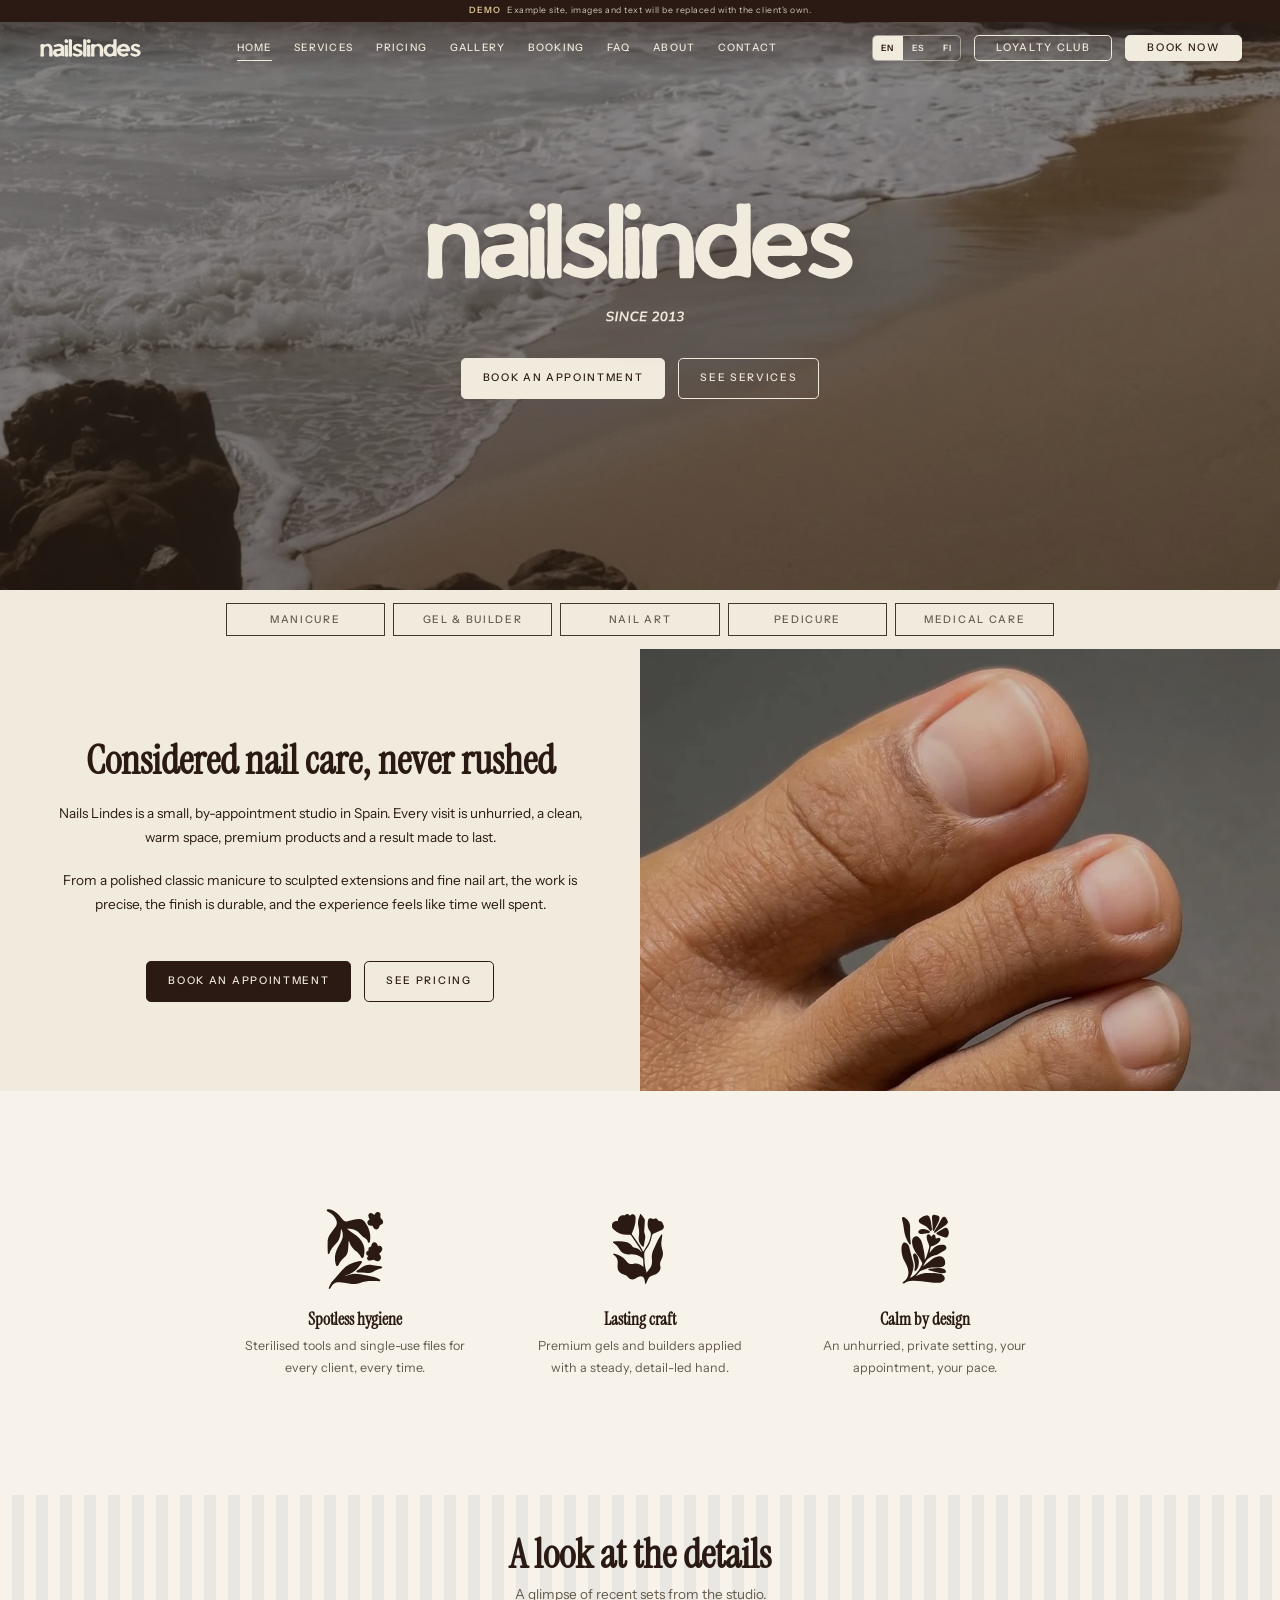
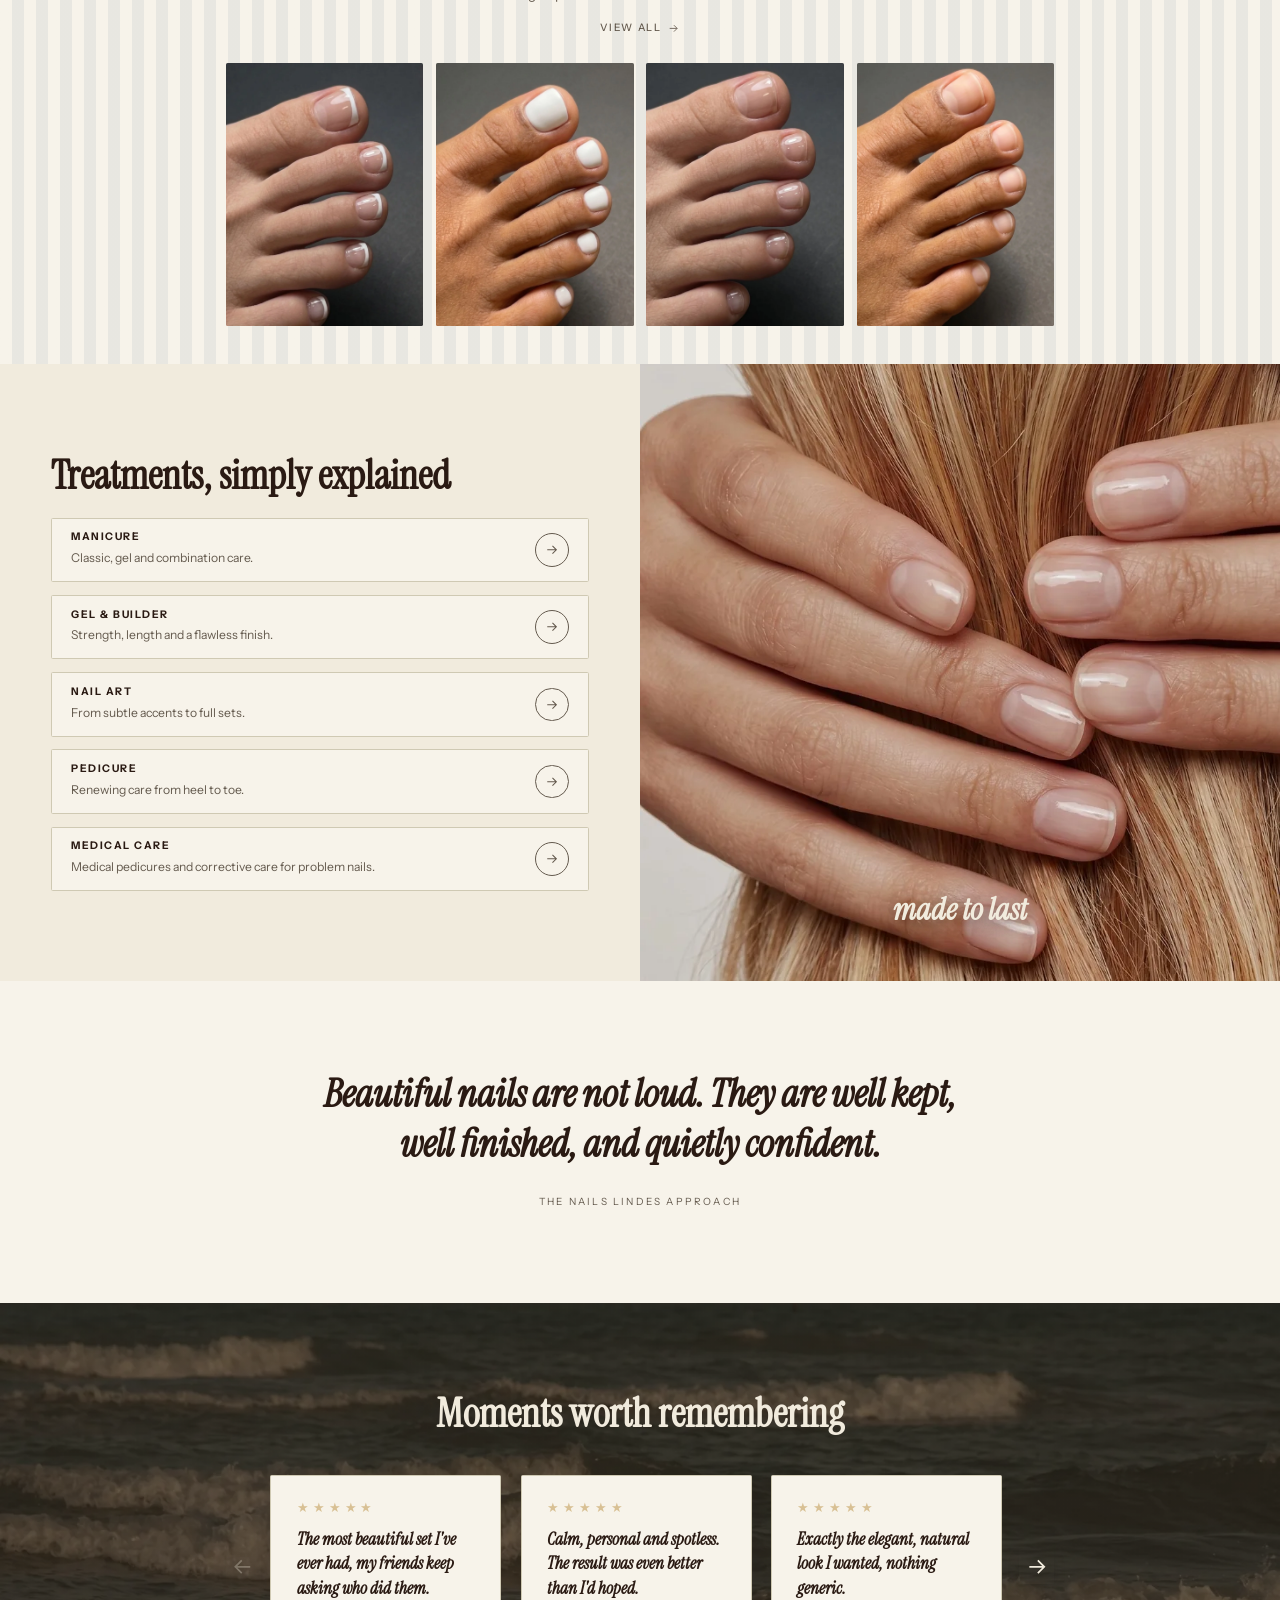
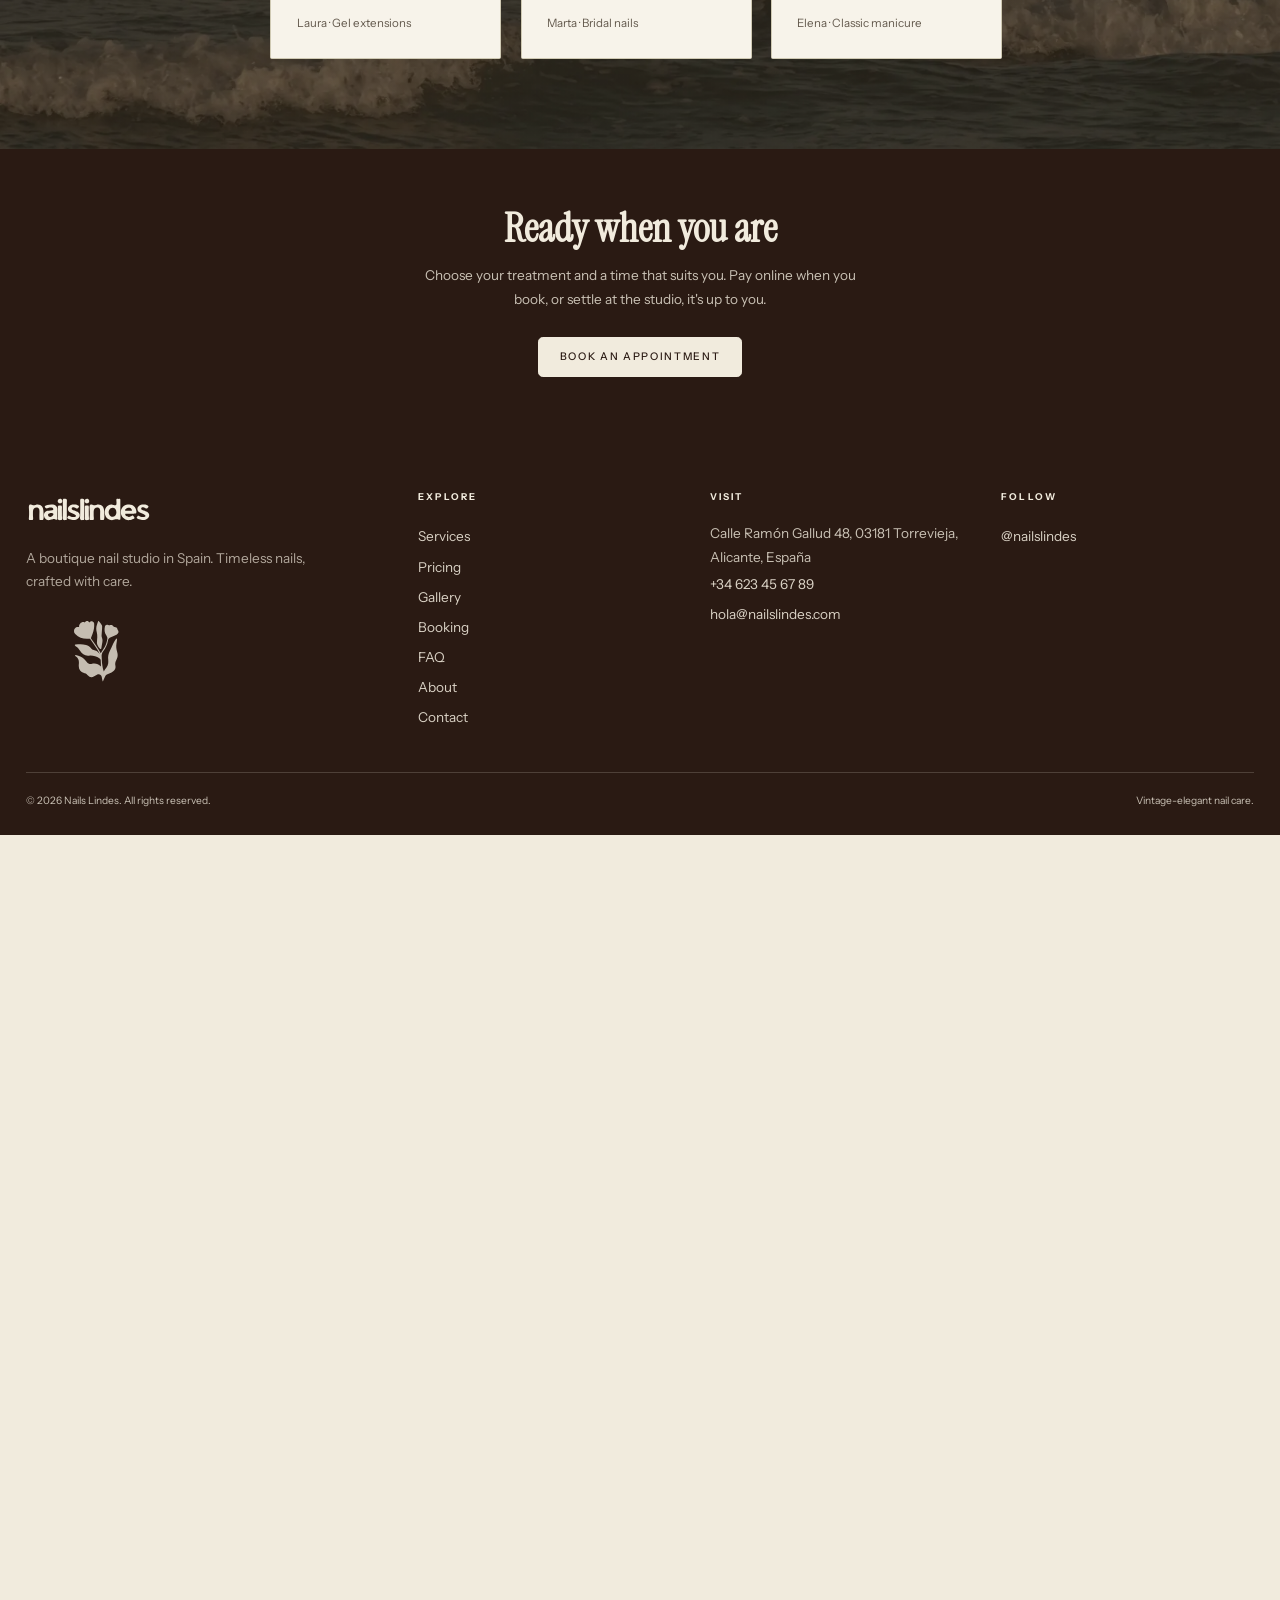
<file: index.html>
<!DOCTYPE html>
<html lang="en">
<head>
  <meta charset="utf-8">
  <meta name="viewport" content="width=device-width, initial-scale=1">
  <title>Nails Lindes, Timeless nails, crafted with care</title>
  <meta name="description" content="Nails Lindes, a boutique nail studio in Spain. Manicures, gel extensions, nail art and pedicures with spotless hygiene, transparent pricing and easy online booking.">
  <link rel="preconnect" href="https://fonts.googleapis.com">
  <link rel="preconnect" href="https://fonts.gstatic.com" crossorigin>
  <link href="https://fonts.googleapis.com/css2?family=Instrument+Sans:ital,wght@0,400;0,500;0,600;0,700;1,400&family=Instrument+Serif:ital@0;1&display=swap" rel="stylesheet">
  <link rel="stylesheet" href="assets/css/styles.css?v=64">
  <link rel="icon" href="assets/logos/mark.svg" type="image/svg+xml">
</head>
<body class="home">
  <div class="demo-bar" role="note">
    <strong data-i18n="demo.tag">Demo</strong>
    <span data-i18n="demo.notice">Example site, images and text will be replaced with the client's own.</span>
  </div>
  <!-- ================= Header ================= -->
  <header class="site-header">
    <div class="container site-header__bar">
      <a class="brand" href="index.html" aria-label="Nails Lindes, home">
        <img class="brand__wordmark brand__wordmark--dark" src="assets/logos/wordmark.svg" alt="Nails Lindes" width="150" height="32">
        <img class="brand__wordmark brand__wordmark--light" src="assets/logos/wordmark-light.svg" alt="" width="150" height="32" aria-hidden="true">
      </a>
      <nav class="nav" id="nav" aria-label="Primary">
        <a class="nav__link" href="index.html" aria-current="page" data-i18n="nav.home">Home</a>
        <a class="nav__link" href="services.html" data-i18n="nav.services">Services</a>
        <a class="nav__link" href="pricing.html" data-i18n="nav.pricing">Pricing</a>
        <a class="nav__link" href="gallery.html" data-i18n="nav.gallery">Gallery</a>
        <a class="nav__link" href="booking.html" data-i18n="nav.booking">Booking</a>
        <a class="nav__link" href="faq.html" data-i18n="nav.faq">FAQ</a>
        <a class="nav__link" href="about.html" data-i18n="nav.about">About</a>
        <a class="nav__link" href="contact.html" data-i18n="nav.contact">Contact</a>
      </nav>
      <div class="header-actions">
        <div class="lang" role="group" aria-label="Language">
          <button class="lang__btn" data-lang="en" type="button">EN</button>
          <button class="lang__btn" data-lang="es" type="button">ES</button>
          <button class="lang__btn" data-lang="fi" type="button">FI</button>
        </div>
        <button class="btn btn--loyalty" type="button" data-loyalty-open aria-haspopup="dialog" data-i18n="loyalty.open">Loyalty club</button>
        <a class="btn" href="booking.html" data-i18n="cta.book">Book now</a>
        <button class="burger" aria-label="Menu" aria-expanded="false" aria-controls="nav">
          <span></span><span></span><span></span>
        </button>
      </div>
    </div>
  </header>

  <main id="main">
    <!-- ================= Hero ================= -->
    <section class="hero">
      <div class="hero__media">
        <img src="assets/img/hero.webp" alt="" width="1600" height="1000">
      </div>
      <div class="hero__inner">
        <h1 class="hero__wordmark"><img src="assets/logos/hero-logo-2.svg?v=64" alt="Nails Lindes"></h1>
        <div class="hero__cta">
          <a class="btn btn--light" data-book href="#" data-i18n="cta.bookAppt">Book an appointment</a>
          <a class="btn btn--ghost" href="services.html" style="--btn-fg:#F1EBDD;border-color:#F1EBDD" data-i18n="cta.seeServices">See services</a>
        </div>
      </div>
    </section>

    <!-- ================= Category bar (golf model) ================= -->
    <section class="catbar-section">
      <div class="container">
        <div class="cat-bar">
          <a class="cat-box" href="services.html#manicure"><span data-i18n="home.do1Title">Manicure</span></a>
          <a class="cat-box" href="services.html#gel-builder"><span data-i18n="home.do2Title">Gel & builder</span></a>
          <a class="cat-box" href="services.html#nail-art"><span data-i18n="home.do3Title">Nail art</span></a>
          <a class="cat-box" href="services.html#pedicure"><span data-i18n="home.do4Title">Pedicure</span></a>
          <a class="cat-box" href="services.html#medical-care"><span data-i18n="home.do5Title">Medical care</span></a>
        </div>
      </div>
    </section>

    <!-- ================= Intro (full-bleed split, model layout) ================= -->
    <section class="fullsplit fullsplit--compact fullsplit--media-last">
      <div class="fullsplit__body fullsplit__body--center reveal">
        <h2 data-i18n="home.introTitle">Considered nail care, never rushed</h2>
        <p data-i18n="home.introBody1">Nails Lindes is a small, by-appointment studio in Spain. Every visit is unhurried, a clean, warm space, premium products and a result made to last.</p>
        <p data-i18n="home.introBody2">From a polished classic manicure to sculpted extensions and fine nail art, the work is precise, the finish is durable, and the experience feels like time well spent.</p>
        <div class="hero__cta">
          <a class="btn" data-book href="#" data-i18n="cta.bookAppt">Book an appointment</a>
          <a class="btn btn--ghost" href="pricing.html" data-i18n="cta.seePricing">See pricing</a>
        </div>
      </div>
      <div class="fullsplit__media reveal"><img src="assets/img/intro-pl2.webp?v=64" alt="Pedicure result at Nails Lindes" loading="lazy" width="900" height="1200"></div>
    </section>

    <!-- ================= Marquee ================= -->

    <!-- ================= Features ================= -->
    <section class="section section--surface">
      <div class="container">
        <div class="feature-grid">
          <div class="feature reveal">
            <img class="feature__icon" src="assets/graphics/g2.svg?v=64" alt="" width="60" height="60" loading="lazy">
            <h3 data-i18n="home.f1Title">Spotless hygiene</h3>
            <p data-i18n="home.f1Body">Sterilised tools and single-use files for every client, every time.</p>
          </div>
          <div class="feature reveal">
            <img class="feature__icon" src="assets/graphics/g3.svg?v=64" alt="" width="60" height="60" loading="lazy">
            <h3 data-i18n="home.f2Title">Lasting craft</h3>
            <p data-i18n="home.f2Body">Premium gels and builders applied with a steady, detail-led hand.</p>
          </div>
          <div class="feature reveal">
            <img class="feature__icon" src="assets/graphics/g4.svg?v=64" alt="" width="60" height="60" loading="lazy">
            <h3 data-i18n="home.f3Title">Calm by design</h3>
            <p data-i18n="home.f3Body">An unhurried, private setting, your appointment, your pace.</p>
          </div>
        </div>
      </div>
    </section>

    <!-- ================= Gallery preview (CLUB GALLERY model) ================= -->
    <section class="section section--stripe">
      <div class="container">
        <div class="gallery-head">
          <div>
            <h2 style="margin:0 0 .4rem" data-i18n="home.galleryTitle">A look at the details</h2>
            <p class="muted" style="margin:0" data-i18n="home.gallerySub">A glimpse of recent sets from the studio.</p>
          </div>
          <a class="link-arrow" href="gallery.html">
            <span data-i18n="cta.viewAll">View all</span>
            <svg viewBox="0 0 24 24" fill="none" stroke="currentColor" stroke-width="1.6"><path d="M5 12h14M13 6l6 6-6 6"/></svg>
          </a>
        </div>
        <div class="gallery-row">
          <a class="thumb reveal" href="gallery.html"><img src="assets/img/galh-1.webp?v=64" alt="Pedicure at Nails Lindes" loading="lazy" width="1600" height="1200"></a>
          <a class="thumb reveal" href="gallery.html"><img src="assets/img/galh-2.webp?v=64" alt="Pedicure at Nails Lindes" loading="lazy" width="1600" height="1200"></a>
          <a class="thumb reveal" href="gallery.html"><img src="assets/img/galh-3.webp?v=64" alt="Pedicure at Nails Lindes" loading="lazy" width="1600" height="1200"></a>
          <a class="thumb reveal" href="gallery.html"><img src="assets/img/galh-4.webp?v=64" alt="Pedicure at Nails Lindes" loading="lazy" width="1600" height="1200"></a>
        </div>
      </div>
    </section>

    <!-- ================= Striped divider ================= -->

    <!-- ================= Treatments (full-bleed split, model layout) ================= -->
    <section class="fullsplit">
      <div class="fullsplit__body reveal">
        <h2 data-i18n="home.doTitle">Treatments, simply explained</h2>
        <ul class="linklist">
          <li><a class="linklist__item" href="services.html#manicure">
            <span><h4 data-i18n="home.do1Title">Manicure</h4><p data-i18n="home.do1Body">Classic, gel and combination care.</p></span>
            <svg class="linklist__chev" viewBox="0 0 24 24" fill="none" stroke="currentColor" stroke-width="1.6"><path d="M5 12h14M13 6l6 6-6 6"/></svg>
          </a></li>
          <li><a class="linklist__item" href="services.html#gel-builder">
            <span><h4 data-i18n="home.do2Title">Gel & builder</h4><p data-i18n="home.do2Body">Strength, length and a flawless finish.</p></span>
            <svg class="linklist__chev" viewBox="0 0 24 24" fill="none" stroke="currentColor" stroke-width="1.6"><path d="M5 12h14M13 6l6 6-6 6"/></svg>
          </a></li>
          <li><a class="linklist__item" href="services.html#nail-art">
            <span><h4 data-i18n="home.do3Title">Nail art</h4><p data-i18n="home.do3Body">From subtle accents to full sets.</p></span>
            <svg class="linklist__chev" viewBox="0 0 24 24" fill="none" stroke="currentColor" stroke-width="1.6"><path d="M5 12h14M13 6l6 6-6 6"/></svg>
          </a></li>
          <li><a class="linklist__item" href="services.html#pedicure">
            <span><h4 data-i18n="home.do4Title">Pedicure</h4><p data-i18n="home.do4Body">Renewing care from heel to toe.</p></span>
            <svg class="linklist__chev" viewBox="0 0 24 24" fill="none" stroke="currentColor" stroke-width="1.6"><path d="M5 12h14M13 6l6 6-6 6"/></svg>
          </a></li>
          <li><a class="linklist__item" href="services.html#medical-care">
            <span><h4 data-i18n="home.do5Title">Medical care</h4><p data-i18n="home.do5Body">Medical pedicures and corrective care for problem nails.</p></span>
            <svg class="linklist__chev" viewBox="0 0 24 24" fill="none" stroke="currentColor" stroke-width="1.6"><path d="M5 12h14M13 6l6 6-6 6"/></svg>
          </a></li>
        </ul>
      </div>
      <div class="fullsplit__media reveal">
        <img src="assets/img/treat-ref.webp?v=64" alt="Pedicure result at Nails Lindes" loading="lazy" width="900" height="1200">
        <span class="fullsplit__script">made to last</span>
      </div>
    </section>

    <!-- ================= Quote band ================= -->
    <section class="section section--surface">
      <div class="container quote-band">
        <p class="quote-band__mark" data-i18n="home.quote">Beautiful nails are not loud. They are well kept, well finished, and quietly confident.</p>
        <cite data-i18n="home.quoteCite">The Nails Lindes approach</cite>
      </div>
    </section>

    <!-- ================= Testimonials ================= -->
    <section class="section testi">
      <div class="container">
        <div class="section-head section-head--center">
          <h2 style="margin:0" data-i18n="testi.title">Moments worth remembering</h2>
        </div>
        <div class="testi-wrap">
          <button class="testi-arrow testi-arrow--prev" data-testi-prev type="button" aria-label="Previous" data-i18n-attr="aria-label:testi.prev">
            <svg viewBox="0 0 24 24" fill="none" stroke="currentColor" stroke-width="1.6"><path d="M19 12H5M11 6l-6 6 6 6"/></svg>
          </button>
          <div class="testi-viewport">
            <div class="testi-track">
            <figure class="testi-card reveal">
              <div class="testi-stars" role="img" aria-label="5 / 5">★★★★★</div>
              <blockquote data-i18n="testi.q1">The most beautiful set I've ever had.</blockquote>
              <cite data-i18n="testi.a1">Laura · Gel extensions</cite>
            </figure>
            <figure class="testi-card reveal">
              <div class="testi-stars" role="img" aria-label="5 / 5">★★★★★</div>
              <blockquote data-i18n="testi.q2">Calm, personal and spotless.</blockquote>
              <cite data-i18n="testi.a2">Marta · Bridal nails</cite>
            </figure>
            <figure class="testi-card reveal">
              <div class="testi-stars" role="img" aria-label="5 / 5">★★★★★</div>
              <blockquote data-i18n="testi.q3">Exactly the elegant, natural look I wanted.</blockquote>
              <cite data-i18n="testi.a3">Elena · Classic manicure</cite>
            </figure>
            <figure class="testi-card reveal">
              <div class="testi-stars" role="img" aria-label="5 / 5">★★★★★</div>
              <blockquote data-i18n="testi.q4">Three weeks on and they still look freshly done.</blockquote>
              <cite data-i18n="testi.a4">Sofía · Gel manicure</cite>
            </figure>
            <figure class="testi-card reveal">
              <div class="testi-stars" role="img" aria-label="5 / 5">★★★★★</div>
              <blockquote data-i18n="testi.q5">I've finally found my nail artist.</blockquote>
              <cite data-i18n="testi.a5">Carmen · Nail art</cite>
            </figure>
            <figure class="testi-card reveal">
              <div class="testi-stars" role="img" aria-label="5 / 5">★★★★★</div>
              <blockquote data-i18n="testi.q6">Relaxing from start to finish.</blockquote>
              <cite data-i18n="testi.a6">Natalia · Spa pedicure</cite>
            </figure>
            </div>
          </div>
          <button class="testi-arrow testi-arrow--next" data-testi-next type="button" aria-label="Next" data-i18n-attr="aria-label:testi.next">
            <svg viewBox="0 0 24 24" fill="none" stroke="currentColor" stroke-width="1.6"><path d="M5 12h14M13 6l6 6-6 6"/></svg>
          </button>
        </div>
      </div>
    </section>


    <!-- ================= CTA band ================= -->
    <section class="section--tight section section--dark cta-band">
      <div class="container">
        <h2 data-i18n="home.ctaTitle">Ready when you are</h2>
        <p data-i18n="home.ctaBody">Choose your treatment and a time that suits you. Pay online when you book, or settle at the studio, it's up to you.</p>
        <a class="btn btn--light" data-book href="#" data-i18n="cta.bookAppt">Book an appointment</a>
      </div>
    </section>
  </main>

  <!-- ================= Footer ================= -->
  <footer class="site-footer">
    <div class="container">
      <div class="footer-grid">
        <div class="footer-col">
          <a class="brand" href="index.html" aria-label="Nails Lindes, home">
            <img class="footer-logo" src="assets/logos/wordmark-light.svg" alt="Nails Lindes" width="170" height="36">
          </a>
          <p class="muted" style="margin-top:1rem;max-width:34ch" data-i18n="footer.tagline">A boutique nail studio in Spain.</p>
          <img class="footer-illus" src="assets/graphics/footer-illus.svg" alt="" width="120" height="90" style="margin-top:1.6rem">
        </div>
        <div class="footer-col">
          <h4 data-i18n="footer.explore">Explore</h4>
          <ul>
            <li><a href="services.html" data-i18n="nav.services">Services</a></li>
            <li><a href="pricing.html" data-i18n="nav.pricing">Pricing</a></li>
            <li><a href="gallery.html" data-i18n="nav.gallery">Gallery</a></li>
            <li><a href="booking.html" data-i18n="nav.booking">Booking</a></li>
            <li><a href="faq.html" data-i18n="nav.faq">FAQ</a></li>
            <li><a href="about.html" data-i18n="nav.about">About</a></li>
            <li><a href="contact.html" data-i18n="nav.contact">Contact</a></li>
          </ul>
        </div>
        <div class="footer-col">
          <h4 data-i18n="footer.visit">Visit</h4>
          <ul>
            <li><span data-config="address">Calle Ramón Gallud 48, Torrevieja</span></li>
            <li><a data-config="phone" href="#">+34 623 45 67 89</a></li>
            <li><a data-config="email" href="#">hola@nailslindes.com</a></li>
          </ul>
        </div>
        <div class="footer-col">
          <h4 data-i18n="footer.followTitle">Follow</h4>
          <ul>
            <li><a data-config="instagram" href="#" target="_blank" rel="noopener">@nailslindes</a></li>
          </ul>
        </div>
      </div>
      <div class="footer-bottom">
        <span>© <span data-year>2026</span> Nails Lindes. <span data-i18n="footer.rights">All rights reserved.</span></span>
        <span data-i18n="footer.built">Vintage-elegant nail care.</span>
      </div>
    </div>
  </footer>

  <script src="assets/js/config.js?v=64"></script>
  <script src="assets/js/i18n.js?v=64"></script>
  <script src="assets/js/main.js?v=64"></script>
</body>
</html>
</file>
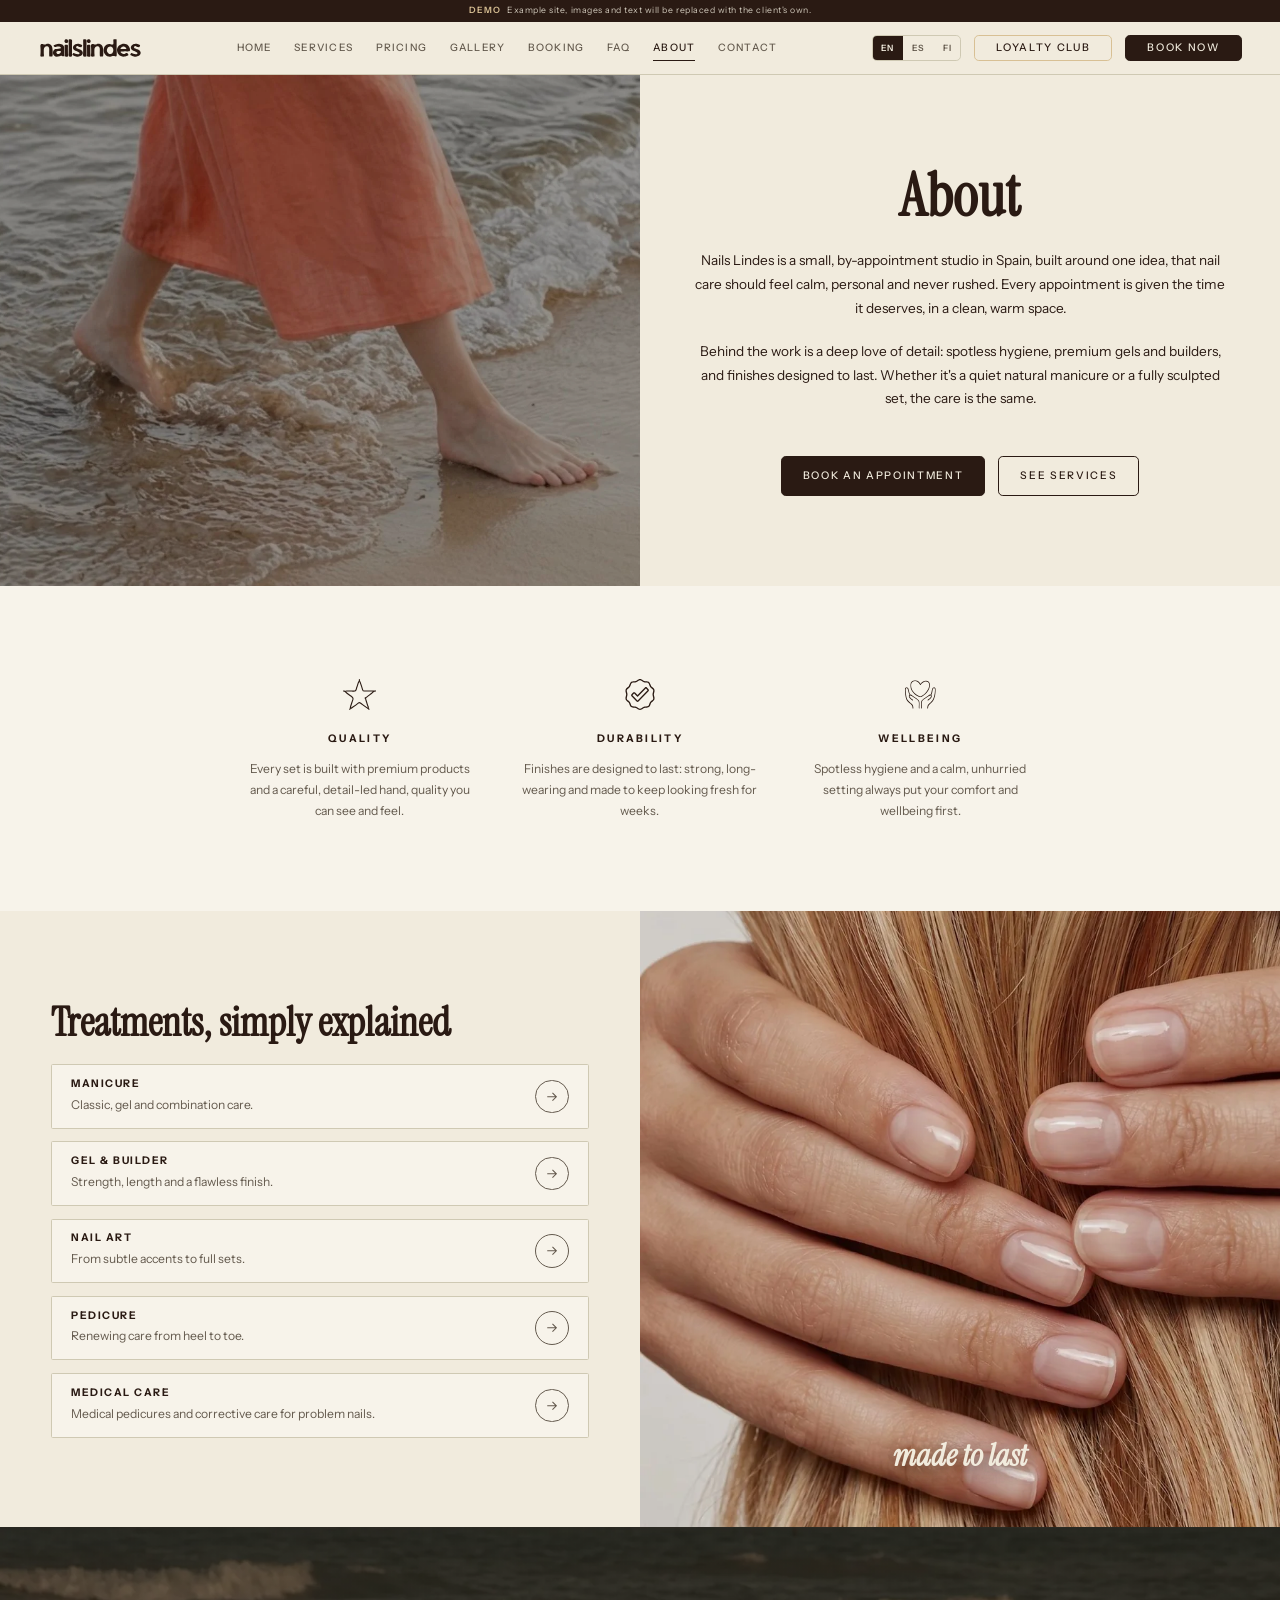
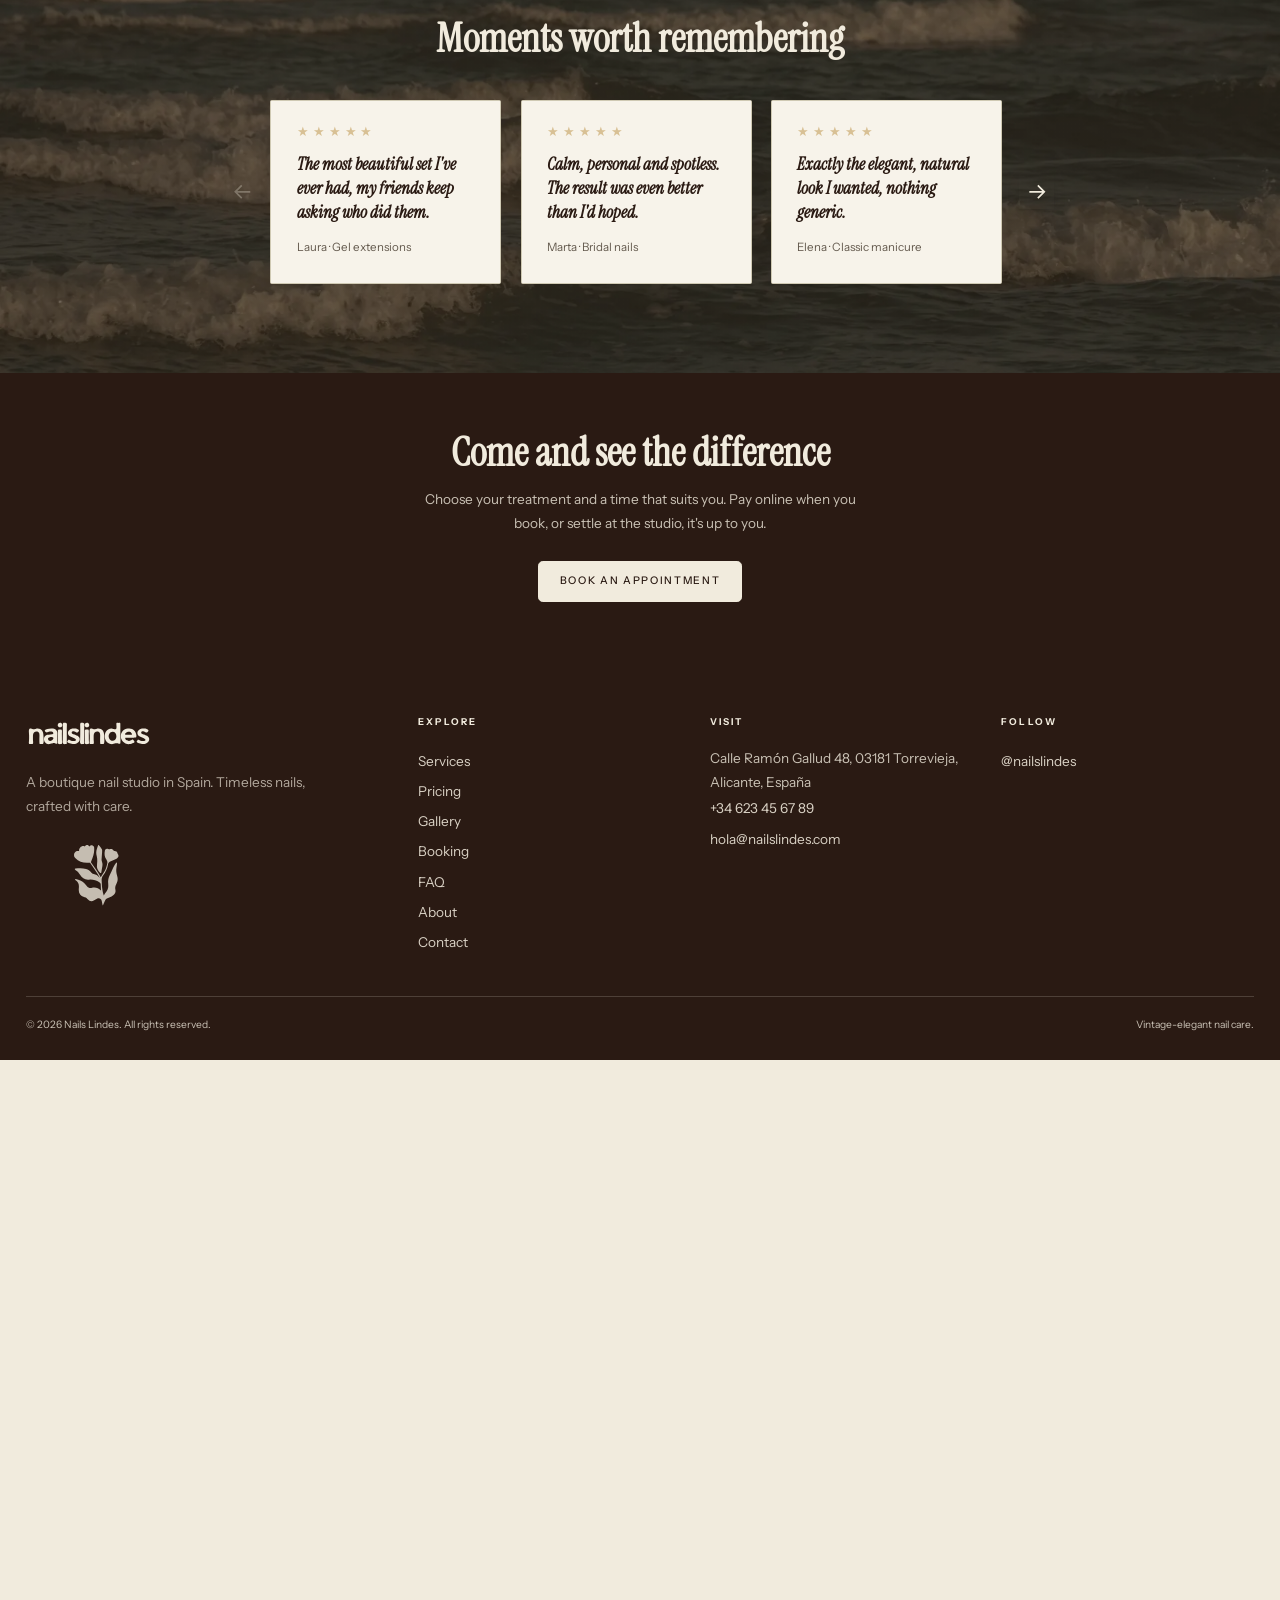
<file: about.html>
<!DOCTYPE html>
<html lang="en">
<head>
  <meta charset="utf-8">
  <meta name="viewport" content="width=device-width, initial-scale=1">
  <title>About, Nails Lindes</title>
  <meta name="description" content="The story behind Nails Lindes, a small Spanish nail studio built on care, hygiene and a love of detail.">
  <link rel="preconnect" href="https://fonts.googleapis.com">
  <link rel="preconnect" href="https://fonts.gstatic.com" crossorigin>
  <link href="https://fonts.googleapis.com/css2?family=Instrument+Sans:ital,wght@0,400;0,500;0,600;0,700;1,400&family=Instrument+Serif:ital@0;1&display=swap" rel="stylesheet">
  <link rel="stylesheet" href="assets/css/styles.css?v=64">
  <link rel="icon" href="assets/logos/mark.svg" type="image/svg+xml">
</head>
<body>
  <div class="demo-bar" role="note">
    <strong data-i18n="demo.tag">Demo</strong>
    <span data-i18n="demo.notice">Example site, images and text will be replaced with the client's own.</span>
  </div>
  <header class="site-header">
    <div class="container site-header__bar">
      <a class="brand" href="index.html" aria-label="Nails Lindes, home">
        <img class="brand__wordmark brand__wordmark--dark" src="assets/logos/wordmark.svg" alt="Nails Lindes" width="150" height="32">
        <img class="brand__wordmark brand__wordmark--light" src="assets/logos/wordmark-light.svg" alt="" width="150" height="32" aria-hidden="true">
      </a>
      <nav class="nav" id="nav" aria-label="Primary">
        <a class="nav__link" href="index.html" data-i18n="nav.home">Home</a>
        <a class="nav__link" href="services.html" data-i18n="nav.services">Services</a>
        <a class="nav__link" href="pricing.html" data-i18n="nav.pricing">Pricing</a>
        <a class="nav__link" href="gallery.html" data-i18n="nav.gallery">Gallery</a>
        <a class="nav__link" href="booking.html" data-i18n="nav.booking">Booking</a>
        <a class="nav__link" href="faq.html" data-i18n="nav.faq">FAQ</a>
        <a class="nav__link" href="about.html" aria-current="page" data-i18n="nav.about">About</a>
        <a class="nav__link" href="contact.html" data-i18n="nav.contact">Contact</a>
      </nav>
      <div class="header-actions">
        <div class="lang" role="group" aria-label="Language">
          <button class="lang__btn" data-lang="en" type="button">EN</button>
          <button class="lang__btn" data-lang="es" type="button">ES</button>
          <button class="lang__btn" data-lang="fi" type="button">FI</button>
        </div>
        <button class="btn btn--loyalty" type="button" data-loyalty-open aria-haspopup="dialog" data-i18n="loyalty.open">Loyalty club</button>
        <a class="btn" href="booking.html" data-i18n="cta.book">Book now</a>
        <button class="burger" aria-label="Menu" aria-expanded="false" aria-controls="nav"><span></span><span></span><span></span></button>
      </div>
    </div>
  </header>

  <main id="main">
    <!-- About intro: full-bleed split (image left / text right) -->
    <section class="fullsplit fullsplit--compact">
      <div class="fullsplit__media reveal"><img src="assets/img/about-hero.webp?v=64" alt="About Nails Lindes" loading="lazy" width="1262" height="966"></div>
      <div class="fullsplit__body fullsplit__body--center reveal">
        <h1 data-i18n="about.heroTitle">About</h1>
        <p data-i18n="about.introBody1">Nails Lindes is a small, by-appointment studio in Spain, built around one idea, that nail care should feel calm, personal and never rushed. Every appointment is given the time it deserves, in a clean, warm space.</p>
        <p data-i18n="about.introBody2">Behind the work is a deep love of detail: spotless hygiene, premium gels and builders, and finishes designed to last. Whether it's a quiet natural manicure or a fully sculpted set, the care is the same.</p>
        <div class="hero__cta">
          <a class="btn" data-book href="#" data-i18n="cta.bookAppt">Book an appointment</a>
          <a class="btn btn--ghost" href="services.html" data-i18n="cta.seeServices">See services</a>
        </div>
      </div>
    </section>

    <!-- Values (quality / durability / wellbeing) -->
    <section class="section section--surface">
      <div class="container">
        <div class="values-grid">
          <div class="value reveal">
            <img class="value__icon" src="assets/graphics/val-quality.svg?v=64" alt="" width="48" height="48" loading="lazy">
            <h3 class="value__title" data-i18n="about.val1Title">Quality</h3>
            <p class="value__text" data-i18n="about.val1Body">Every set is built with premium products and a careful, detail-led hand, quality you can see and feel.</p>
          </div>
          <div class="value reveal">
            <img class="value__icon" src="assets/graphics/val-durability.svg?v=64" alt="" width="48" height="48" loading="lazy">
            <h3 class="value__title" data-i18n="about.val2Title">Durability</h3>
            <p class="value__text" data-i18n="about.val2Body">Finishes are designed to last: strong, long-wearing and made to keep looking fresh for weeks.</p>
          </div>
          <div class="value reveal">
            <img class="value__icon" src="assets/graphics/val-wellbeing.svg?v=64" alt="" width="48" height="48" loading="lazy">
            <h3 class="value__title" data-i18n="about.val3Title">Wellbeing</h3>
            <p class="value__text" data-i18n="about.val3Body">Spotless hygiene and a calm, unhurried setting always put your comfort and wellbeing first.</p>
          </div>
        </div>
      </div>
    </section>

    <!-- Treatments (full-bleed split, copied from home) -->
    <section class="fullsplit">
      <div class="fullsplit__body reveal">
        <h2 data-i18n="home.doTitle">Treatments, simply explained</h2>
        <ul class="linklist">
          <li><a class="linklist__item" href="services.html#manicure">
            <span><h4 data-i18n="home.do1Title">Manicure</h4><p data-i18n="home.do1Body">Classic, gel and combination care.</p></span>
            <svg class="linklist__chev" viewBox="0 0 24 24" fill="none" stroke="currentColor" stroke-width="1.6"><path d="M5 12h14M13 6l6 6-6 6"/></svg>
          </a></li>
          <li><a class="linklist__item" href="services.html#gel-builder">
            <span><h4 data-i18n="home.do2Title">Gel & builder</h4><p data-i18n="home.do2Body">Strength, length and a flawless finish.</p></span>
            <svg class="linklist__chev" viewBox="0 0 24 24" fill="none" stroke="currentColor" stroke-width="1.6"><path d="M5 12h14M13 6l6 6-6 6"/></svg>
          </a></li>
          <li><a class="linklist__item" href="services.html#nail-art">
            <span><h4 data-i18n="home.do3Title">Nail art</h4><p data-i18n="home.do3Body">From subtle accents to full sets.</p></span>
            <svg class="linklist__chev" viewBox="0 0 24 24" fill="none" stroke="currentColor" stroke-width="1.6"><path d="M5 12h14M13 6l6 6-6 6"/></svg>
          </a></li>
          <li><a class="linklist__item" href="services.html#pedicure">
            <span><h4 data-i18n="home.do4Title">Pedicure</h4><p data-i18n="home.do4Body">Renewing care from heel to toe.</p></span>
            <svg class="linklist__chev" viewBox="0 0 24 24" fill="none" stroke="currentColor" stroke-width="1.6"><path d="M5 12h14M13 6l6 6-6 6"/></svg>
          </a></li>
          <li><a class="linklist__item" href="services.html#medical-care">
            <span><h4 data-i18n="home.do5Title">Medical care</h4><p data-i18n="home.do5Body">Medical pedicures and corrective care for problem nails.</p></span>
            <svg class="linklist__chev" viewBox="0 0 24 24" fill="none" stroke="currentColor" stroke-width="1.6"><path d="M5 12h14M13 6l6 6-6 6"/></svg>
          </a></li>
        </ul>
      </div>
      <div class="fullsplit__media reveal">
        <img src="assets/img/treat-ref.webp?v=64" alt="Manicure result at Nails Lindes" loading="lazy" width="900" height="1200">
        <span class="fullsplit__script">made to last</span>
      </div>
    </section>



    <!-- Testimonials (replaces 'What guides the work') -->
    <section class="section testi">
      <div class="container">
        <div class="section-head section-head--center">
          <h2 style="margin:0" data-i18n="testi.title">Moments worth remembering</h2>
        </div>
        <div class="testi-wrap">
          <button class="testi-arrow testi-arrow--prev" data-testi-prev type="button" aria-label="Previous" data-i18n-attr="aria-label:testi.prev">
            <svg viewBox="0 0 24 24" fill="none" stroke="currentColor" stroke-width="1.6"><path d="M19 12H5M11 6l-6 6 6 6"/></svg>
          </button>
          <div class="testi-viewport">
            <div class="testi-track">
            <figure class="testi-card reveal">
              <div class="testi-stars" role="img" aria-label="5 / 5">★★★★★</div>
              <blockquote data-i18n="testi.q1">The most beautiful set I've ever had.</blockquote>
              <cite data-i18n="testi.a1">Laura · Gel extensions</cite>
            </figure>
            <figure class="testi-card reveal">
              <div class="testi-stars" role="img" aria-label="5 / 5">★★★★★</div>
              <blockquote data-i18n="testi.q2">Calm, personal and spotless.</blockquote>
              <cite data-i18n="testi.a2">Marta · Bridal nails</cite>
            </figure>
            <figure class="testi-card reveal">
              <div class="testi-stars" role="img" aria-label="5 / 5">★★★★★</div>
              <blockquote data-i18n="testi.q3">Exactly the elegant, natural look I wanted.</blockquote>
              <cite data-i18n="testi.a3">Elena · Classic manicure</cite>
            </figure>
            <figure class="testi-card reveal">
              <div class="testi-stars" role="img" aria-label="5 / 5">★★★★★</div>
              <blockquote data-i18n="testi.q4">Three weeks on and they still look freshly done.</blockquote>
              <cite data-i18n="testi.a4">Sofía · Gel manicure</cite>
            </figure>
            <figure class="testi-card reveal">
              <div class="testi-stars" role="img" aria-label="5 / 5">★★★★★</div>
              <blockquote data-i18n="testi.q5">I've finally found my nail artist.</blockquote>
              <cite data-i18n="testi.a5">Carmen · Nail art</cite>
            </figure>
            <figure class="testi-card reveal">
              <div class="testi-stars" role="img" aria-label="5 / 5">★★★★★</div>
              <blockquote data-i18n="testi.q6">Relaxing from start to finish.</blockquote>
              <cite data-i18n="testi.a6">Natalia · Spa pedicure</cite>
            </figure>
            </div>
          </div>
          <button class="testi-arrow testi-arrow--next" data-testi-next type="button" aria-label="Next" data-i18n-attr="aria-label:testi.next">
            <svg viewBox="0 0 24 24" fill="none" stroke="currentColor" stroke-width="1.6"><path d="M5 12h14M13 6l6 6-6 6"/></svg>
          </button>
        </div>
      </div>
    </section>

    <section class="section--tight section section--dark cta-band">
      <div class="container">
        <h2 data-i18n="about.ctaTitle">Come and see the difference</h2>
        <p data-i18n="home.ctaBody">Choose your treatment and a time that suits you.</p>
        <a class="btn btn--light" data-book href="#" data-i18n="cta.bookAppt">Book an appointment</a>
      </div>
    </section>
  </main>

  <footer class="site-footer">
    <div class="container">
      <div class="footer-grid">
        <div class="footer-col">
          <a class="brand" href="index.html" aria-label="Nails Lindes, home">
            <img class="footer-logo" src="assets/logos/wordmark-light.svg" alt="Nails Lindes" width="170" height="36">
          </a>
          <p class="muted" style="margin-top:1rem;max-width:34ch" data-i18n="footer.tagline">A boutique nail studio in Spain.</p>
          <img class="footer-illus" src="assets/graphics/footer-illus.svg" alt="" width="120" height="90" style="margin-top:1.6rem">
        </div>
        <div class="footer-col">
          <h4 data-i18n="footer.explore">Explore</h4>
          <ul>
            <li><a href="services.html" data-i18n="nav.services">Services</a></li>
            <li><a href="pricing.html" data-i18n="nav.pricing">Pricing</a></li>
            <li><a href="gallery.html" data-i18n="nav.gallery">Gallery</a></li>
            <li><a href="booking.html" data-i18n="nav.booking">Booking</a></li>
            <li><a href="faq.html" data-i18n="nav.faq">FAQ</a></li>
            <li><a href="about.html" data-i18n="nav.about">About</a></li>
            <li><a href="contact.html" data-i18n="nav.contact">Contact</a></li>
          </ul>
        </div>
        <div class="footer-col">
          <h4 data-i18n="footer.visit">Visit</h4>
          <ul>
            <li><span data-config="address">Calle Ramón Gallud 48, Torrevieja</span></li>
            <li><a data-config="phone" href="#">+34 623 45 67 89</a></li>
            <li><a data-config="email" href="#">hola@nailslindes.com</a></li>
          </ul>
        </div>
        <div class="footer-col">
          <h4 data-i18n="footer.followTitle">Follow</h4>
          <ul>
            <li><a data-config="instagram" href="#" target="_blank" rel="noopener">@nailslindes</a></li>
          </ul>
        </div>
      </div>
      <div class="footer-bottom">
        <span>© <span data-year>2026</span> Nails Lindes. <span data-i18n="footer.rights">All rights reserved.</span></span>
        <span data-i18n="footer.built">Vintage-elegant nail care.</span>
      </div>
    </div>
  </footer>

  <script src="assets/js/config.js?v=64"></script>
  <script src="assets/js/i18n.js?v=64"></script>
  <script src="assets/js/main.js?v=64"></script>
</body>
</html>
</file>
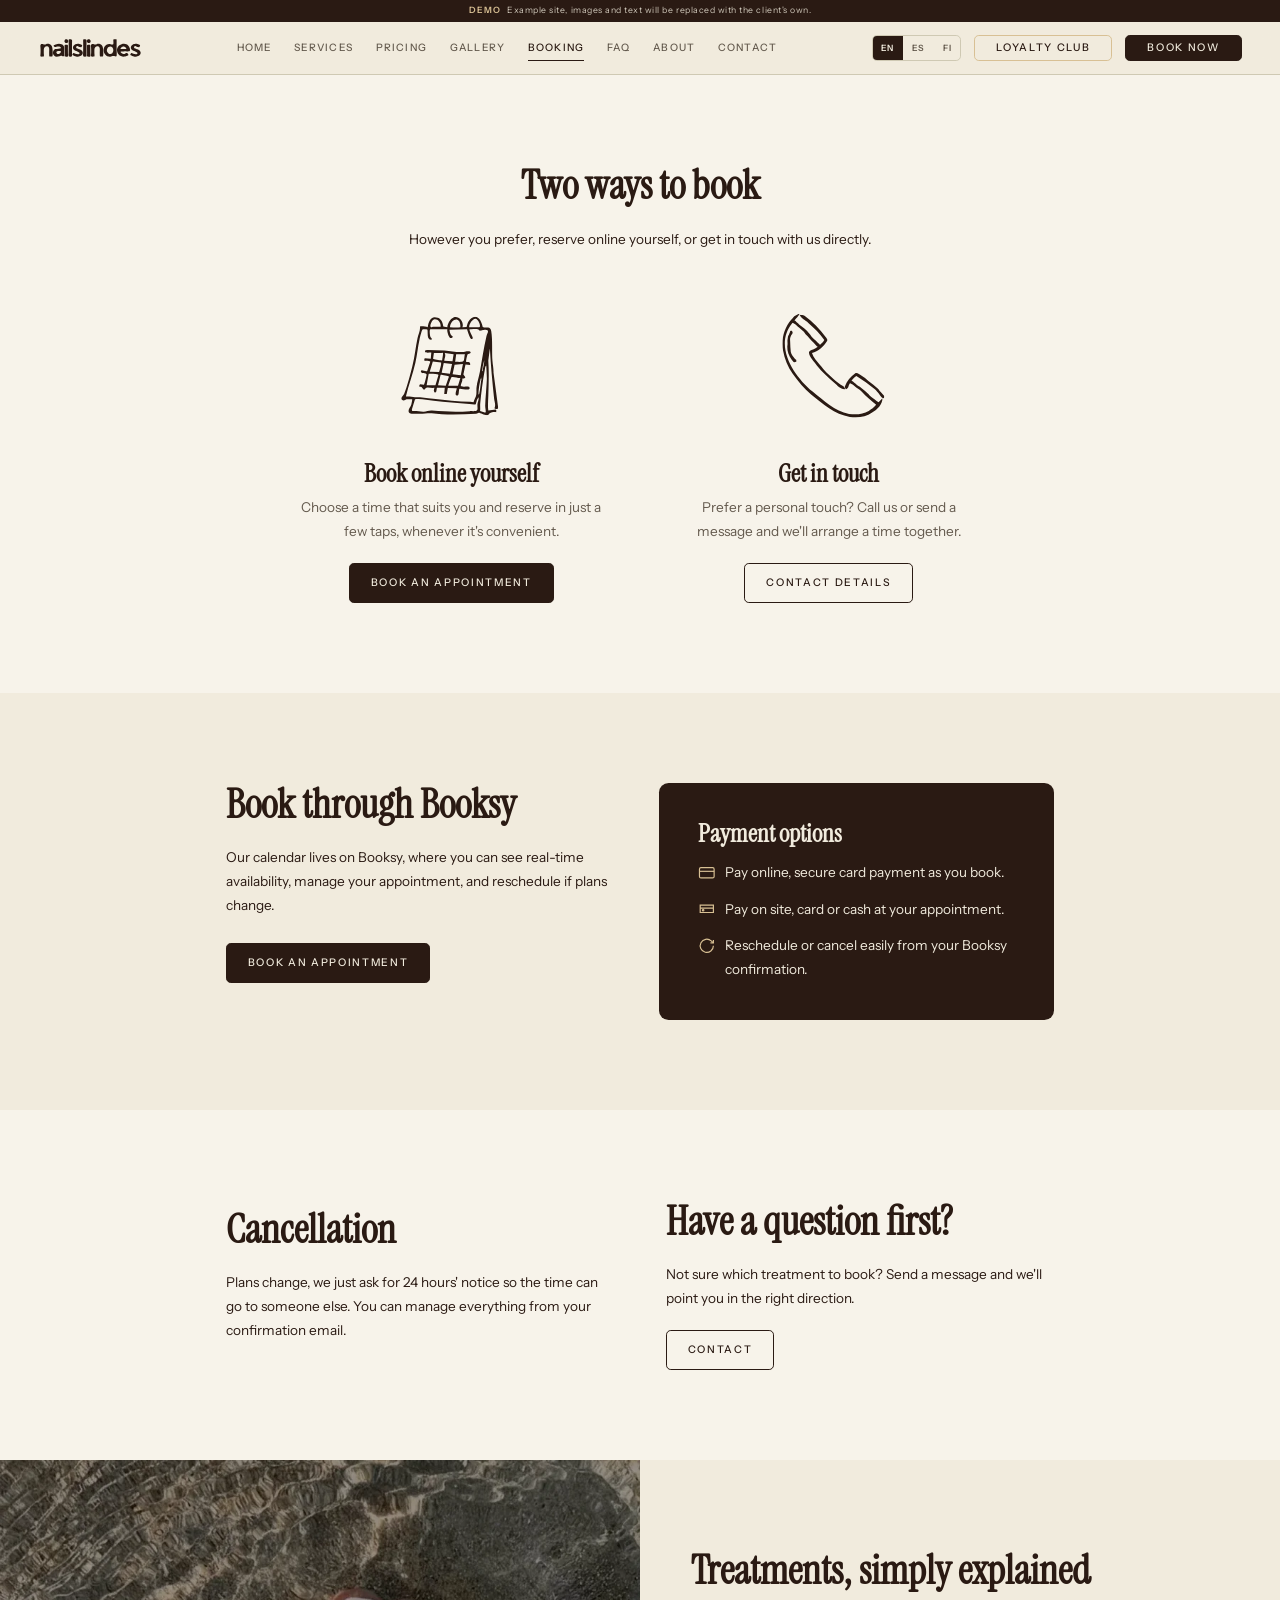
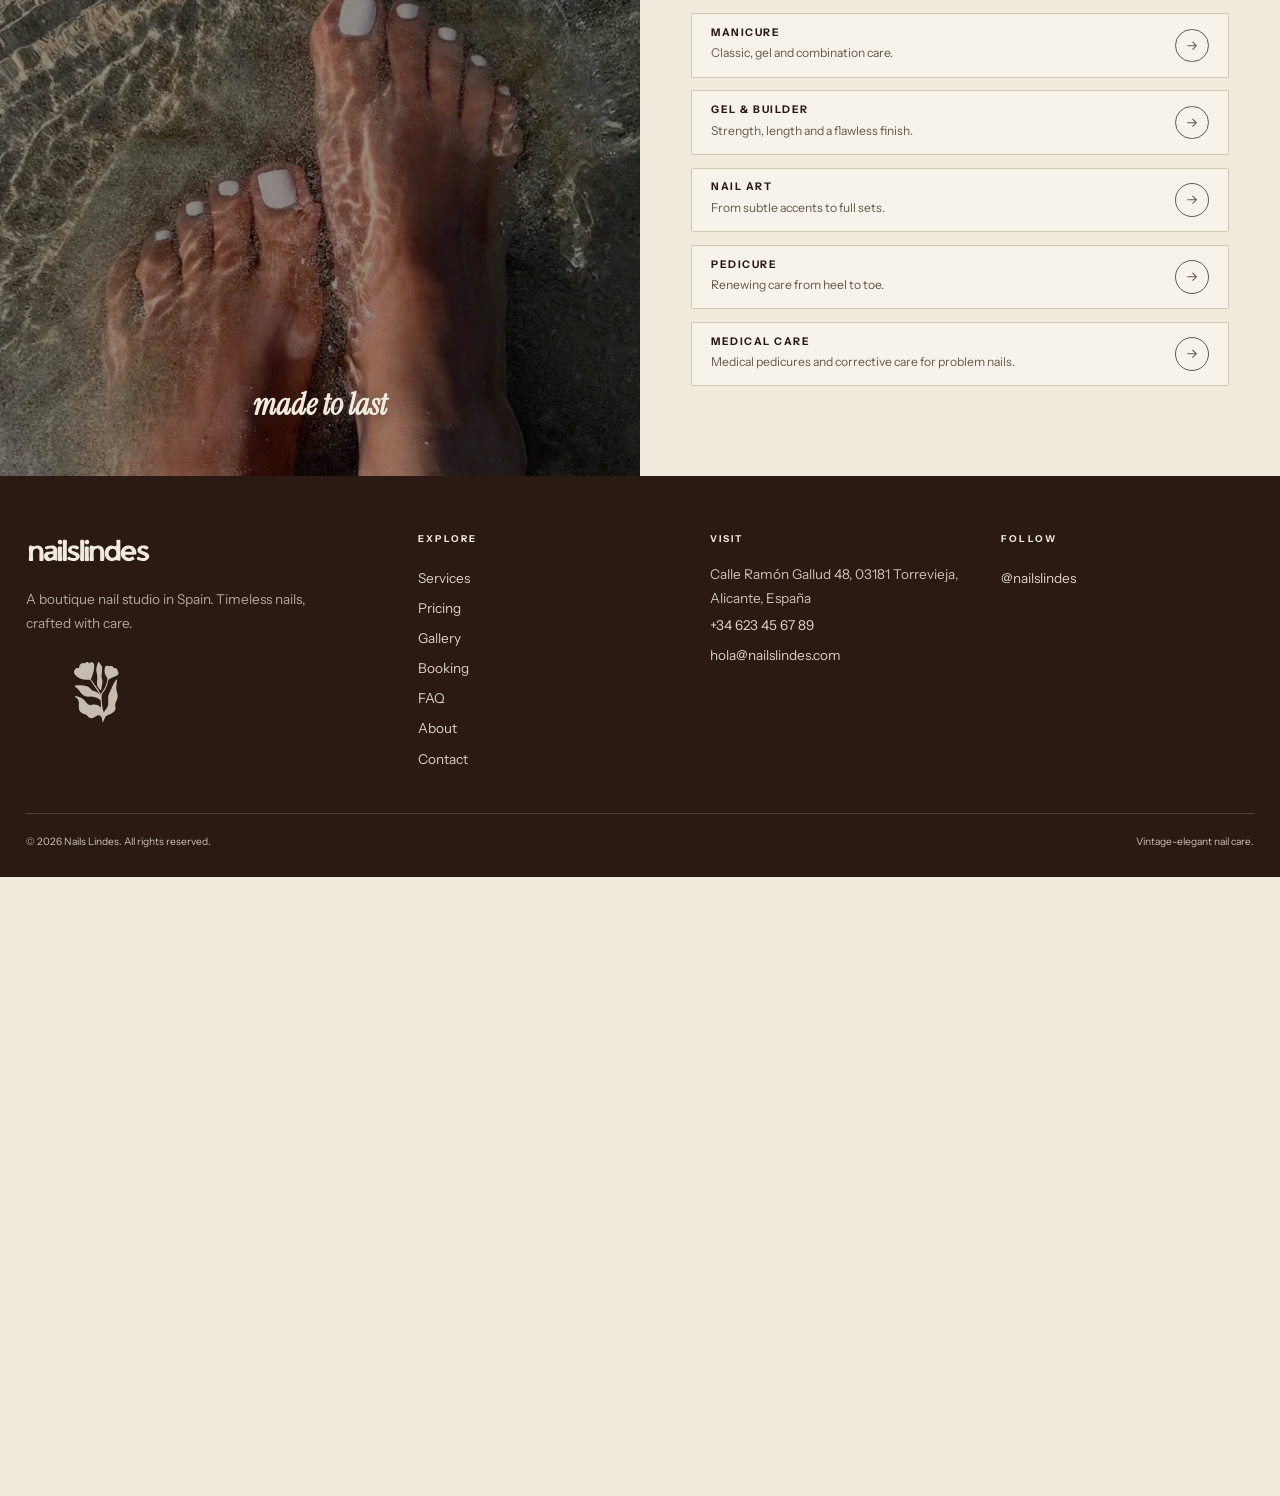
<file: booking.html>
<!DOCTYPE html>
<html lang="en">
<head>
  <meta charset="utf-8">
  <meta name="viewport" content="width=device-width, initial-scale=1">
  <title>Booking, Nails Lindes</title>
  <meta name="description" content="Book your appointment at Nails Lindes online through Booksy. See live availability, pay online or in studio, and manage your booking easily.">
  <link rel="preconnect" href="https://fonts.googleapis.com">
  <link rel="preconnect" href="https://fonts.gstatic.com" crossorigin>
  <link href="https://fonts.googleapis.com/css2?family=Instrument+Sans:ital,wght@0,400;0,500;0,600;0,700;1,400&family=Instrument+Serif:ital@0;1&display=swap" rel="stylesheet">
  <link rel="stylesheet" href="assets/css/styles.css?v=64">
  <link rel="icon" href="assets/logos/mark.svg" type="image/svg+xml">
</head>
<body>
  <div class="demo-bar" role="note">
    <strong data-i18n="demo.tag">Demo</strong>
    <span data-i18n="demo.notice">Example site, images and text will be replaced with the client's own.</span>
  </div>
  <header class="site-header">
    <div class="container site-header__bar">
      <a class="brand" href="index.html" aria-label="Nails Lindes, home">
        <img class="brand__wordmark brand__wordmark--dark" src="assets/logos/wordmark.svg" alt="Nails Lindes" width="150" height="32">
        <img class="brand__wordmark brand__wordmark--light" src="assets/logos/wordmark-light.svg" alt="" width="150" height="32" aria-hidden="true">
      </a>
      <nav class="nav" id="nav" aria-label="Primary">
        <a class="nav__link" href="index.html" data-i18n="nav.home">Home</a>
        <a class="nav__link" href="services.html" data-i18n="nav.services">Services</a>
        <a class="nav__link" href="pricing.html" data-i18n="nav.pricing">Pricing</a>
        <a class="nav__link" href="gallery.html" data-i18n="nav.gallery">Gallery</a>
        <a class="nav__link" href="booking.html" aria-current="page" data-i18n="nav.booking">Booking</a>
        <a class="nav__link" href="faq.html" data-i18n="nav.faq">FAQ</a>
        <a class="nav__link" href="about.html" data-i18n="nav.about">About</a>
        <a class="nav__link" href="contact.html" data-i18n="nav.contact">Contact</a>
      </nav>
      <div class="header-actions">
        <div class="lang" role="group" aria-label="Language">
          <button class="lang__btn" data-lang="en" type="button">EN</button>
          <button class="lang__btn" data-lang="es" type="button">ES</button>
          <button class="lang__btn" data-lang="fi" type="button">FI</button>
        </div>
        <button class="btn btn--loyalty" type="button" data-loyalty-open aria-haspopup="dialog" data-i18n="loyalty.open">Loyalty club</button>
        <a class="btn" href="booking.html" data-i18n="cta.book">Book now</a>
        <button class="burger" aria-label="Menu" aria-expanded="false" aria-controls="nav"><span></span><span></span><span></span></button>
      </div>
    </div>
  </header>

  <main id="main">
    <!-- Two ways to book -->
    <section class="section section--surface">
      <div class="container">
        <div class="section-head section-head--center">
          <h2 data-i18n="booking.waysTitle">Two ways to book</h2>
          <p data-i18n="booking.waysSub">However you prefer, reserve online yourself, or get in touch with us directly.</p>
        </div>
        <div class="ways">
          <div class="way reveal">
            <span class="way__icon"><img src="assets/graphics/way-book.svg?v=64" alt="" width="120" height="120" loading="lazy"></span>
            <h3 class="way__title" data-i18n="booking.way1Title">Book online yourself</h3>
            <p class="way__text" data-i18n="booking.way1Body">Choose a time that suits you and reserve in just a few taps, whenever it's convenient.</p>
            <a class="btn" data-book href="#" data-i18n="booking.way1Cta">Book an appointment</a>
          </div>
          <div class="way reveal">
            <span class="way__icon"><img src="assets/graphics/way-contact.svg?v=64" alt="" width="120" height="120" loading="lazy"></span>
            <h3 class="way__title" data-i18n="booking.way2Title">Get in touch</h3>
            <p class="way__text" data-i18n="booking.way2Body">Prefer a personal touch? Call us or send a message and we'll arrange a time together.</p>
            <a class="btn btn--ghost" href="contact.html" data-i18n="booking.way2Cta">Contact details</a>
          </div>
        </div>
      </div>
    </section>


    <!-- Booksy panel + payment -->
    <section class="section">
      <div class="container">
        <div class="info-grid">
          <div class="reveal">
            <h2 data-i18n="booking.panelTitle">Book through Booksy</h2>
            <p data-i18n="booking.panelBody">Our calendar lives on Booksy, where you can see real-time availability, manage your appointment, and reschedule if plans change.</p>
            <a class="btn" data-book href="#" style="margin-top:.5rem" data-i18n="cta.bookAppt">Book an appointment</a>
          </div>
          <div class="reveal">
            <div class="price-highlight" style="text-align:left">
              <h3 style="margin-bottom:1rem" data-i18n="booking.payTitle">Payment options</h3>
              <ul style="display:grid;gap:1rem">
                <li style="display:flex;gap:.8rem;align-items:flex-start">
                  <svg width="22" height="22" viewBox="0 0 24 24" fill="none" stroke="#D8C094" stroke-width="1.6" style="flex:none;margin-top:3px"><rect x="2" y="5" width="20" height="14" rx="2"/><path d="M2 10h20"/></svg>
                  <span data-i18n="booking.pay1">Pay online, secure card payment as you book.</span>
                </li>
                <li style="display:flex;gap:.8rem;align-items:flex-start">
                  <svg width="22" height="22" viewBox="0 0 24 24" fill="none" stroke="#D8C094" stroke-width="1.6" style="flex:none;margin-top:3px"><path d="M3 7h18v10H3zM3 11h18"/><circle cx="7" cy="14" r="1"/></svg>
                  <span data-i18n="booking.pay2">Pay on site, card or cash at your appointment.</span>
                </li>
                <li style="display:flex;gap:.8rem;align-items:flex-start">
                  <svg width="22" height="22" viewBox="0 0 24 24" fill="none" stroke="#D8C094" stroke-width="1.6" style="flex:none;margin-top:3px"><path d="M21 12a9 9 0 1 1-3-6.7L21 8"/><path d="M21 4v4h-4"/></svg>
                  <span data-i18n="booking.pay3">Reschedule or cancel easily from your Booksy confirmation.</span>
                </li>
              </ul>
            </div>
          </div>
        </div>
      </div>
    </section>

    <!-- Cancellation + question -->
    <section class="section section--surface">
      <div class="container">
        <div class="split">
          <div class="reveal">
            <h2 data-i18n="booking.policyTitle">Cancellation</h2>
            <p data-i18n="booking.policyBody">Plans change, we just ask for 24 hours' notice so the time can go to someone else.</p>
          </div>
          <div class="reveal">
            <h2 data-i18n="booking.questionTitle">Have a question first?</h2>
            <p data-i18n="booking.questionBody">Not sure which treatment to book? Send a message and we'll point you in the right direction.</p>
            <a class="btn btn--ghost" href="contact.html" data-i18n="cta.contact">Contact</a>
          </div>
        </div>
      </div>
    </section>

    <!-- Treatments (full-bleed split, image left / text right) -->
    <section class="fullsplit">
      <div class="fullsplit__media reveal">
        <img src="assets/img/treat-jalat3.webp?v=64" alt="Pedicure result at Nails Lindes" loading="lazy" width="900" height="1200">
        <span class="fullsplit__script">made to last</span>
      </div>
      <div class="fullsplit__body reveal">
        <h2 data-i18n="home.doTitle">Treatments, simply explained</h2>
        <ul class="linklist">
          <li><a class="linklist__item" href="services.html#manicure">
            <span><h4 data-i18n="home.do1Title">Manicure</h4><p data-i18n="home.do1Body">Classic, gel and combination care.</p></span>
            <svg class="linklist__chev" viewBox="0 0 24 24" fill="none" stroke="currentColor" stroke-width="1.6"><path d="M5 12h14M13 6l6 6-6 6"/></svg>
          </a></li>
          <li><a class="linklist__item" href="services.html#gel-builder">
            <span><h4 data-i18n="home.do2Title">Gel & builder</h4><p data-i18n="home.do2Body">Strength, length and a flawless finish.</p></span>
            <svg class="linklist__chev" viewBox="0 0 24 24" fill="none" stroke="currentColor" stroke-width="1.6"><path d="M5 12h14M13 6l6 6-6 6"/></svg>
          </a></li>
          <li><a class="linklist__item" href="services.html#nail-art">
            <span><h4 data-i18n="home.do3Title">Nail art</h4><p data-i18n="home.do3Body">From subtle accents to full sets.</p></span>
            <svg class="linklist__chev" viewBox="0 0 24 24" fill="none" stroke="currentColor" stroke-width="1.6"><path d="M5 12h14M13 6l6 6-6 6"/></svg>
          </a></li>
          <li><a class="linklist__item" href="services.html#pedicure">
            <span><h4 data-i18n="home.do4Title">Pedicure</h4><p data-i18n="home.do4Body">Renewing care from heel to toe.</p></span>
            <svg class="linklist__chev" viewBox="0 0 24 24" fill="none" stroke="currentColor" stroke-width="1.6"><path d="M5 12h14M13 6l6 6-6 6"/></svg>
          </a></li>
          <li><a class="linklist__item" href="services.html#medical-care">
            <span><h4 data-i18n="home.do5Title">Medical care</h4><p data-i18n="home.do5Body">Medical pedicures and corrective care for problem nails.</p></span>
            <svg class="linklist__chev" viewBox="0 0 24 24" fill="none" stroke="currentColor" stroke-width="1.6"><path d="M5 12h14M13 6l6 6-6 6"/></svg>
          </a></li>
        </ul>
      </div>
    </section>
  </main>

  <footer class="site-footer">
    <div class="container">
      <div class="footer-grid">
        <div class="footer-col">
          <a class="brand" href="index.html" aria-label="Nails Lindes, home">
            <img class="footer-logo" src="assets/logos/wordmark-light.svg" alt="Nails Lindes" width="170" height="36">
          </a>
          <p class="muted" style="margin-top:1rem;max-width:34ch" data-i18n="footer.tagline">A boutique nail studio in Spain.</p>
          <img class="footer-illus" src="assets/graphics/footer-illus.svg" alt="" width="120" height="90" style="margin-top:1.6rem">
        </div>
        <div class="footer-col">
          <h4 data-i18n="footer.explore">Explore</h4>
          <ul>
            <li><a href="services.html" data-i18n="nav.services">Services</a></li>
            <li><a href="pricing.html" data-i18n="nav.pricing">Pricing</a></li>
            <li><a href="gallery.html" data-i18n="nav.gallery">Gallery</a></li>
            <li><a href="booking.html" data-i18n="nav.booking">Booking</a></li>
            <li><a href="faq.html" data-i18n="nav.faq">FAQ</a></li>
            <li><a href="about.html" data-i18n="nav.about">About</a></li>
            <li><a href="contact.html" data-i18n="nav.contact">Contact</a></li>
          </ul>
        </div>
        <div class="footer-col">
          <h4 data-i18n="footer.visit">Visit</h4>
          <ul>
            <li><span data-config="address">Calle Ramón Gallud 48, Torrevieja</span></li>
            <li><a data-config="phone" href="#">+34 623 45 67 89</a></li>
            <li><a data-config="email" href="#">hola@nailslindes.com</a></li>
          </ul>
        </div>
        <div class="footer-col">
          <h4 data-i18n="footer.followTitle">Follow</h4>
          <ul>
            <li><a data-config="instagram" href="#" target="_blank" rel="noopener">@nailslindes</a></li>
          </ul>
        </div>
      </div>
      <div class="footer-bottom">
        <span>© <span data-year>2026</span> Nails Lindes. <span data-i18n="footer.rights">All rights reserved.</span></span>
        <span data-i18n="footer.built">Vintage-elegant nail care.</span>
      </div>
    </div>
  </footer>

  <script src="assets/js/config.js?v=64"></script>
  <script src="assets/js/i18n.js?v=64"></script>
  <script src="assets/js/main.js?v=64"></script>
</body>
</html>
</file>
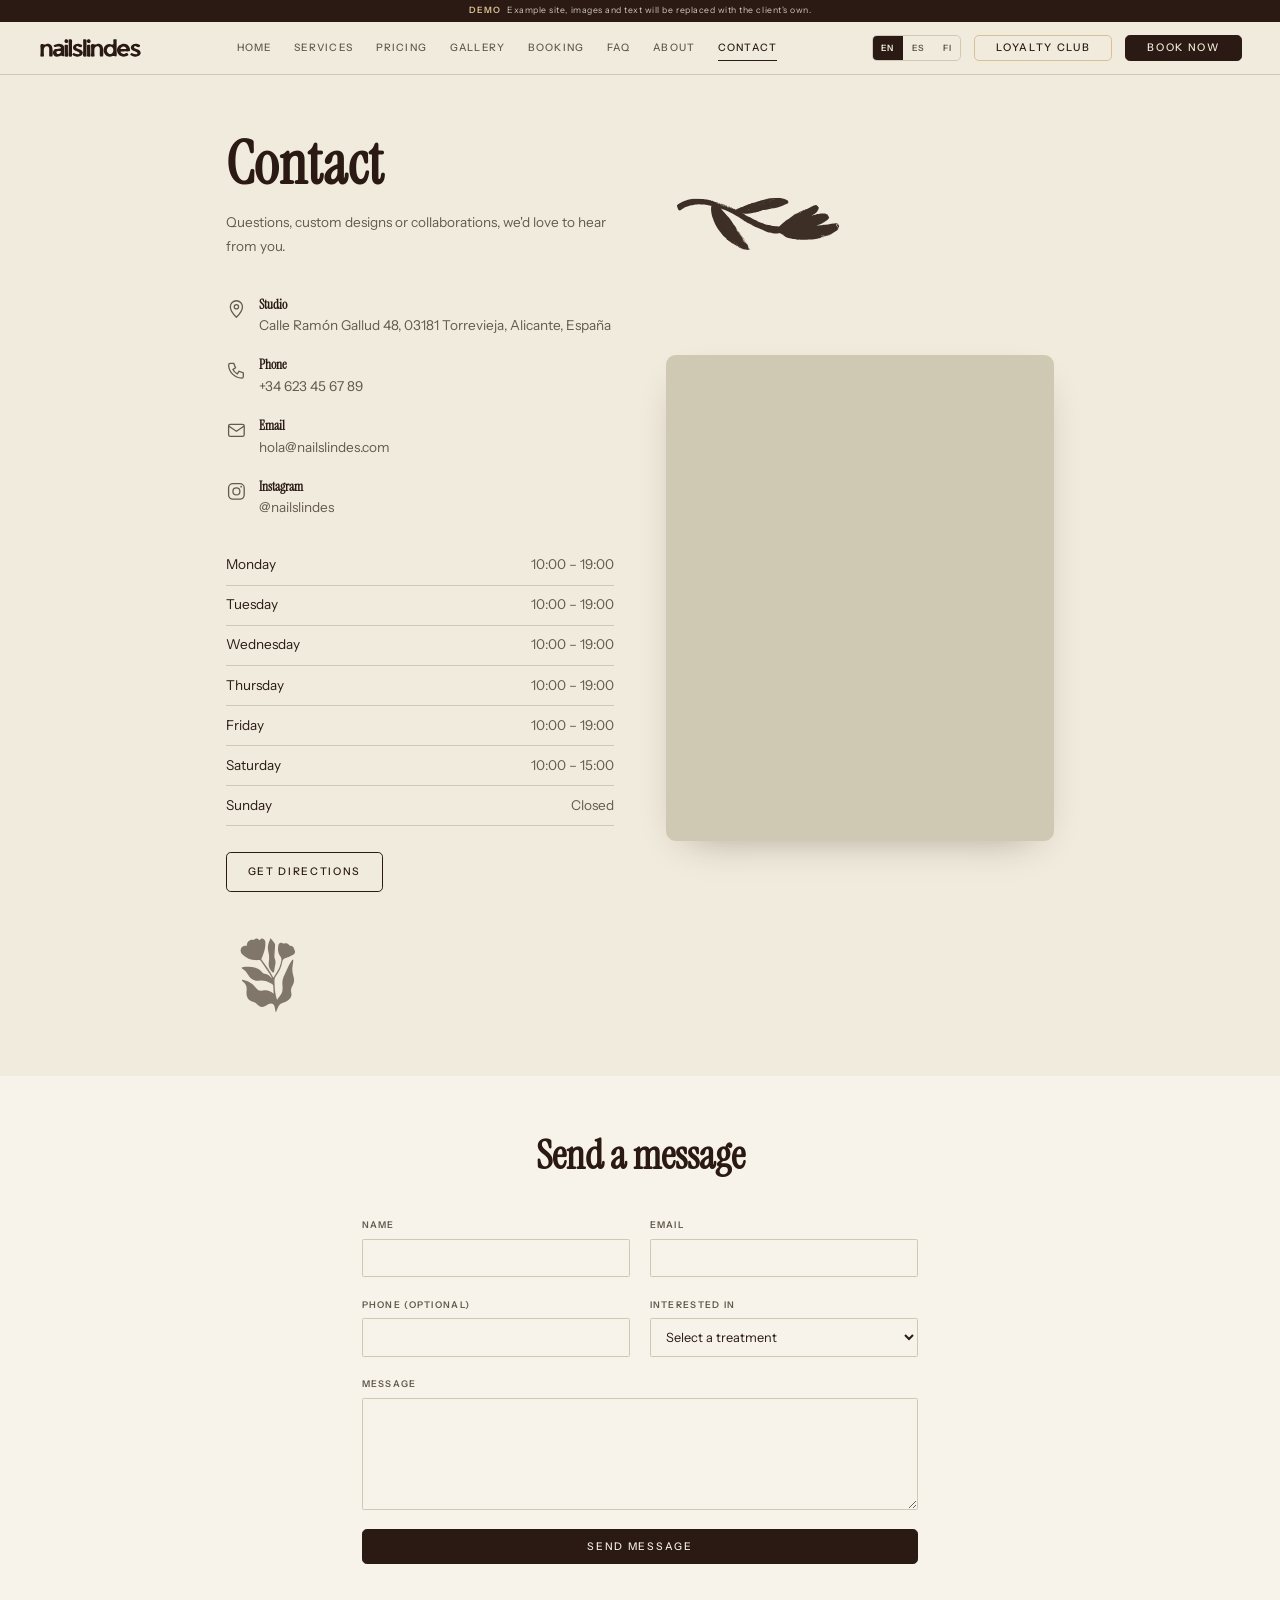
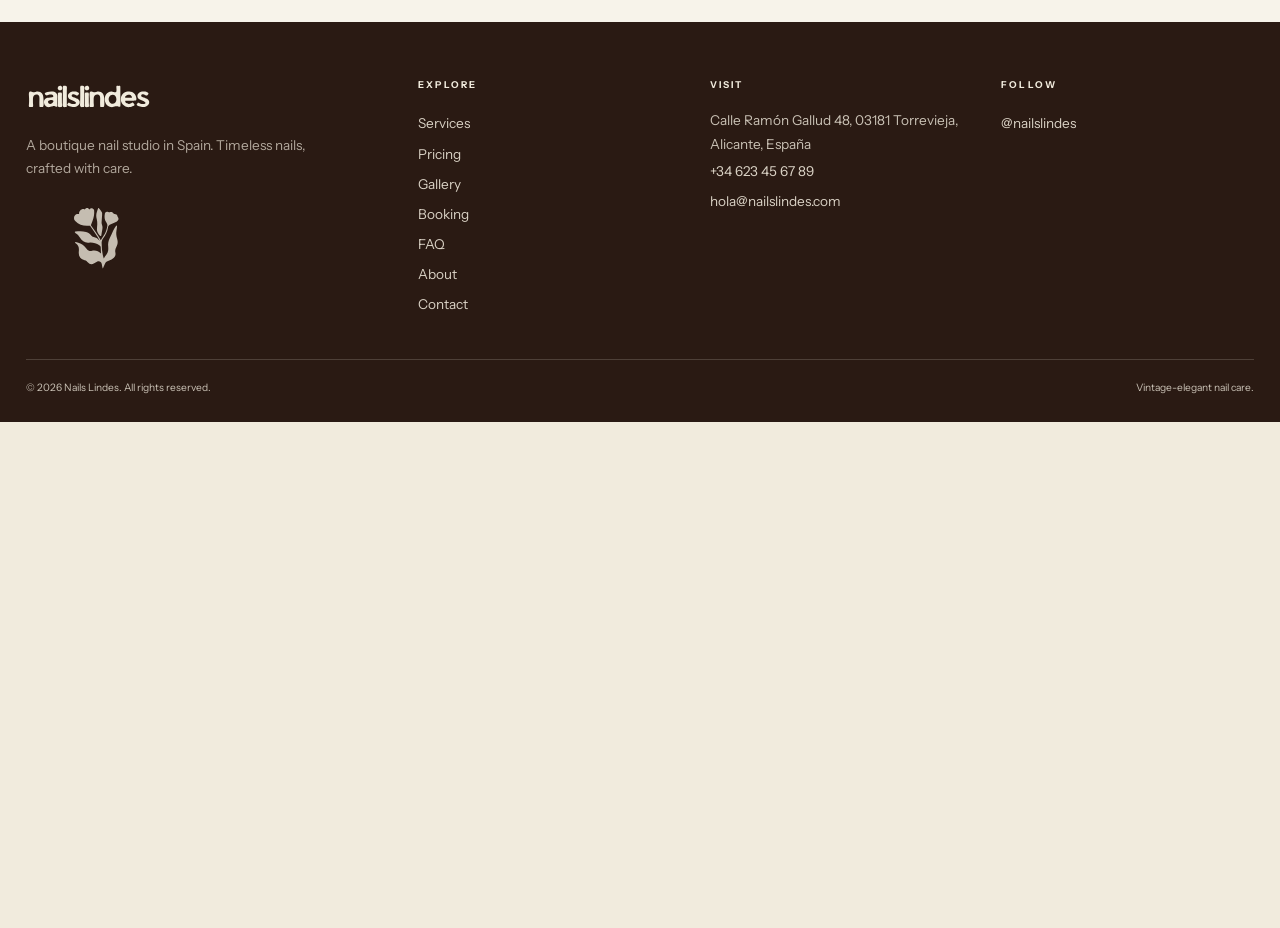
<file: contact.html>
<!DOCTYPE html>
<html lang="en">
<head>
  <meta charset="utf-8">
  <meta name="viewport" content="width=device-width, initial-scale=1">
  <title>Contact, Nails Lindes</title>
  <meta name="description" content="Contact Nails Lindes, studio address, opening hours, phone, email and Instagram. Get in touch about appointments and custom nail designs.">
  <link rel="preconnect" href="https://fonts.googleapis.com">
  <link rel="preconnect" href="https://fonts.gstatic.com" crossorigin>
  <link href="https://fonts.googleapis.com/css2?family=Instrument+Sans:ital,wght@0,400;0,500;0,600;0,700;1,400&family=Instrument+Serif:ital@0;1&display=swap" rel="stylesheet">
  <link rel="stylesheet" href="assets/css/styles.css?v=64">
  <link rel="icon" href="assets/logos/mark.svg" type="image/svg+xml">
</head>
<body>
  <div class="demo-bar" role="note">
    <strong data-i18n="demo.tag">Demo</strong>
    <span data-i18n="demo.notice">Example site, images and text will be replaced with the client's own.</span>
  </div>
  <header class="site-header">
    <div class="container site-header__bar">
      <a class="brand" href="index.html" aria-label="Nails Lindes, home">
        <img class="brand__wordmark brand__wordmark--dark" src="assets/logos/wordmark.svg" alt="Nails Lindes" width="150" height="32">
        <img class="brand__wordmark brand__wordmark--light" src="assets/logos/wordmark-light.svg" alt="" width="150" height="32" aria-hidden="true">
      </a>
      <nav class="nav" id="nav" aria-label="Primary">
        <a class="nav__link" href="index.html" data-i18n="nav.home">Home</a>
        <a class="nav__link" href="services.html" data-i18n="nav.services">Services</a>
        <a class="nav__link" href="pricing.html" data-i18n="nav.pricing">Pricing</a>
        <a class="nav__link" href="gallery.html" data-i18n="nav.gallery">Gallery</a>
        <a class="nav__link" href="booking.html" data-i18n="nav.booking">Booking</a>
        <a class="nav__link" href="faq.html" data-i18n="nav.faq">FAQ</a>
        <a class="nav__link" href="about.html" data-i18n="nav.about">About</a>
        <a class="nav__link" href="contact.html" aria-current="page" data-i18n="nav.contact">Contact</a>
      </nav>
      <div class="header-actions">
        <div class="lang" role="group" aria-label="Language">
          <button class="lang__btn" data-lang="en" type="button">EN</button>
          <button class="lang__btn" data-lang="es" type="button">ES</button>
          <button class="lang__btn" data-lang="fi" type="button">FI</button>
        </div>
        <button class="btn btn--loyalty" type="button" data-loyalty-open aria-haspopup="dialog" data-i18n="loyalty.open">Loyalty club</button>
        <a class="btn" href="booking.html" data-i18n="cta.book">Book now</a>
        <button class="burger" aria-label="Menu" aria-expanded="false" aria-controls="nav"><span></span><span></span><span></span></button>
      </div>
    </div>
  </header>

  <main id="main">
    <!-- Contact: full-bleed split, details left, map full height right -->
    <section class="contact-split">
      <div class="contact-split__body reveal">
        <h1 data-i18n="contact.heroTitle">Contact</h1>
        <p class="contact-split__sub" data-i18n="contact.heroSub">Questions, custom designs or collaborations, we'd love to hear from you.</p>

        <div class="info-list">
          <div class="info-item">
            <svg class="info-item__icon" viewBox="0 0 24 24" fill="none" stroke="currentColor" stroke-width="1.5"><path d="M12 21s7-6.5 7-12a7 7 0 1 0-14 0c0 5.5 7 12 7 12Z"/><circle cx="12" cy="9" r="2.5"/></svg>
            <div><h4 data-i18n="contact.addressTitle">Studio</h4><p data-config="address">Calle Ramón Gallud 48, 03181 Torrevieja, Alicante, España</p></div>
          </div>
          <div class="info-item">
            <svg class="info-item__icon" viewBox="0 0 24 24" fill="none" stroke="currentColor" stroke-width="1.5"><path d="M5 4h4l2 5-3 2a12 12 0 0 0 5 5l2-3 5 2v4a2 2 0 0 1-2 2A16 16 0 0 1 3 6a2 2 0 0 1 2-2Z"/></svg>
            <div><h4 data-i18n="contact.phoneTitle">Phone</h4><p><a data-config="phone" href="#">+34 600 000 000</a></p></div>
          </div>
          <div class="info-item">
            <svg class="info-item__icon" viewBox="0 0 24 24" fill="none" stroke="currentColor" stroke-width="1.5"><rect x="3" y="5" width="18" height="14" rx="2"/><path d="M3 7l9 6 9-6"/></svg>
            <div><h4 data-i18n="contact.emailTitle">Email</h4><p><a data-config="email" href="#">hola@nailslindes.com</a></p></div>
          </div>
          <div class="info-item">
            <svg class="info-item__icon" viewBox="0 0 24 24" fill="none" stroke="currentColor" stroke-width="1.5"><rect x="3" y="3" width="18" height="18" rx="5"/><circle cx="12" cy="12" r="4"/><circle cx="17.5" cy="6.5" r="1" fill="currentColor" stroke="none"/></svg>
            <div><h4 data-i18n="contact.socialTitle">Instagram</h4><p><a data-config="instagram" href="#" target="_blank" rel="noopener">@nailslindes</a></p></div>
          </div>
        </div>

        <table class="hours">
          <tr><td data-i18n="contact.day1">Monday</td><td>10:00 – 19:00</td></tr>
          <tr><td data-i18n="contact.day2">Tuesday</td><td>10:00 – 19:00</td></tr>
          <tr><td data-i18n="contact.day3">Wednesday</td><td>10:00 – 19:00</td></tr>
          <tr><td data-i18n="contact.day4">Thursday</td><td>10:00 – 19:00</td></tr>
          <tr><td data-i18n="contact.day5">Friday</td><td>10:00 – 19:00</td></tr>
          <tr><td data-i18n="contact.day6">Saturday</td><td>10:00 – 15:00</td></tr>
          <tr><td data-i18n="contact.day7">Sunday</td><td data-i18n="contact.closed">Closed</td></tr>
        </table>

        <p style="margin-top:2rem">
          <a class="btn btn--ghost" href="https://maps.google.com" target="_blank" rel="noopener" data-i18n="cta.getDirections">Get directions</a>
        </p>

        <img class="contact-floral" src="assets/graphics/floral.svg" alt="" width="120" height="90">
      </div>
      <div class="contact-split__aside reveal">
        <img class="contact-deco" src="assets/graphics/g5.svg?v=64" alt="" width="240" height="170" loading="lazy">
        <div class="contact-split__media">
          <iframe data-map title="Map to Nails Lindes" loading="lazy" referrerpolicy="no-referrer-when-downgrade" src="https://www.google.com/maps?q=Calle+Ram%C3%B3n+Gallud+48,+03181+Torrevieja,+Alicante&output=embed"></iframe>
        </div>
      </div>
    </section>

    <!-- Send a message -->
    <section class="section section--tight section--surface">
      <div class="container container--narrow">
        <div class="section-head section-head--center">
          <h2 data-i18n="contact.formTitle">Send a message</h2>
        </div>
        <form class="form" data-demo-form novalidate>
          <div class="form__row">
            <div class="field">
              <label for="c-name" data-i18n="contact.fName">Name</label>
              <input id="c-name" name="name" type="text" autocomplete="name" required>
            </div>
            <div class="field">
              <label for="c-email" data-i18n="contact.fEmail">Email</label>
              <input id="c-email" name="email" type="email" autocomplete="email" required>
            </div>
          </div>
          <div class="form__row">
            <div class="field">
              <label for="c-phone" data-i18n="contact.fPhone">Phone (optional)</label>
              <input id="c-phone" name="phone" type="tel" autocomplete="tel">
            </div>
            <div class="field">
              <label for="c-service" data-i18n="contact.fService">Interested in</label>
              <select id="c-service" name="service">
                <option value="" data-i18n="contact.fServicePlaceholder">Select a treatment</option>
                <option data-i18n="services.g1Title">Manicures</option>
                <option data-i18n="services.g2Title">Gel & extensions</option>
                <option data-i18n="services.g3Title">Nail art & finishing</option>
                <option data-i18n="services.g4Title">Pedicures</option>
              </select>
            </div>
          </div>
          <div class="field">
            <label for="c-message" data-i18n="contact.fMessage">Message</label>
            <textarea id="c-message" name="message" required></textarea>
          </div>
          <button class="btn" type="submit" data-i18n="cta.send">Send message</button>
          <p class="form-note hidden" data-form-result role="status"></p>
        </form>
      </div>
    </section>
  </main>

  <footer class="site-footer">
    <div class="container">
      <div class="footer-grid">
        <div class="footer-col">
          <a class="brand" href="index.html" aria-label="Nails Lindes, home">
            <img class="footer-logo" src="assets/logos/wordmark-light.svg" alt="Nails Lindes" width="170" height="36">
          </a>
          <p class="muted" style="margin-top:1rem;max-width:34ch" data-i18n="footer.tagline">A boutique nail studio in Spain.</p>
          <img class="footer-illus" src="assets/graphics/footer-illus.svg" alt="" width="120" height="90" style="margin-top:1.6rem">
        </div>
        <div class="footer-col">
          <h4 data-i18n="footer.explore">Explore</h4>
          <ul>
            <li><a href="services.html" data-i18n="nav.services">Services</a></li>
            <li><a href="pricing.html" data-i18n="nav.pricing">Pricing</a></li>
            <li><a href="gallery.html" data-i18n="nav.gallery">Gallery</a></li>
            <li><a href="booking.html" data-i18n="nav.booking">Booking</a></li>
            <li><a href="faq.html" data-i18n="nav.faq">FAQ</a></li>
            <li><a href="about.html" data-i18n="nav.about">About</a></li>
            <li><a href="contact.html" data-i18n="nav.contact">Contact</a></li>
          </ul>
        </div>
        <div class="footer-col">
          <h4 data-i18n="footer.visit">Visit</h4>
          <ul>
            <li><span data-config="address">Calle Ramón Gallud 48, Torrevieja</span></li>
            <li><a data-config="phone" href="#">+34 623 45 67 89</a></li>
            <li><a data-config="email" href="#">hola@nailslindes.com</a></li>
          </ul>
        </div>
        <div class="footer-col">
          <h4 data-i18n="footer.followTitle">Follow</h4>
          <ul>
            <li><a data-config="instagram" href="#" target="_blank" rel="noopener">@nailslindes</a></li>
          </ul>
        </div>
      </div>
      <div class="footer-bottom">
        <span>© <span data-year>2026</span> Nails Lindes. <span data-i18n="footer.rights">All rights reserved.</span></span>
        <span data-i18n="footer.built">Vintage-elegant nail care.</span>
      </div>
    </div>
  </footer>

  <script src="assets/js/config.js?v=64"></script>
  <script src="assets/js/i18n.js?v=64"></script>
  <script src="assets/js/main.js?v=64"></script>
</body>
</html>
</file>
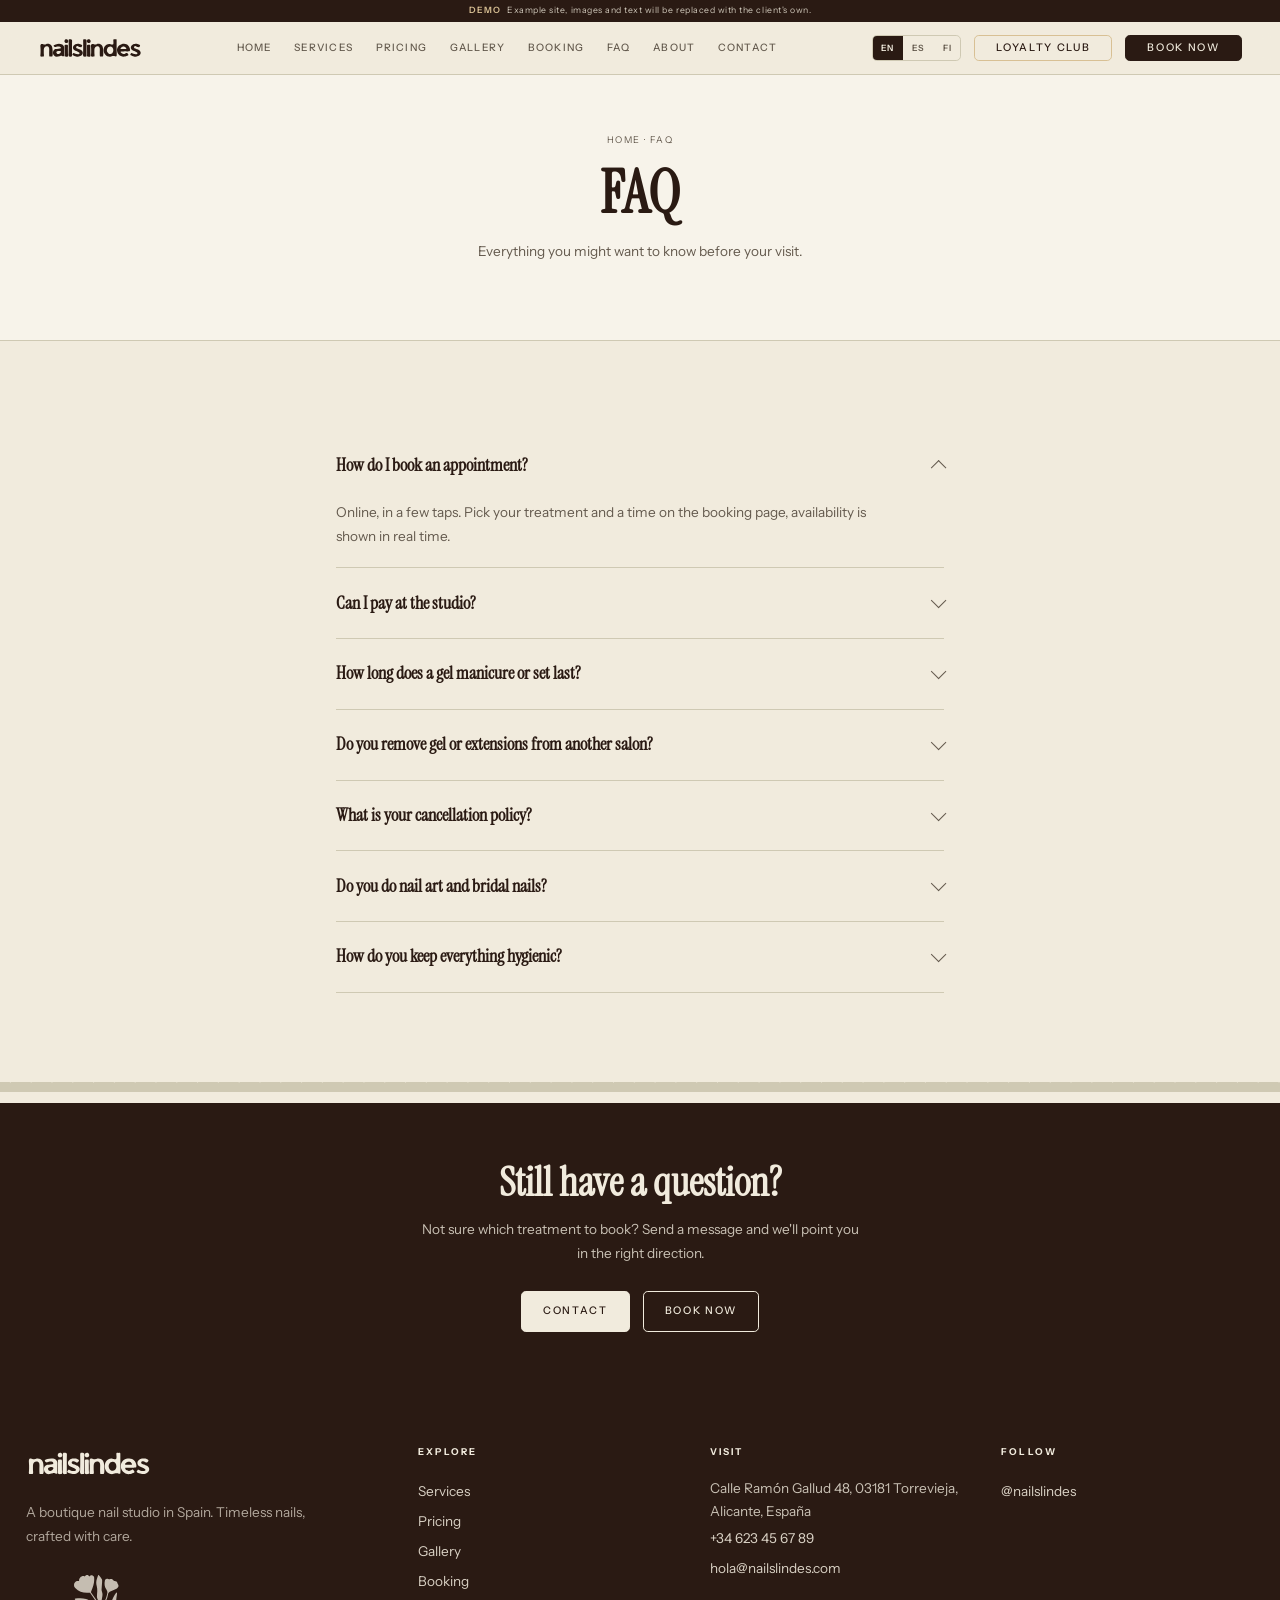
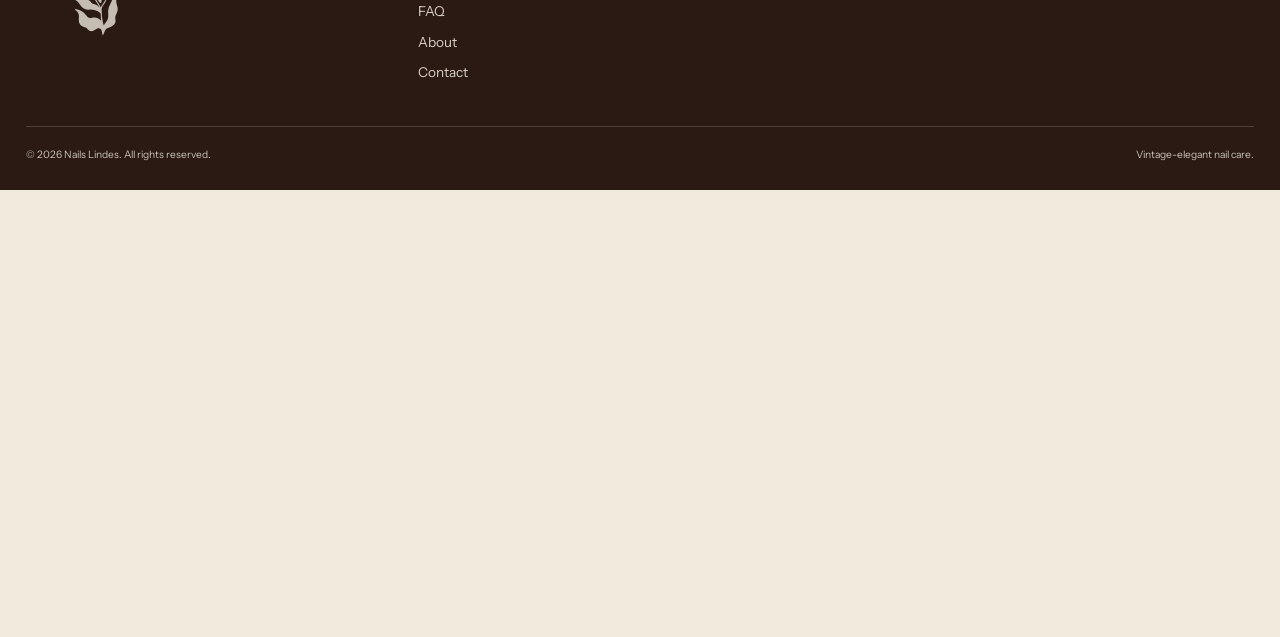
<file: faq.html>
<!DOCTYPE html>
<html lang="en">
<head>
  <meta charset="utf-8">
  <meta name="viewport" content="width=device-width, initial-scale=1">
  <title>FAQ, Nails Lindes</title>
  <meta name="description" content="Frequently asked questions about booking, payment, hygiene, nail care and more at Nails Lindes.">
  <link rel="preconnect" href="https://fonts.googleapis.com">
  <link rel="preconnect" href="https://fonts.gstatic.com" crossorigin>
  <link href="https://fonts.googleapis.com/css2?family=Instrument+Sans:ital,wght@0,400;0,500;0,600;0,700;1,400&family=Instrument+Serif:ital@0;1&display=swap" rel="stylesheet">
  <link rel="stylesheet" href="assets/css/styles.css?v=64">
  <link rel="icon" href="assets/logos/mark.svg" type="image/svg+xml">
</head>
<body>
  <div class="demo-bar" role="note">
    <strong data-i18n="demo.tag">Demo</strong>
    <span data-i18n="demo.notice">Example site, images and text will be replaced with the client's own.</span>
  </div>
  <header class="site-header">
    <div class="container site-header__bar">
      <a class="brand" href="index.html" aria-label="Nails Lindes, home">
        <img class="brand__wordmark brand__wordmark--dark" src="assets/logos/wordmark.svg" alt="Nails Lindes" width="150" height="32">
        <img class="brand__wordmark brand__wordmark--light" src="assets/logos/wordmark-light.svg" alt="" width="150" height="32" aria-hidden="true">
      </a>
      <nav class="nav" id="nav" aria-label="Primary">
        <a class="nav__link" href="index.html" data-i18n="nav.home">Home</a>
        <a class="nav__link" href="services.html" data-i18n="nav.services">Services</a>
        <a class="nav__link" href="pricing.html" data-i18n="nav.pricing">Pricing</a>
        <a class="nav__link" href="gallery.html" data-i18n="nav.gallery">Gallery</a>
        <a class="nav__link" href="booking.html" data-i18n="nav.booking">Booking</a>
        <a class="nav__link" href="faq.html" data-i18n="nav.faq">FAQ</a>
        <a class="nav__link" href="about.html" data-i18n="nav.about">About</a>
        <a class="nav__link" href="contact.html" data-i18n="nav.contact">Contact</a>
      </nav>
      <div class="header-actions">
        <div class="lang" role="group" aria-label="Language">
          <button class="lang__btn" data-lang="en" type="button">EN</button>
          <button class="lang__btn" data-lang="es" type="button">ES</button>
          <button class="lang__btn" data-lang="fi" type="button">FI</button>
        </div>
        <button class="btn btn--loyalty" type="button" data-loyalty-open aria-haspopup="dialog" data-i18n="loyalty.open">Loyalty club</button>
        <a class="btn" href="booking.html" data-i18n="cta.book">Book now</a>
        <button class="burger" aria-label="Menu" aria-expanded="false" aria-controls="nav"><span></span><span></span><span></span></button>
      </div>
    </div>
  </header>

  <main id="main">
    <section class="page-hero">
      <div class="container">
        <p class="crumbs"><a href="index.html" data-i18n="nav.home">Home</a> · <span data-i18n="nav.faq">FAQ</span></p>
        <h1 data-i18n="faq.heroTitle">FAQ</h1>
        <p data-i18n="faq.heroSub">Everything you might want to know before your visit.</p>
      </div>
    </section>

    <section class="section">
      <div class="container">
        <div class="faq">
          <details class="faq__item" open>
            <summary data-i18n="faq.q1">How do I book an appointment?</summary>
            <div class="faq__answer"><p data-i18n="faq.a1">Online, in a few taps.</p></div>
          </details>
          <details class="faq__item">
            <summary data-i18n="faq.q2">Can I pay at the studio?</summary>
            <div class="faq__answer"><p data-i18n="faq.a2">Yes, online or on site.</p></div>
          </details>
          <details class="faq__item">
            <summary data-i18n="faq.q3">How long does a gel manicure or set last?</summary>
            <div class="faq__answer"><p data-i18n="faq.a3">Typically 3–4 weeks.</p></div>
          </details>
          <details class="faq__item">
            <summary data-i18n="faq.q4">Do you remove gel or extensions from another salon?</summary>
            <div class="faq__answer"><p data-i18n="faq.a4">Of course, from €10.</p></div>
          </details>
          <details class="faq__item">
            <summary data-i18n="faq.q5">What is your cancellation policy?</summary>
            <div class="faq__answer"><p data-i18n="faq.a5">24 hours' notice, please.</p></div>
          </details>
          <details class="faq__item">
            <summary data-i18n="faq.q6">Do you do nail art and bridal nails?</summary>
            <div class="faq__answer"><p data-i18n="faq.a6">Yes, from accents to full sets.</p></div>
          </details>
          <details class="faq__item">
            <summary data-i18n="faq.q7">How do you keep everything hygienic?</summary>
            <div class="faq__answer"><p data-i18n="faq.a7">Sterilised tools, single-use files.</p></div>
          </details>
        </div>
      </div>
    </section>

    <div class="divider--scallop" aria-hidden="true"></div>

    <section class="section--tight section section--dark cta-band">
      <div class="container">
        <h2 data-i18n="faq.ctaTitle">Still have a question?</h2>
        <p data-i18n="booking.questionBody">Send a message and we'll point you in the right direction.</p>
        <div class="hero__cta">
          <a class="btn btn--light" href="contact.html" data-i18n="cta.contact">Contact</a>
          <a class="btn btn--ghost" data-book href="#" style="--btn-fg:#F1EBDD;border-color:#F1EBDD" data-i18n="cta.book">Book now</a>
        </div>
      </div>
    </section>
  </main>

  <footer class="site-footer">
    <div class="container">
      <div class="footer-grid">
        <div class="footer-col">
          <a class="brand" href="index.html" aria-label="Nails Lindes, home">
            <img class="footer-logo" src="assets/logos/wordmark-light.svg" alt="Nails Lindes" width="170" height="36">
          </a>
          <p class="muted" style="margin-top:1rem;max-width:34ch" data-i18n="footer.tagline">A boutique nail studio in Spain.</p>
          <img class="footer-illus" src="assets/graphics/footer-illus.svg" alt="" width="120" height="90" style="margin-top:1.6rem">
        </div>
        <div class="footer-col">
          <h4 data-i18n="footer.explore">Explore</h4>
          <ul>
            <li><a href="services.html" data-i18n="nav.services">Services</a></li>
            <li><a href="pricing.html" data-i18n="nav.pricing">Pricing</a></li>
            <li><a href="gallery.html" data-i18n="nav.gallery">Gallery</a></li>
            <li><a href="booking.html" data-i18n="nav.booking">Booking</a></li>
            <li><a href="faq.html" data-i18n="nav.faq">FAQ</a></li>
            <li><a href="about.html" data-i18n="nav.about">About</a></li>
            <li><a href="contact.html" data-i18n="nav.contact">Contact</a></li>
          </ul>
        </div>
        <div class="footer-col">
          <h4 data-i18n="footer.visit">Visit</h4>
          <ul>
            <li><span data-config="address">Calle Ramón Gallud 48, Torrevieja</span></li>
            <li><a data-config="phone" href="#">+34 623 45 67 89</a></li>
            <li><a data-config="email" href="#">hola@nailslindes.com</a></li>
          </ul>
        </div>
        <div class="footer-col">
          <h4 data-i18n="footer.followTitle">Follow</h4>
          <ul>
            <li><a data-config="instagram" href="#" target="_blank" rel="noopener">@nailslindes</a></li>
          </ul>
        </div>
      </div>
      <div class="footer-bottom">
        <span>© <span data-year>2026</span> Nails Lindes. <span data-i18n="footer.rights">All rights reserved.</span></span>
        <span data-i18n="footer.built">Vintage-elegant nail care.</span>
      </div>
    </div>
  </footer>

  <script src="assets/js/config.js?v=64"></script>
  <script src="assets/js/i18n.js?v=64"></script>
  <script src="assets/js/main.js?v=64"></script>
</body>
</html>
</file>
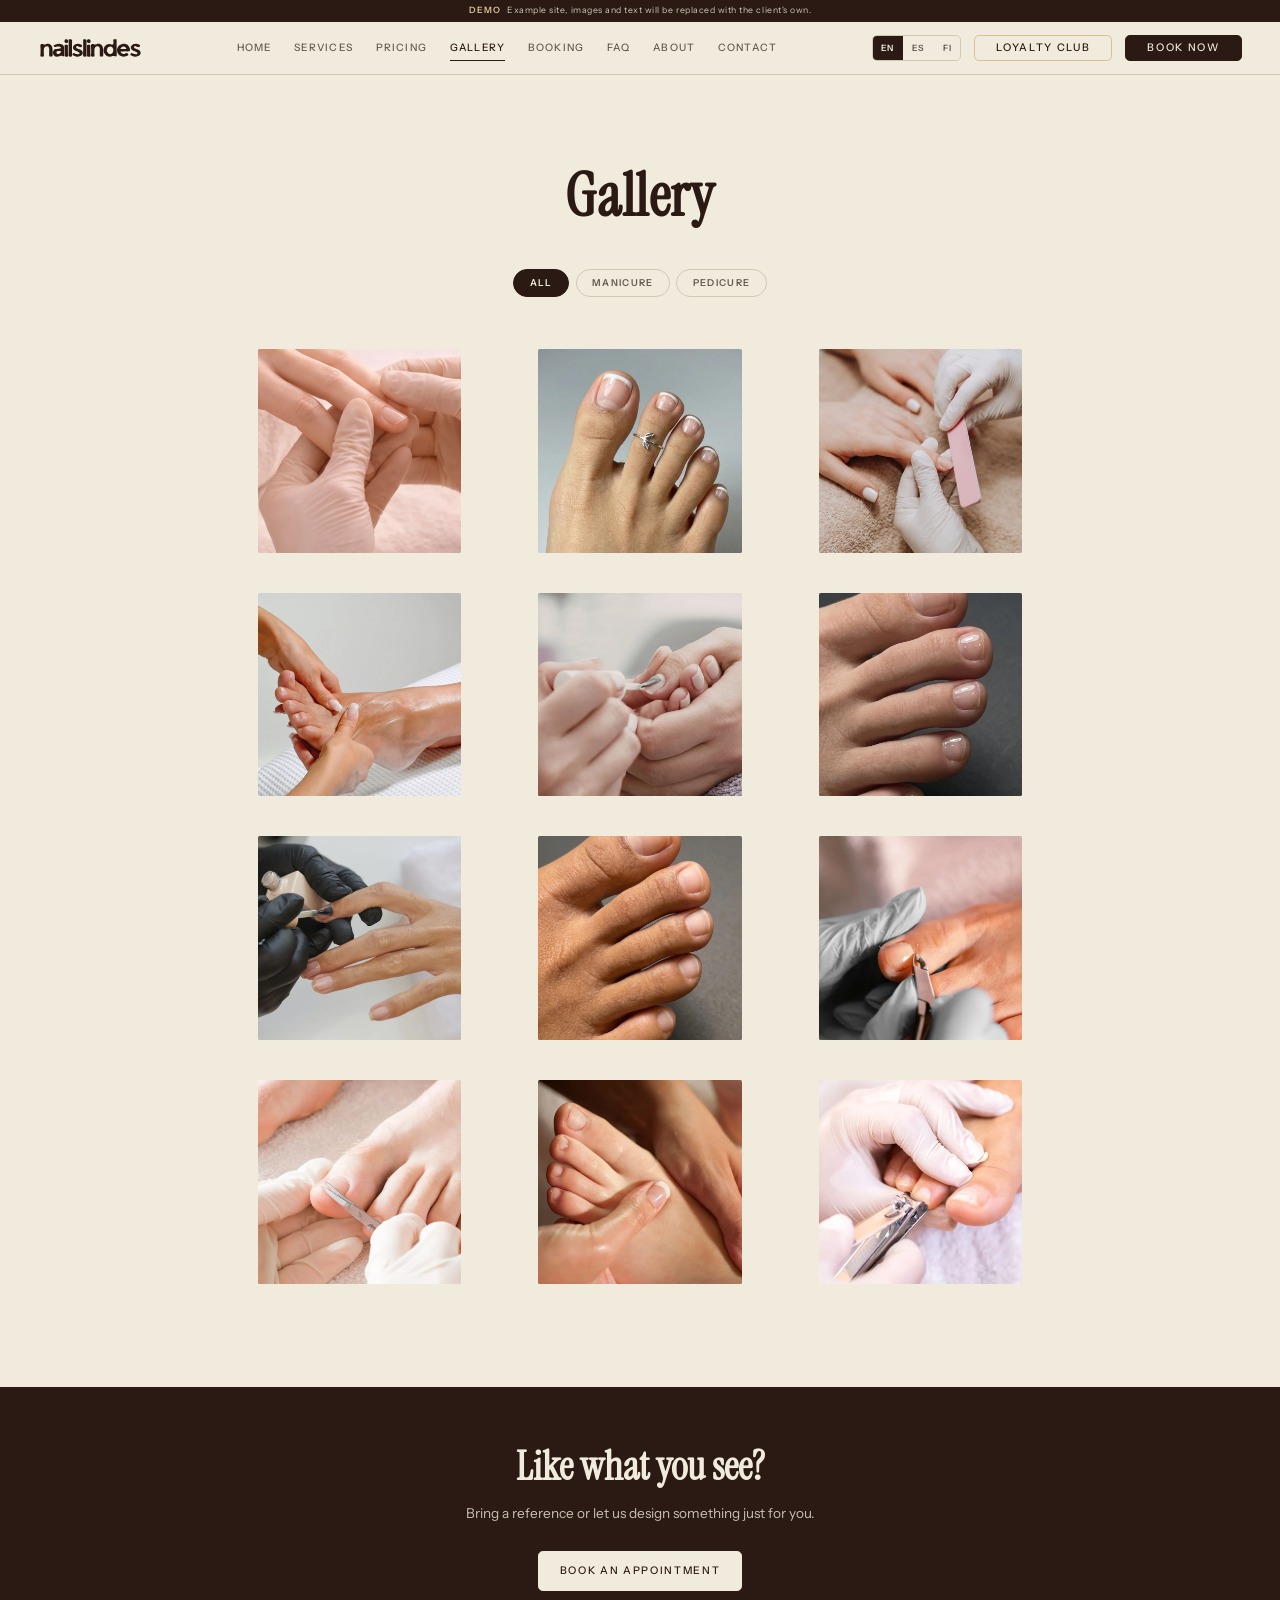
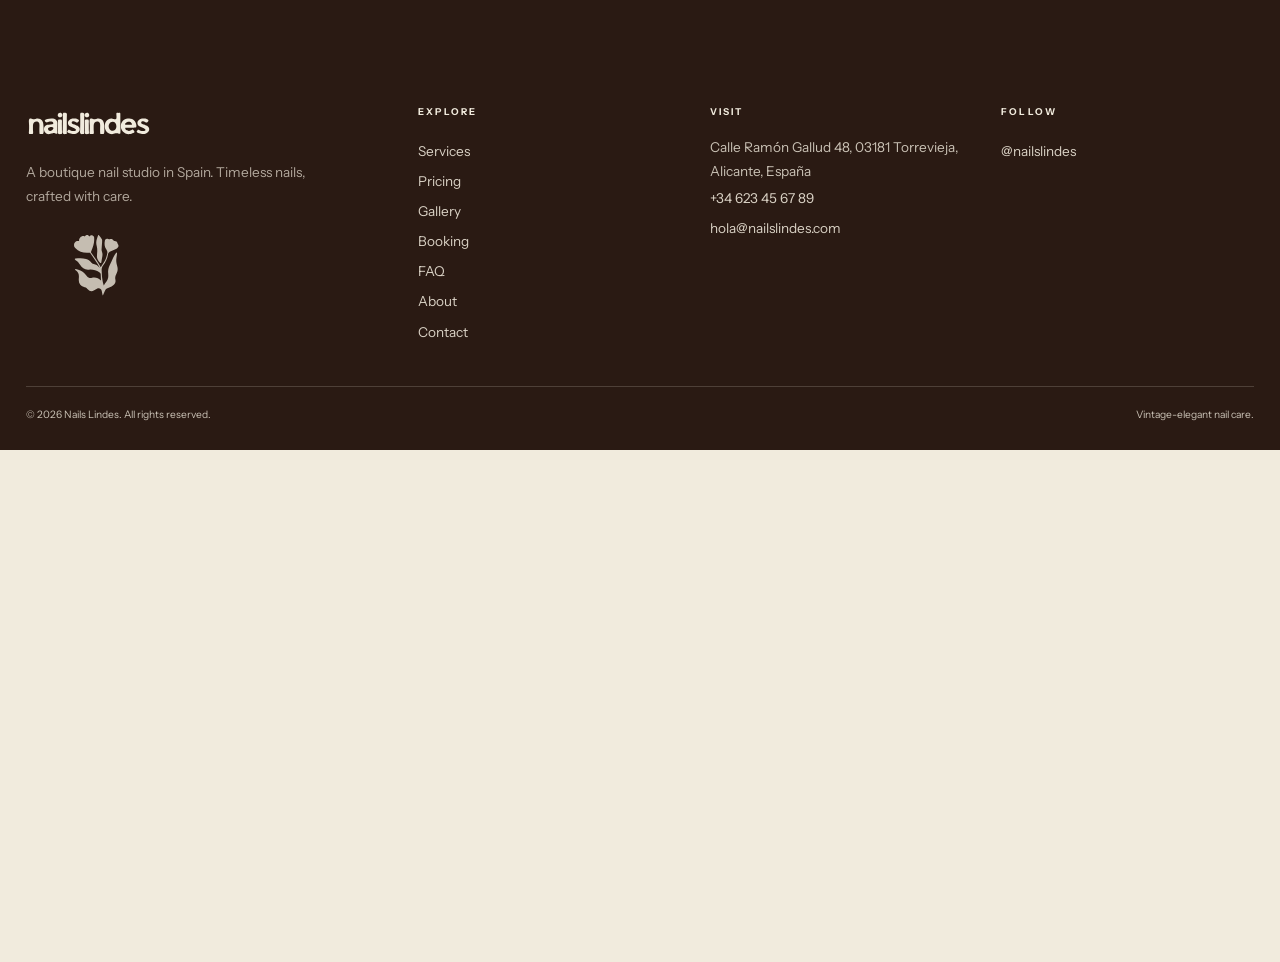
<file: gallery-grid.html>
<!DOCTYPE html>
<html lang="en">
<head>
  <meta charset="utf-8">
  <meta name="viewport" content="width=device-width, initial-scale=1">
  <title>Gallery, Nails Lindes</title>
  <meta name="description" content="A gallery of recent work from Nails Lindes, manicures, gel extensions, nail art and pedicures.">
  <link rel="preconnect" href="https://fonts.googleapis.com">
  <link rel="preconnect" href="https://fonts.gstatic.com" crossorigin>
  <link href="https://fonts.googleapis.com/css2?family=Instrument+Sans:ital,wght@0,400;0,500;0,600;0,700;1,400&family=Instrument+Serif:ital@0;1&display=swap" rel="stylesheet">
  <link rel="stylesheet" href="assets/css/styles.css?v=64">
  <link rel="icon" href="assets/logos/mark.svg" type="image/svg+xml">
</head>
<body>
  <div class="demo-bar" role="note">
    <strong data-i18n="demo.tag">Demo</strong>
    <span data-i18n="demo.notice">Example site, images and text will be replaced with the client's own.</span>
  </div>
  <header class="site-header">
    <div class="container site-header__bar">
      <a class="brand" href="index.html" aria-label="Nails Lindes, home">
        <img class="brand__wordmark brand__wordmark--dark" src="assets/logos/wordmark.svg" alt="Nails Lindes" width="150" height="32">
        <img class="brand__wordmark brand__wordmark--light" src="assets/logos/wordmark-light.svg" alt="" width="150" height="32" aria-hidden="true">
      </a>
      <nav class="nav" id="nav" aria-label="Primary">
        <a class="nav__link" href="index.html" data-i18n="nav.home">Home</a>
        <a class="nav__link" href="services.html" data-i18n="nav.services">Services</a>
        <a class="nav__link" href="pricing.html" data-i18n="nav.pricing">Pricing</a>
        <a class="nav__link" href="gallery.html" aria-current="page" data-i18n="nav.gallery">Gallery</a>
        <a class="nav__link" href="booking.html" data-i18n="nav.booking">Booking</a>
        <a class="nav__link" href="faq.html" data-i18n="nav.faq">FAQ</a>
        <a class="nav__link" href="about.html" data-i18n="nav.about">About</a>
        <a class="nav__link" href="contact.html" data-i18n="nav.contact">Contact</a>
      </nav>
      <div class="header-actions">
        <div class="lang" role="group" aria-label="Language">
          <button class="lang__btn" data-lang="en" type="button">EN</button>
          <button class="lang__btn" data-lang="es" type="button">ES</button>
          <button class="lang__btn" data-lang="fi" type="button">FI</button>
        </div>
        <button class="btn btn--loyalty" type="button" data-loyalty-open aria-haspopup="dialog" data-i18n="loyalty.open">Loyalty club</button>
        <a class="btn" href="booking.html" data-i18n="cta.book">Book now</a>
        <button class="burger" aria-label="Menu" aria-expanded="false" aria-controls="nav"><span></span><span></span><span></span></button>
      </div>
    </div>
  </header>

  <main id="main">
    <section class="section">
      <div class="container">
        <div class="section-head section-head--center">
          <h1 data-i18n="gallery.heroTitle">Gallery</h1>
        </div>
        <div class="price-tabs">
          <button class="price-tab" data-filter="all" data-i18n="gallery.filterAll">All</button>
          <button class="price-tab" data-filter="mani" data-i18n="gallery.filterMani">Manicure</button>
          <button class="price-tab" data-filter="feet" data-i18n="gallery.filterFeet">Pedicure</button>
        </div>

        <div class="gallery-grid">
          <figure class="thumb reveal" data-cat="mani"><img src="assets/img/gallery/01.webp" alt="Manicure" loading="lazy" width="800" height="800"><figcaption class="thumb__tag" data-i18n="gallery.filterMani">Manicure</figcaption></figure>
          <figure class="thumb reveal" data-cat="feet"><img src="assets/img/gallery/02.webp" alt="Pedicure" loading="lazy" width="800" height="800"><figcaption class="thumb__tag" data-i18n="gallery.filterFeet">Pedicure</figcaption></figure>
          <figure class="thumb reveal" data-cat="mani"><img src="assets/img/gallery/03.webp" alt="Manicure" loading="lazy" width="800" height="800"><figcaption class="thumb__tag" data-i18n="gallery.filterMani">Manicure</figcaption></figure>
          <figure class="thumb reveal" data-cat="feet"><img src="assets/img/gallery/04.webp" alt="Pedicure" loading="lazy" width="800" height="800"><figcaption class="thumb__tag" data-i18n="gallery.filterFeet">Pedicure</figcaption></figure>
          <figure class="thumb reveal" data-cat="mani"><img src="assets/img/gallery/05.webp" alt="Manicure" loading="lazy" width="800" height="800"><figcaption class="thumb__tag" data-i18n="gallery.filterMani">Manicure</figcaption></figure>
          <figure class="thumb reveal" data-cat="feet"><img src="assets/img/gallery/06.webp" alt="Pedicure" loading="lazy" width="800" height="800"><figcaption class="thumb__tag" data-i18n="gallery.filterFeet">Pedicure</figcaption></figure>
          <figure class="thumb reveal" data-cat="mani"><img src="assets/img/gallery/07.webp" alt="Manicure" loading="lazy" width="800" height="800"><figcaption class="thumb__tag" data-i18n="gallery.filterMani">Manicure</figcaption></figure>
          <figure class="thumb reveal" data-cat="feet"><img src="assets/img/gallery/08.webp" alt="Pedicure" loading="lazy" width="800" height="800"><figcaption class="thumb__tag" data-i18n="gallery.filterFeet">Pedicure</figcaption></figure>
          <figure class="thumb reveal" data-cat="mani"><img src="assets/img/gallery/09.webp" alt="Manicure" loading="lazy" width="800" height="800"><figcaption class="thumb__tag" data-i18n="gallery.filterMani">Manicure</figcaption></figure>
          <figure class="thumb reveal" data-cat="feet"><img src="assets/img/gallery/10.webp" alt="Pedicure" loading="lazy" width="800" height="800"><figcaption class="thumb__tag" data-i18n="gallery.filterFeet">Pedicure</figcaption></figure>
          <figure class="thumb reveal" data-cat="feet"><img src="assets/img/gallery/11.webp" alt="Pedicure" loading="lazy" width="800" height="800"><figcaption class="thumb__tag" data-i18n="gallery.filterFeet">Pedicure</figcaption></figure>
          <figure class="thumb reveal" data-cat="feet"><img src="assets/img/gallery/12.webp" alt="Pedicure" loading="lazy" width="800" height="800"><figcaption class="thumb__tag" data-i18n="gallery.filterFeet">Pedicure</figcaption></figure>
        </div>
      </div>
    </section>

    <section class="section--tight section section--dark cta-band">
      <div class="container">
        <h2 data-i18n="gallery.ctaTitle">Like what you see?</h2>
        <p data-i18n="gallery.ctaBody">Bring a reference or let us design something just for you.</p>
        <a class="btn btn--light" data-book href="#" data-i18n="cta.bookAppt">Book an appointment</a>
      </div>
    </section>
  </main>

  <footer class="site-footer">
    <div class="container">
      <div class="footer-grid">
        <div class="footer-col">
          <a class="brand" href="index.html" aria-label="Nails Lindes, home">
            <img class="footer-logo" src="assets/logos/wordmark-light.svg" alt="Nails Lindes" width="170" height="36">
          </a>
          <p class="muted" style="margin-top:1rem;max-width:34ch" data-i18n="footer.tagline">A boutique nail studio in Spain.</p>
          <img class="footer-illus" src="assets/graphics/footer-illus.svg" alt="" width="120" height="90" style="margin-top:1.6rem">
        </div>
        <div class="footer-col">
          <h4 data-i18n="footer.explore">Explore</h4>
          <ul>
            <li><a href="services.html" data-i18n="nav.services">Services</a></li>
            <li><a href="pricing.html" data-i18n="nav.pricing">Pricing</a></li>
            <li><a href="gallery.html" data-i18n="nav.gallery">Gallery</a></li>
            <li><a href="booking.html" data-i18n="nav.booking">Booking</a></li>
            <li><a href="faq.html" data-i18n="nav.faq">FAQ</a></li>
            <li><a href="about.html" data-i18n="nav.about">About</a></li>
            <li><a href="contact.html" data-i18n="nav.contact">Contact</a></li>
          </ul>
        </div>
        <div class="footer-col">
          <h4 data-i18n="footer.visit">Visit</h4>
          <ul>
            <li><span data-config="address">Calle Ramón Gallud 48, Torrevieja</span></li>
            <li><a data-config="phone" href="#">+34 623 45 67 89</a></li>
            <li><a data-config="email" href="#">hola@nailslindes.com</a></li>
          </ul>
        </div>
        <div class="footer-col">
          <h4 data-i18n="footer.followTitle">Follow</h4>
          <ul>
            <li><a data-config="instagram" href="#" target="_blank" rel="noopener">@nailslindes</a></li>
          </ul>
        </div>
      </div>
      <div class="footer-bottom">
        <span>© <span data-year>2026</span> Nails Lindes. <span data-i18n="footer.rights">All rights reserved.</span></span>
        <span data-i18n="footer.built">Vintage-elegant nail care.</span>
      </div>
    </div>
  </footer>

  <script src="assets/js/config.js?v=64"></script>
  <script src="assets/js/i18n.js?v=64"></script>
  <script src="assets/js/main.js?v=64"></script>
</body>
</html>
</file>
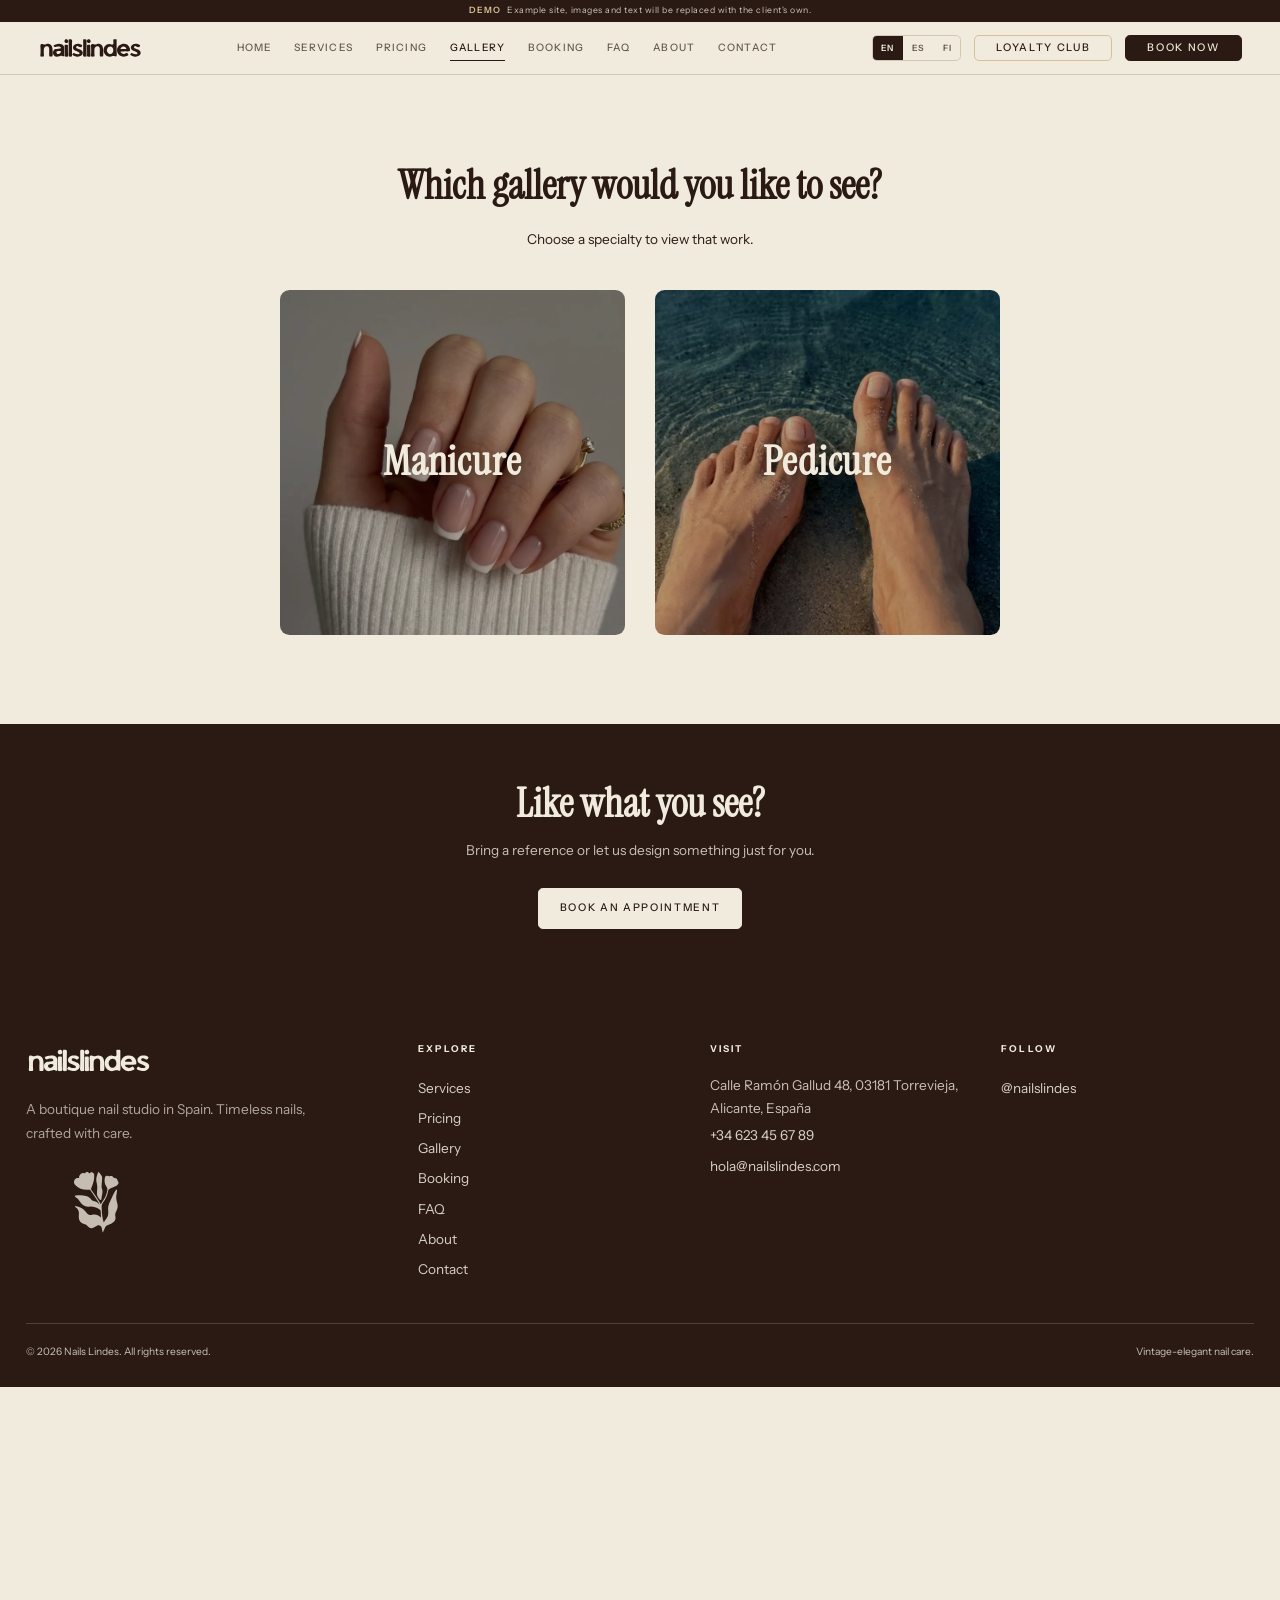
<file: gallery.html>
<!DOCTYPE html>
<html lang="en">
<head>
  <meta charset="utf-8">
  <meta name="viewport" content="width=device-width, initial-scale=1">
  <title>Gallery, Nails Lindes</title>
  <meta name="description" content="A gallery of recent work from Nails Lindes, manicures, gel extensions, nail art and pedicures.">
  <link rel="preconnect" href="https://fonts.googleapis.com">
  <link rel="preconnect" href="https://fonts.gstatic.com" crossorigin>
  <link href="https://fonts.googleapis.com/css2?family=Instrument+Sans:ital,wght@0,400;0,500;0,600;0,700;1,400&family=Instrument+Serif:ital@0;1&display=swap" rel="stylesheet">
  <link rel="stylesheet" href="assets/css/styles.css?v=64">
  <link rel="icon" href="assets/logos/mark.svg" type="image/svg+xml">
</head>
<body>
  <div class="demo-bar" role="note">
    <strong data-i18n="demo.tag">Demo</strong>
    <span data-i18n="demo.notice">Example site, images and text will be replaced with the client's own.</span>
  </div>
  <header class="site-header">
    <div class="container site-header__bar">
      <a class="brand" href="index.html" aria-label="Nails Lindes, home">
        <img class="brand__wordmark brand__wordmark--dark" src="assets/logos/wordmark.svg" alt="Nails Lindes" width="150" height="32">
        <img class="brand__wordmark brand__wordmark--light" src="assets/logos/wordmark-light.svg" alt="" width="150" height="32" aria-hidden="true">
      </a>
      <nav class="nav" id="nav" aria-label="Primary">
        <a class="nav__link" href="index.html" data-i18n="nav.home">Home</a>
        <a class="nav__link" href="services.html" data-i18n="nav.services">Services</a>
        <a class="nav__link" href="pricing.html" data-i18n="nav.pricing">Pricing</a>
        <a class="nav__link" href="gallery.html" aria-current="page" data-i18n="nav.gallery">Gallery</a>
        <a class="nav__link" href="booking.html" data-i18n="nav.booking">Booking</a>
        <a class="nav__link" href="faq.html" data-i18n="nav.faq">FAQ</a>
        <a class="nav__link" href="about.html" data-i18n="nav.about">About</a>
        <a class="nav__link" href="contact.html" data-i18n="nav.contact">Contact</a>
      </nav>
      <div class="header-actions">
        <div class="lang" role="group" aria-label="Language">
          <button class="lang__btn" data-lang="en" type="button">EN</button>
          <button class="lang__btn" data-lang="es" type="button">ES</button>
          <button class="lang__btn" data-lang="fi" type="button">FI</button>
        </div>
        <button class="btn btn--loyalty" type="button" data-loyalty-open aria-haspopup="dialog" data-i18n="loyalty.open">Loyalty club</button>
        <a class="btn" href="booking.html" data-i18n="cta.book">Book now</a>
        <button class="burger" aria-label="Menu" aria-expanded="false" aria-controls="nav"><span></span><span></span><span></span></button>
      </div>
    </div>
  </header>

  <main id="main">
    <section class="section">
      <div class="container">
        <div class="section-head section-head--center">
          <h2 data-i18n="gallery.chooseTitle">Which gallery would you like to see?</h2>
          <p data-i18n="gallery.chooseSub">Choose a specialty to view that work.</p>
        </div>
        <div class="gallery-choose">
          <a class="choose-card reveal" href="gallery-grid.html?cat=mani">
            <span class="choose-card__media"><img src="assets/img/choose-mani.webp?v=64" alt="" loading="lazy" width="800" height="800"></span>
            <span class="choose-card__label" data-i18n="gallery.filterMani">Manicure</span>
          </a>
          <a class="choose-card reveal" href="gallery-grid.html?cat=feet">
            <span class="choose-card__media"><img src="assets/img/choose-feet.webp?v=64" alt="" loading="lazy" width="800" height="800"></span>
            <span class="choose-card__label" data-i18n="gallery.filterFeet">Pedicure</span>
          </a>
        </div>
      </div>
    </section>

    <section class="section--tight section section--dark cta-band">
      <div class="container">
        <h2 data-i18n="gallery.ctaTitle">Like what you see?</h2>
        <p data-i18n="gallery.ctaBody">Bring a reference or let us design something just for you.</p>
        <a class="btn btn--light" data-book href="#" data-i18n="cta.bookAppt">Book an appointment</a>
      </div>
    </section>
  </main>

  <footer class="site-footer">
    <div class="container">
      <div class="footer-grid">
        <div class="footer-col">
          <a class="brand" href="index.html" aria-label="Nails Lindes, home">
            <img class="footer-logo" src="assets/logos/wordmark-light.svg" alt="Nails Lindes" width="170" height="36">
          </a>
          <p class="muted" style="margin-top:1rem;max-width:34ch" data-i18n="footer.tagline">A boutique nail studio in Spain.</p>
          <img class="footer-illus" src="assets/graphics/footer-illus.svg" alt="" width="120" height="90" style="margin-top:1.6rem">
        </div>
        <div class="footer-col">
          <h4 data-i18n="footer.explore">Explore</h4>
          <ul>
            <li><a href="services.html" data-i18n="nav.services">Services</a></li>
            <li><a href="pricing.html" data-i18n="nav.pricing">Pricing</a></li>
            <li><a href="gallery.html" data-i18n="nav.gallery">Gallery</a></li>
            <li><a href="booking.html" data-i18n="nav.booking">Booking</a></li>
            <li><a href="faq.html" data-i18n="nav.faq">FAQ</a></li>
            <li><a href="about.html" data-i18n="nav.about">About</a></li>
            <li><a href="contact.html" data-i18n="nav.contact">Contact</a></li>
          </ul>
        </div>
        <div class="footer-col">
          <h4 data-i18n="footer.visit">Visit</h4>
          <ul>
            <li><span data-config="address">Calle Ramón Gallud 48, Torrevieja</span></li>
            <li><a data-config="phone" href="#">+34 623 45 67 89</a></li>
            <li><a data-config="email" href="#">hola@nailslindes.com</a></li>
          </ul>
        </div>
        <div class="footer-col">
          <h4 data-i18n="footer.followTitle">Follow</h4>
          <ul>
            <li><a data-config="instagram" href="#" target="_blank" rel="noopener">@nailslindes</a></li>
          </ul>
        </div>
      </div>
      <div class="footer-bottom">
        <span>© <span data-year>2026</span> Nails Lindes. <span data-i18n="footer.rights">All rights reserved.</span></span>
        <span data-i18n="footer.built">Vintage-elegant nail care.</span>
      </div>
    </div>
  </footer>

  <script src="assets/js/config.js?v=64"></script>
  <script src="assets/js/i18n.js?v=64"></script>
  <script src="assets/js/main.js?v=64"></script>
</body>
</html>
</file>
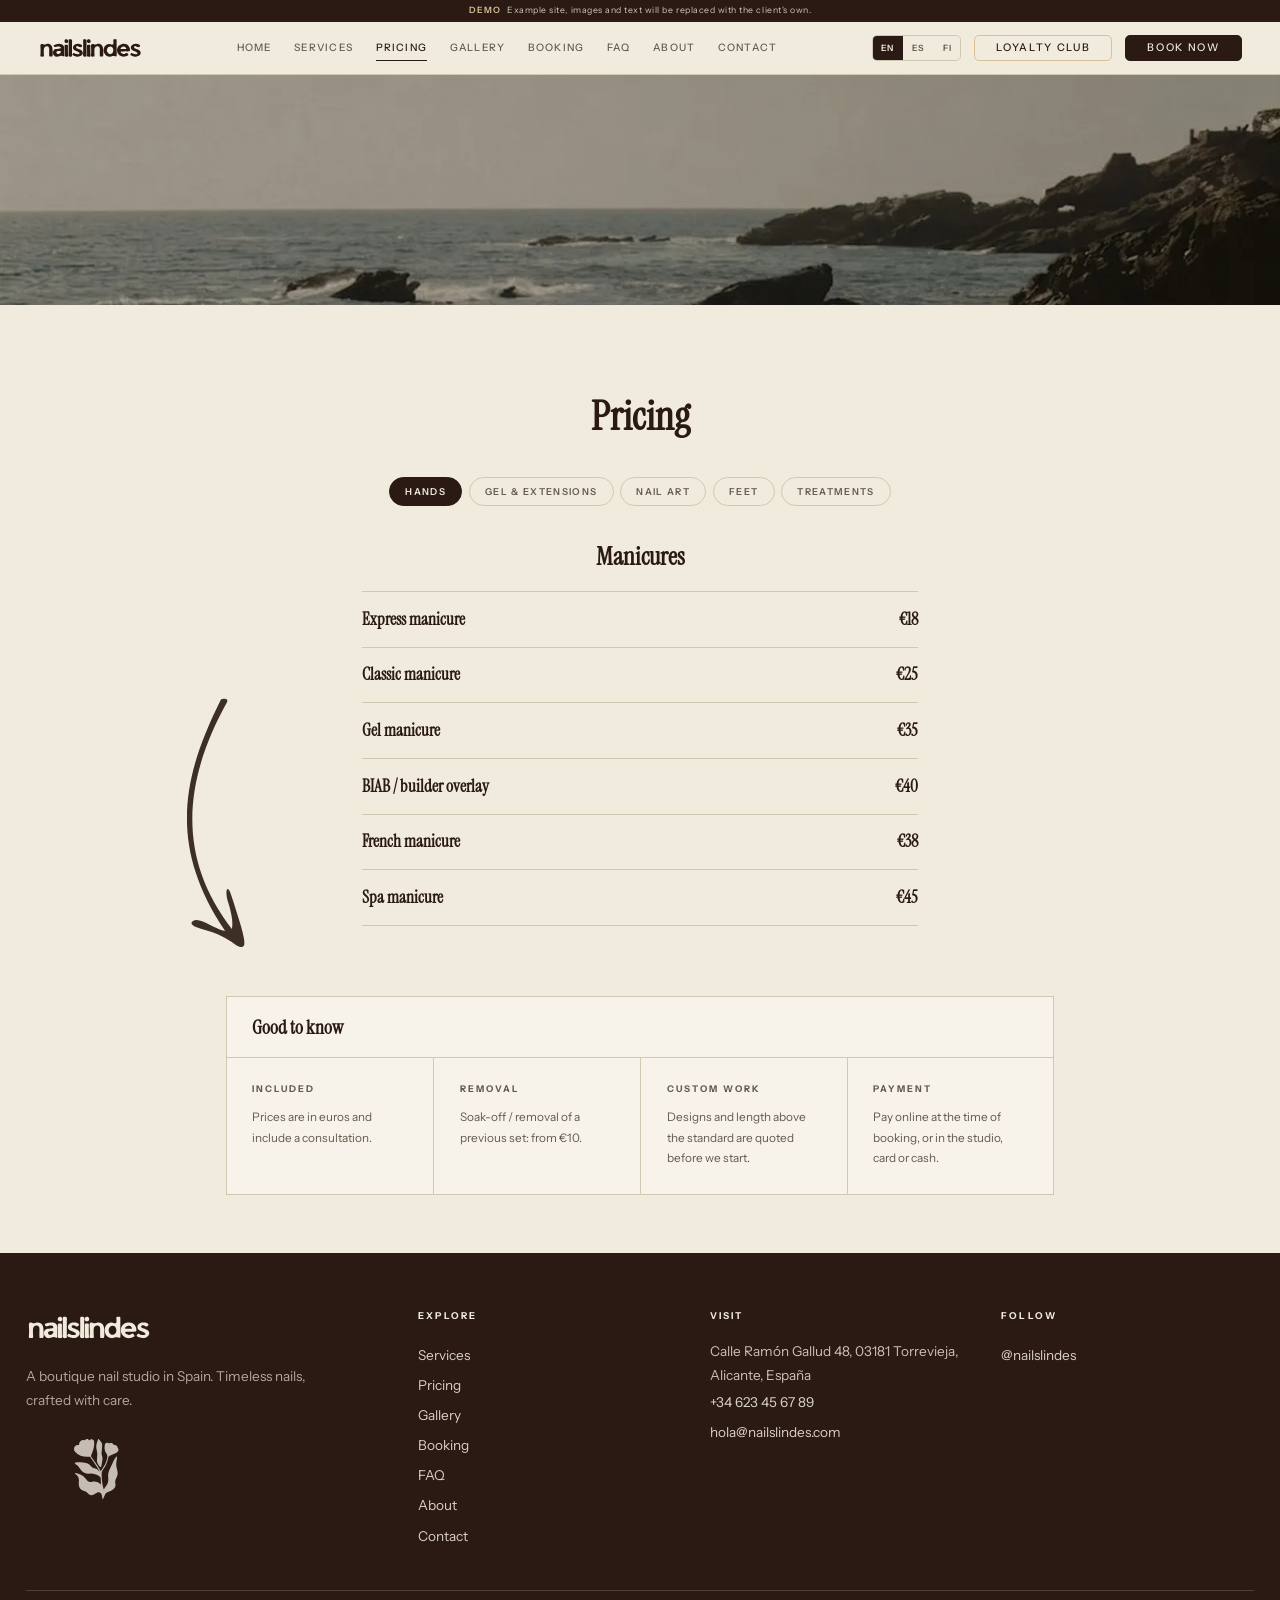
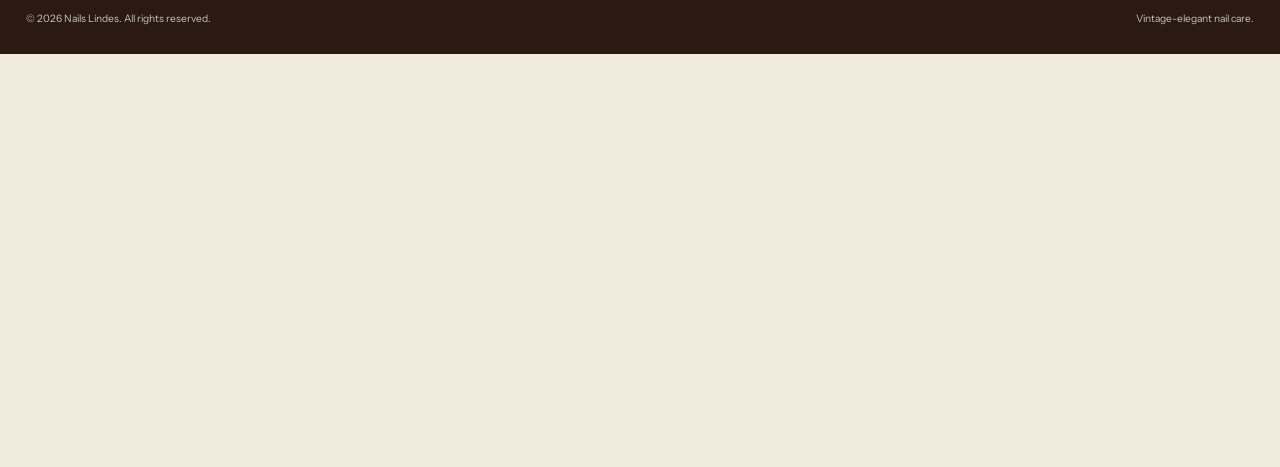
<file: pricing.html>
<!DOCTYPE html>
<html lang="en">
<head>
  <meta charset="utf-8">
  <meta name="viewport" content="width=device-width, initial-scale=1">
  <title>Pricing, Nails Lindes</title>
  <meta name="description" content="Transparent nail-care pricing at Nails Lindes. Clear prices for manicures, gel, extensions, nail art and pedicures, pay online or in studio.">
  <link rel="preconnect" href="https://fonts.googleapis.com">
  <link rel="preconnect" href="https://fonts.gstatic.com" crossorigin>
  <link href="https://fonts.googleapis.com/css2?family=Instrument+Sans:ital,wght@0,400;0,500;0,600;0,700;1,400&family=Instrument+Serif:ital@0;1&display=swap" rel="stylesheet">
  <link rel="stylesheet" href="assets/css/styles.css?v=64">
  <link rel="icon" href="assets/logos/mark.svg" type="image/svg+xml">
</head>
<body>
  <div class="demo-bar" role="note">
    <strong data-i18n="demo.tag">Demo</strong>
    <span data-i18n="demo.notice">Example site, images and text will be replaced with the client's own.</span>
  </div>
  <header class="site-header">
    <div class="container site-header__bar">
      <a class="brand" href="index.html" aria-label="Nails Lindes, home">
        <img class="brand__wordmark brand__wordmark--dark" src="assets/logos/wordmark.svg" alt="Nails Lindes" width="150" height="32">
        <img class="brand__wordmark brand__wordmark--light" src="assets/logos/wordmark-light.svg" alt="" width="150" height="32" aria-hidden="true">
      </a>
      <nav class="nav" id="nav" aria-label="Primary">
        <a class="nav__link" href="index.html" data-i18n="nav.home">Home</a>
        <a class="nav__link" href="services.html" data-i18n="nav.services">Services</a>
        <a class="nav__link" href="pricing.html" aria-current="page" data-i18n="nav.pricing">Pricing</a>
        <a class="nav__link" href="gallery.html" data-i18n="nav.gallery">Gallery</a>
        <a class="nav__link" href="booking.html" data-i18n="nav.booking">Booking</a>
        <a class="nav__link" href="faq.html" data-i18n="nav.faq">FAQ</a>
        <a class="nav__link" href="about.html" data-i18n="nav.about">About</a>
        <a class="nav__link" href="contact.html" data-i18n="nav.contact">Contact</a>
      </nav>
      <div class="header-actions">
        <div class="lang" role="group" aria-label="Language">
          <button class="lang__btn" data-lang="en" type="button">EN</button>
          <button class="lang__btn" data-lang="es" type="button">ES</button>
          <button class="lang__btn" data-lang="fi" type="button">FI</button>
        </div>
        <button class="btn btn--loyalty" type="button" data-loyalty-open aria-haspopup="dialog" data-i18n="loyalty.open">Loyalty club</button>
        <a class="btn" href="booking.html" data-i18n="cta.book">Book now</a>
        <button class="burger" aria-label="Menu" aria-expanded="false" aria-controls="nav"><span></span><span></span><span></span></button>
      </div>
    </div>
  </header>

  <main id="main">
    <!-- Thin image banner -->
    <section class="page-banner">
      <img src="assets/img/pricing-banner.webp?v=64" alt="" width="1600" height="300">
    </section>

    <section class="section price-section" style="padding-bottom:var(--space-2)">
      <img class="price-arrow" src="assets/graphics/arrow-down.svg?v=64" alt="" aria-hidden="true" width="90" height="120">
      <div class="container container--narrow">
        <div class="section-head section-head--center">
          <h2 data-i18n="pricing.heroTitle">Pricing</h2>
        </div>
        <!-- Tabs -->
        <div class="price-tabs" role="tablist">
          <button class="price-tab" role="tab" data-tab="hands" data-i18n="pricing.tabHands">Hands</button>
          <button class="price-tab" role="tab" data-tab="ext" data-i18n="pricing.tabExt">Gel & extensions</button>
          <button class="price-tab" role="tab" data-tab="art" data-i18n="pricing.tabArt">Nail art</button>
          <button class="price-tab" role="tab" data-tab="feet" data-i18n="pricing.tabFeet">Feet</button>
          <button class="price-tab" role="tab" data-tab="treat" data-i18n="menu.tabTreat">Treatments</button>
        </div>

        <!-- Hands -->
        <div data-price-panel="hands">
          <div class="price-group">
            <div class="price-group__title"><h3 data-i18n="pricing.groupHands">Manicures</h3></div>
            <div class="price-list">
              <div class="price-item"><span class="price-item__name" data-i18n="menu.m_express">Express manicure</span><span class="price-item__price">€18</span></div>
              <div class="price-item"><span class="price-item__name" data-i18n="menu.m_classic">Classic manicure</span><span class="price-item__price">€25</span></div>
              <div class="price-item"><span class="price-item__name" data-i18n="menu.m_gel">Gel manicure</span><span class="price-item__price">€35</span></div>
              <div class="price-item"><span class="price-item__name" data-i18n="menu.m_biab">BIAB / builder overlay</span><span class="price-item__price">€40</span></div>
              <div class="price-item"><span class="price-item__name" data-i18n="menu.m_french">French manicure</span><span class="price-item__price">€38</span></div>
              <div class="price-item"><span class="price-item__name" data-i18n="menu.m_spa">Spa manicure</span><span class="price-item__price">€45</span></div>
            </div>
          </div>
        </div>

        <!-- Extensions -->
        <div data-price-panel="ext" class="hidden">
          <div class="price-group">
            <div class="price-group__title"><h3 data-i18n="pricing.groupExt">Gel & extensions</h3></div>
            <div class="price-list">
              <div class="price-item"><span class="price-item__name" data-i18n="menu.e_gelset">Gel extensions</span><span class="price-item__price"><span data-i18n="pricing.from">from</span> €55</span></div>
              <div class="price-item"><span class="price-item__name" data-i18n="menu.e_acrylic">Acrylic extensions</span><span class="price-item__price"><span data-i18n="pricing.from">from</span> €55</span></div>
              <div class="price-item"><span class="price-item__name" data-i18n="menu.e_polygel">Polygel set</span><span class="price-item__price"><span data-i18n="pricing.from">from</span> €58</span></div>
              <div class="price-item"><span class="price-item__name" data-i18n="menu.e_hardgel">Hard gel overlay</span><span class="price-item__price">€42</span></div>
              <div class="price-item"><span class="price-item__name" data-i18n="menu.e_infill">Infill / refill</span><span class="price-item__price">€40</span></div>
              <div class="price-item"><span class="price-item__name" data-i18n="menu.e_repair">Single nail repair</span><span class="price-item__price">€5</span></div>
              <div class="price-item"><span class="price-item__name" data-i18n="menu.e_removal">Removal / soak-off</span><span class="price-item__price">€12</span></div>
            </div>
          </div>
        </div>

        <!-- Nail art -->
        <div data-price-panel="art" class="hidden">
          <div class="price-group">
            <div class="price-group__title"><h3 data-i18n="pricing.groupArt">Nail art & finishing</h3></div>
            <div class="price-list">
              <div class="price-item"><span class="price-item__name" data-i18n="menu.a_two">Accent nails (×2)</span><span class="price-item__price">€5</span></div>
              <div class="price-item"><span class="price-item__name" data-i18n="menu.a_french">French / ombré</span><span class="price-item__price">€8</span></div>
              <div class="price-item"><span class="price-item__name" data-i18n="menu.a_chrome">Chrome / cat-eye</span><span class="price-item__price">€10</span></div>
              <div class="price-item"><span class="price-item__name" data-i18n="menu.a_foil">Foil / marble</span><span class="price-item__price">€10</span></div>
              <div class="price-item"><span class="price-item__name" data-i18n="menu.a_painted">Hand-painted design</span><span class="price-item__price"><span data-i18n="pricing.from">from</span> €15</span></div>
              <div class="price-item"><span class="price-item__name" data-i18n="menu.a_gems">Rhinestones / gems</span><span class="price-item__price"><span data-i18n="pricing.from">from</span> €12</span></div>
              <div class="price-item"><span class="price-item__name" data-i18n="menu.a_full">Full bespoke set</span><span class="price-item__price"><span data-i18n="pricing.from">from</span> €25</span></div>
            </div>
          </div>
        </div>

        <!-- Feet -->
        <div data-price-panel="feet" class="hidden">
          <div class="price-group">
            <div class="price-group__title"><h3 data-i18n="pricing.groupFeet">Pedicures</h3></div>
            <div class="price-list">
              <div class="price-item"><span class="price-item__name" data-i18n="menu.p_express">Express pedicure</span><span class="price-item__price">€30</span></div>
              <div class="price-item"><span class="price-item__name" data-i18n="menu.p_classic">Classic pedicure</span><span class="price-item__price">€35</span></div>
              <div class="price-item"><span class="price-item__name" data-i18n="menu.p_gel">Gel pedicure</span><span class="price-item__price">€45</span></div>
              <div class="price-item"><span class="price-item__name" data-i18n="menu.p_spa">Spa pedicure</span><span class="price-item__price">€55</span></div>
              <div class="price-item"><span class="price-item__name" data-i18n="menu.p_callus">Callus / hard-skin care</span><span class="price-item__price">€15</span></div>
            </div>
          </div>
        </div>

        <!-- Treatments -->
        <div data-price-panel="treat" class="hidden">
          <div class="price-group">
            <div class="price-group__title"><h3 data-i18n="menu.groupTreat">Treatments & care</h3></div>
            <div class="price-list">
              <div class="price-item"><span class="price-item__name" data-i18n="menu.t_cuticle">Cuticle treatment</span><span class="price-item__price">€12</span></div>
              <div class="price-item"><span class="price-item__name" data-i18n="menu.t_paraffin">Paraffin wax</span><span class="price-item__price">€18</span></div>
              <div class="price-item"><span class="price-item__name" data-i18n="menu.t_ibx">IBX strengthening</span><span class="price-item__price">€20</span></div>
              <div class="price-item"><span class="price-item__name" data-i18n="menu.t_massage">Hand & arm massage</span><span class="price-item__price">€15</span></div>
              <div class="price-item"><span class="price-item__name" data-i18n="menu.t_repair">Repair & reshape</span><span class="price-item__price">€10</span></div>
            </div>
          </div>
        </div>

      </div>
    </section>

    <!-- Good to know, bordered column grid -->
    <section class="section section--tight" style="padding-top:0">
      <div class="container">
        <div class="notes-grid">
          <h3 class="notes-grid__title" data-i18n="pricing.noteTitle">Good to know</h3>
          <div class="notes-grid__row">
            <div class="note-col">
              <h4 data-i18n="pricing.note1Label">Included</h4>
              <p data-i18n="pricing.note1">Prices are in euros and include a consultation.</p>
            </div>
            <div class="note-col">
              <h4 data-i18n="pricing.note2Label">Removal</h4>
              <p data-i18n="pricing.note2">Soak-off / removal of a previous set: from €10.</p>
            </div>
            <div class="note-col">
              <h4 data-i18n="pricing.note3Label">Custom work</h4>
              <p data-i18n="pricing.note3">Designs and length above the standard are quoted before we start.</p>
            </div>
            <div class="note-col">
              <h4 data-i18n="pricing.note4Label">Payment</h4>
              <p data-i18n="pricing.note4">Pay online at the time of booking, or in the studio, card or cash.</p>
            </div>
          </div>
        </div>
      </div>
    </section>


  </main>

  <footer class="site-footer">
    <div class="container">
      <div class="footer-grid">
        <div class="footer-col">
          <a class="brand" href="index.html" aria-label="Nails Lindes, home">
            <img class="footer-logo" src="assets/logos/wordmark-light.svg" alt="Nails Lindes" width="170" height="36">
          </a>
          <p class="muted" style="margin-top:1rem;max-width:34ch" data-i18n="footer.tagline">A boutique nail studio in Spain.</p>
          <img class="footer-illus" src="assets/graphics/footer-illus.svg" alt="" width="120" height="90" style="margin-top:1.6rem">
        </div>
        <div class="footer-col">
          <h4 data-i18n="footer.explore">Explore</h4>
          <ul>
            <li><a href="services.html" data-i18n="nav.services">Services</a></li>
            <li><a href="pricing.html" data-i18n="nav.pricing">Pricing</a></li>
            <li><a href="gallery.html" data-i18n="nav.gallery">Gallery</a></li>
            <li><a href="booking.html" data-i18n="nav.booking">Booking</a></li>
            <li><a href="faq.html" data-i18n="nav.faq">FAQ</a></li>
            <li><a href="about.html" data-i18n="nav.about">About</a></li>
            <li><a href="contact.html" data-i18n="nav.contact">Contact</a></li>
          </ul>
        </div>
        <div class="footer-col">
          <h4 data-i18n="footer.visit">Visit</h4>
          <ul>
            <li><span data-config="address">Calle Ramón Gallud 48, Torrevieja</span></li>
            <li><a data-config="phone" href="#">+34 623 45 67 89</a></li>
            <li><a data-config="email" href="#">hola@nailslindes.com</a></li>
          </ul>
        </div>
        <div class="footer-col">
          <h4 data-i18n="footer.followTitle">Follow</h4>
          <ul>
            <li><a data-config="instagram" href="#" target="_blank" rel="noopener">@nailslindes</a></li>
          </ul>
        </div>
      </div>
      <div class="footer-bottom">
        <span>© <span data-year>2026</span> Nails Lindes. <span data-i18n="footer.rights">All rights reserved.</span></span>
        <span data-i18n="footer.built">Vintage-elegant nail care.</span>
      </div>
    </div>
  </footer>

  <script src="assets/js/config.js?v=64"></script>
  <script src="assets/js/i18n.js?v=64"></script>
  <script src="assets/js/main.js?v=64"></script>
</body>
</html>
</file>
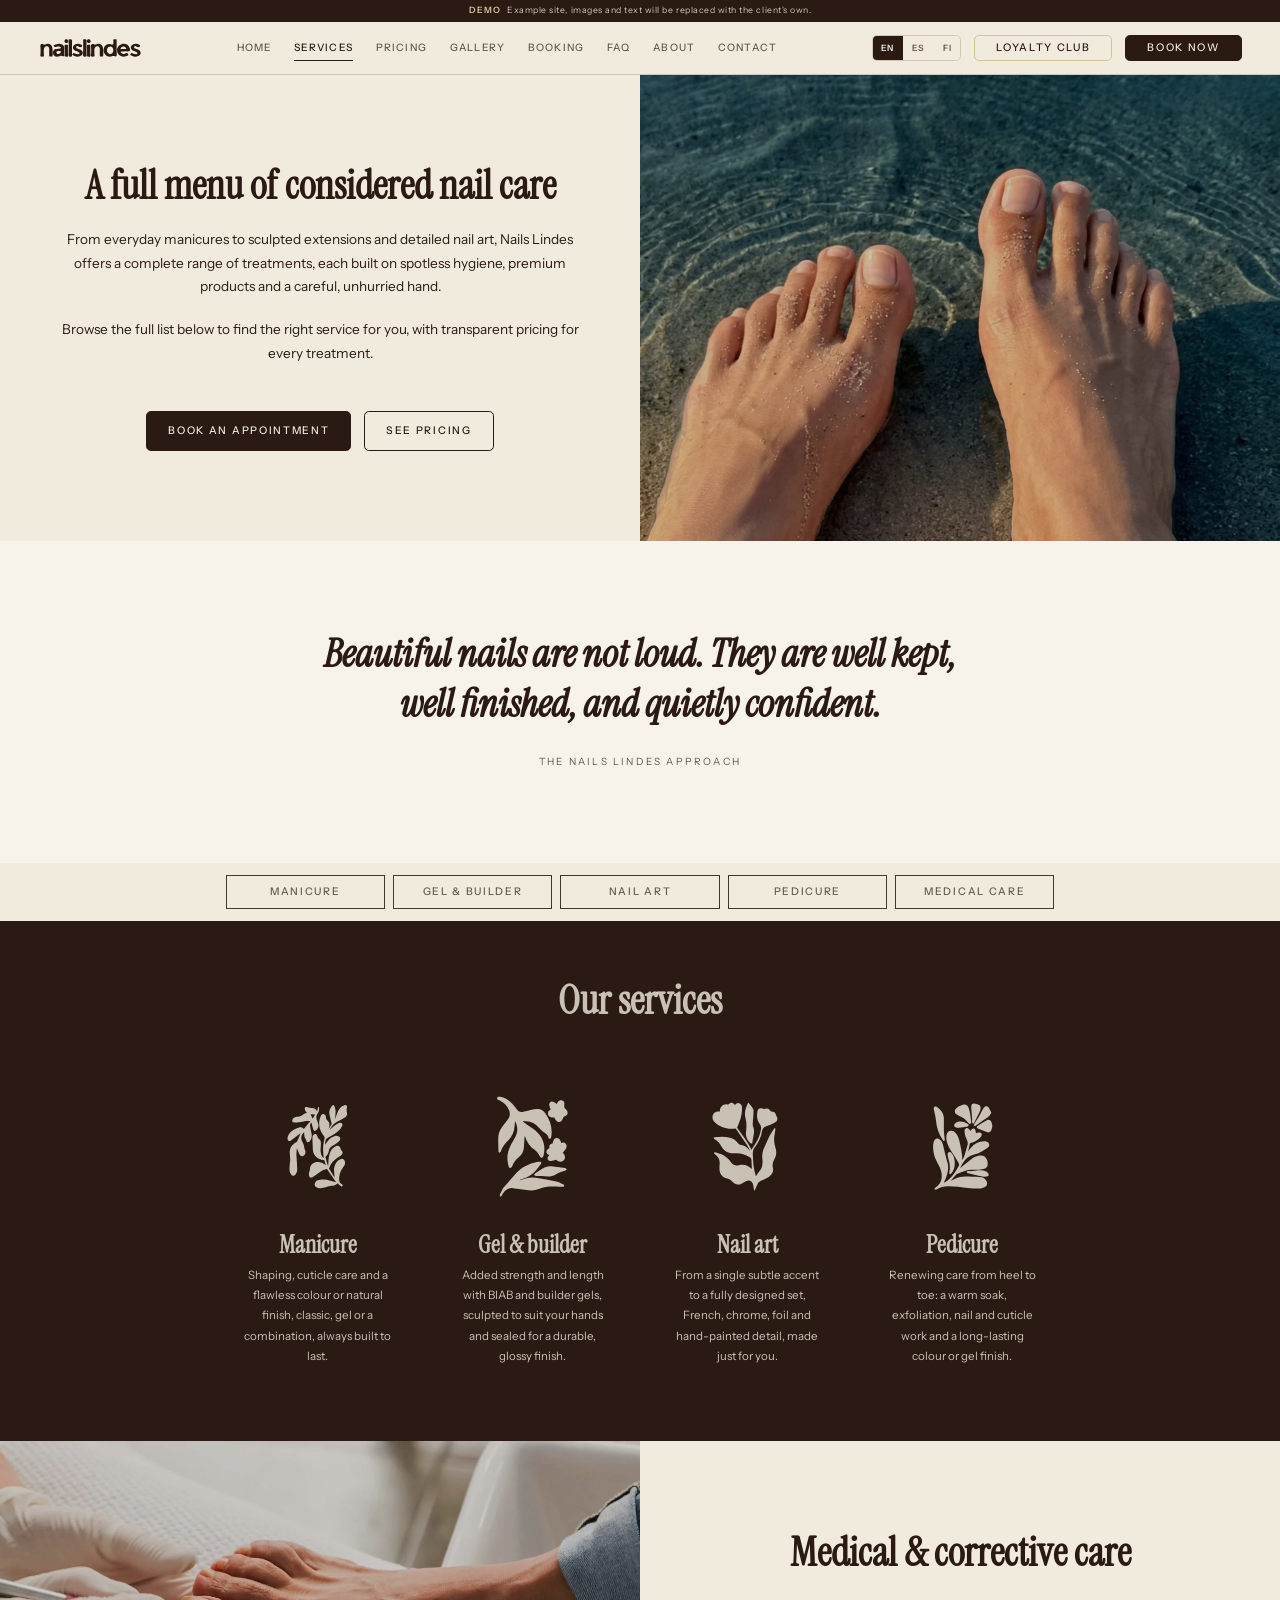
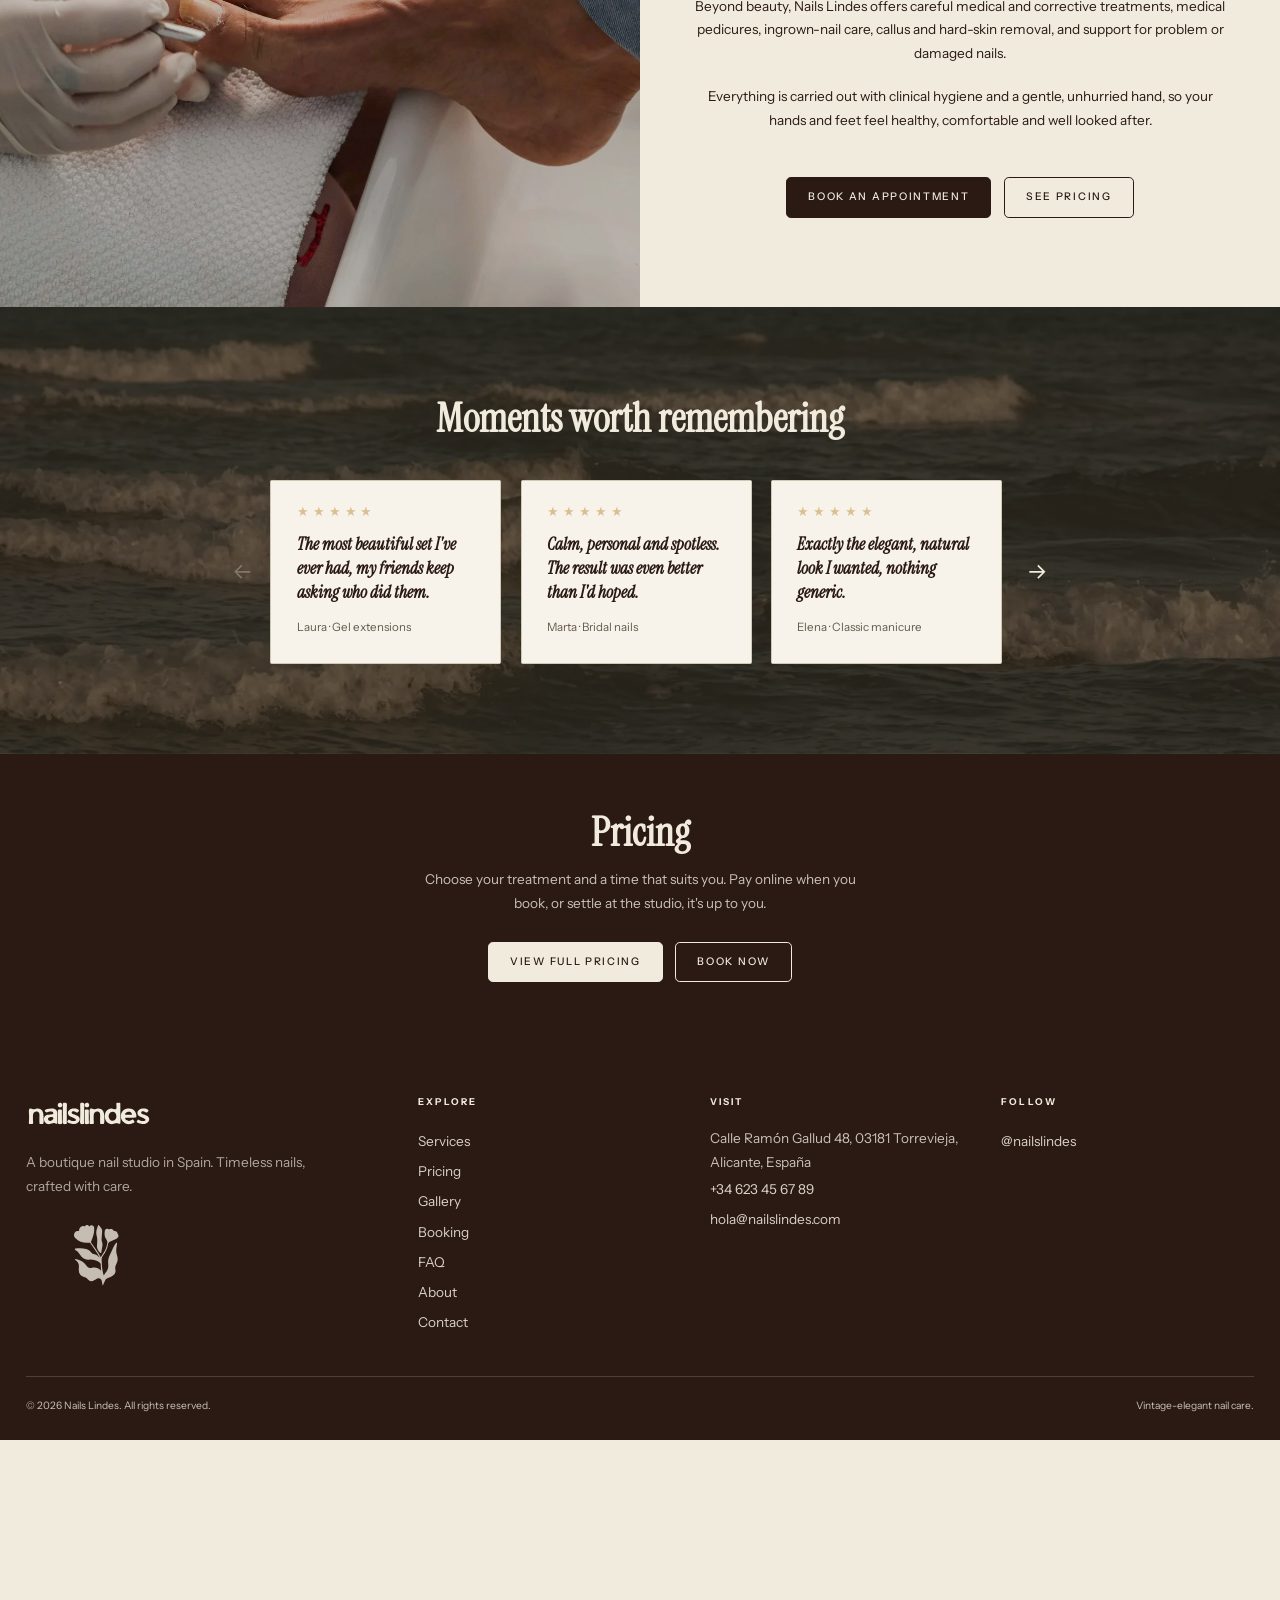
<file: services.html>
<!DOCTYPE html>
<html lang="en">
<head>
  <meta charset="utf-8">
  <meta name="viewport" content="width=device-width, initial-scale=1">
  <title>Services, Nails Lindes</title>
  <meta name="description" content="Full nail-care menu at Nails Lindes: classic & gel manicures, builder gel, gel extensions, nail art, bridal and pedicures.">
  <link rel="preconnect" href="https://fonts.googleapis.com">
  <link rel="preconnect" href="https://fonts.gstatic.com" crossorigin>
  <link href="https://fonts.googleapis.com/css2?family=Instrument+Sans:ital,wght@0,400;0,500;0,600;0,700;1,400&family=Instrument+Serif:ital@0;1&display=swap" rel="stylesheet">
  <link rel="stylesheet" href="assets/css/styles.css?v=64">
  <link rel="icon" href="assets/logos/mark.svg" type="image/svg+xml">
</head>
<body>
  <div class="demo-bar" role="note">
    <strong data-i18n="demo.tag">Demo</strong>
    <span data-i18n="demo.notice">Example site, images and text will be replaced with the client's own.</span>
  </div>
  <header class="site-header">
    <div class="container site-header__bar">
      <a class="brand" href="index.html" aria-label="Nails Lindes, home">
        <img class="brand__wordmark brand__wordmark--dark" src="assets/logos/wordmark.svg" alt="Nails Lindes" width="150" height="32">
        <img class="brand__wordmark brand__wordmark--light" src="assets/logos/wordmark-light.svg" alt="" width="150" height="32" aria-hidden="true">
      </a>
      <nav class="nav" id="nav" aria-label="Primary">
        <a class="nav__link" href="index.html" data-i18n="nav.home">Home</a>
        <a class="nav__link" href="services.html" aria-current="page" data-i18n="nav.services">Services</a>
        <a class="nav__link" href="pricing.html" data-i18n="nav.pricing">Pricing</a>
        <a class="nav__link" href="gallery.html" data-i18n="nav.gallery">Gallery</a>
        <a class="nav__link" href="booking.html" data-i18n="nav.booking">Booking</a>
        <a class="nav__link" href="faq.html" data-i18n="nav.faq">FAQ</a>
        <a class="nav__link" href="about.html" data-i18n="nav.about">About</a>
        <a class="nav__link" href="contact.html" data-i18n="nav.contact">Contact</a>
      </nav>
      <div class="header-actions">
        <div class="lang" role="group" aria-label="Language">
          <button class="lang__btn" data-lang="en" type="button">EN</button>
          <button class="lang__btn" data-lang="es" type="button">ES</button>
          <button class="lang__btn" data-lang="fi" type="button">FI</button>
        </div>
        <button class="btn btn--loyalty" type="button" data-loyalty-open aria-haspopup="dialog" data-i18n="loyalty.open">Loyalty club</button>
        <a class="btn" href="booking.html" data-i18n="cta.book">Book now</a>
        <button class="burger" aria-label="Menu" aria-expanded="false" aria-controls="nav"><span></span><span></span><span></span></button>
      </div>
    </div>
  </header>

  <main id="main">
    <!-- Services intro: full-bleed split (home model) -->
    <section class="fullsplit fullsplit--compact fullsplit--media-last">
      <div class="fullsplit__body fullsplit__body--center reveal">
        <h2 data-i18n="services.introTitle">A full menu of considered nail care</h2>
        <p data-i18n="services.introBody1">From everyday manicures to sculpted extensions and detailed nail art, Nails Lindes offers a complete range of treatments, each built on spotless hygiene, premium products and a careful, unhurried hand.</p>
        <p data-i18n="services.introBody2">Browse the full list below to find the right service for you, with transparent pricing for every treatment.</p>
        <div class="hero__cta">
          <a class="btn" data-book href="#" data-i18n="cta.bookAppt">Book an appointment</a>
          <a class="btn btn--ghost" href="pricing.html" data-i18n="cta.seePricing">See pricing</a>
        </div>
      </div>
      <div class="fullsplit__media reveal"><img src="assets/img/svc-intro.webp?v=64" alt="A full menu of considered nail care" loading="lazy" width="1262" height="966"></div>
    </section>

    <!-- Quote band (basic text banner) -->
    <section class="section section--surface">
      <div class="container quote-band">
        <p class="quote-band__mark" data-i18n="home.quote">Beautiful nails are not loud. They are well kept, well finished, and quietly confident.</p>
        <cite data-i18n="home.quoteCite">The Nails Lindes approach</cite>
      </div>
    </section>

    <!-- Service quick-nav: jump straight to a treatment -->
    <section class="catbar-section">
      <div class="container">
        <div class="cat-bar">
          <a class="cat-box" href="#manicure"><span data-i18n="home.do1Title">Manicure</span></a>
          <a class="cat-box" href="#gel-builder"><span data-i18n="home.do2Title">Gel & builder</span></a>
          <a class="cat-box" href="#nail-art"><span data-i18n="home.do3Title">Nail art</span></a>
          <a class="cat-box" href="#pedicure"><span data-i18n="home.do4Title">Pedicure</span></a>
          <a class="cat-box" href="#medical-care"><span data-i18n="home.do5Title">Medical care</span></a>
        </div>
      </div>
    </section>

    <!-- Service cards: circular symbol, heading, text -->
    <section class="svc-cards-section">
      <div class="container">
        <div class="section-head section-head--center">
          <h2 data-i18n="services.gridTitle">Our services</h2>
        </div>
        <div class="svc-cards">
          <a class="svc-card" id="manicure" href="pricing.html">
            <span class="svc-card__icon"><img src="assets/graphics/g1-light.svg?v=64" alt="" width="120" height="120" loading="lazy"></span>
            <h3 class="svc-card__title" data-i18n="home.do1Title">Manicure</h3>
            <p class="svc-card__text" data-i18n="services.c1Body">Shaping, cuticle care and a flawless colour or natural finish, classic, gel or a combination, always built to last.</p>
          </a>
          <a class="svc-card" id="gel-builder" href="pricing.html">
            <span class="svc-card__icon"><img src="assets/graphics/g2-light.svg?v=64" alt="" width="120" height="120" loading="lazy"></span>
            <h3 class="svc-card__title" data-i18n="home.do2Title">Gel &amp; builder</h3>
            <p class="svc-card__text" data-i18n="services.c2Body">Added strength and length with BIAB and builder gels, sculpted to suit your hands and sealed for a durable, glossy finish.</p>
          </a>
          <a class="svc-card" id="nail-art" href="pricing.html">
            <span class="svc-card__icon"><img src="assets/graphics/g3-light.svg?v=64" alt="" width="120" height="120" loading="lazy"></span>
            <h3 class="svc-card__title" data-i18n="home.do3Title">Nail art</h3>
            <p class="svc-card__text" data-i18n="services.c3Body">From a single subtle accent to a fully designed set, French, chrome, foil and hand-painted detail, made just for you.</p>
          </a>
          <a class="svc-card" id="pedicure" href="pricing.html">
            <span class="svc-card__icon"><img src="assets/graphics/g4-light.svg?v=64" alt="" width="120" height="120" loading="lazy"></span>
            <h3 class="svc-card__title" data-i18n="home.do4Title">Pedicure</h3>
            <p class="svc-card__text" data-i18n="services.c4Body">Renewing care from heel to toe: a warm soak, exfoliation, nail and cuticle work and a long-lasting colour or gel finish.</p>
          </a>
        </div>
      </div>
    </section>

    <!-- Medical care (split, image left / text right, swapped from intro) -->
    <section class="fullsplit fullsplit--compact" id="medical-care">
      <div class="fullsplit__media reveal"><img src="assets/img/med-care.webp?v=64" alt="Medical & corrective care" loading="lazy" width="1262" height="966"></div>
      <div class="fullsplit__body fullsplit__body--center reveal">
        <h2 data-i18n="services.medTitle">Medical &amp; corrective care</h2>
        <p data-i18n="services.medBody1">Beyond beauty, Nails Lindes offers careful medical and corrective treatments, medical pedicures, ingrown-nail care, callus and hard-skin removal, and support for problem or damaged nails.</p>
        <p data-i18n="services.medBody2">Everything is carried out with clinical hygiene and a gentle, unhurried hand, so your hands and feet feel healthy, comfortable and well looked after.</p>
        <div class="hero__cta">
          <a class="btn" data-book href="#" data-i18n="cta.bookAppt">Book an appointment</a>
          <a class="btn btn--ghost" href="pricing.html" data-i18n="cta.seePricing">See pricing</a>
        </div>
      </div>
    </section>

    <!-- Testimonials (copied from home) -->
    <section class="section testi">
      <div class="container">
        <div class="section-head section-head--center">
          <h2 style="margin:0" data-i18n="testi.title">Moments worth remembering</h2>
        </div>
        <div class="testi-wrap">
          <button class="testi-arrow testi-arrow--prev" data-testi-prev type="button" aria-label="Previous" data-i18n-attr="aria-label:testi.prev">
            <svg viewBox="0 0 24 24" fill="none" stroke="currentColor" stroke-width="1.6"><path d="M19 12H5M11 6l-6 6 6 6"/></svg>
          </button>
          <div class="testi-viewport">
            <div class="testi-track">
            <figure class="testi-card reveal">
              <div class="testi-stars" role="img" aria-label="5 / 5">★★★★★</div>
              <blockquote data-i18n="testi.q1">The most beautiful set I've ever had.</blockquote>
              <cite data-i18n="testi.a1">Laura · Gel extensions</cite>
            </figure>
            <figure class="testi-card reveal">
              <div class="testi-stars" role="img" aria-label="5 / 5">★★★★★</div>
              <blockquote data-i18n="testi.q2">Calm, personal and spotless.</blockquote>
              <cite data-i18n="testi.a2">Marta · Bridal nails</cite>
            </figure>
            <figure class="testi-card reveal">
              <div class="testi-stars" role="img" aria-label="5 / 5">★★★★★</div>
              <blockquote data-i18n="testi.q3">Exactly the elegant, natural look I wanted.</blockquote>
              <cite data-i18n="testi.a3">Elena · Classic manicure</cite>
            </figure>
            <figure class="testi-card reveal">
              <div class="testi-stars" role="img" aria-label="5 / 5">★★★★★</div>
              <blockquote data-i18n="testi.q4">Three weeks on and they still look freshly done.</blockquote>
              <cite data-i18n="testi.a4">Sofía · Gel manicure</cite>
            </figure>
            <figure class="testi-card reveal">
              <div class="testi-stars" role="img" aria-label="5 / 5">★★★★★</div>
              <blockquote data-i18n="testi.q5">I've finally found my nail artist.</blockquote>
              <cite data-i18n="testi.a5">Carmen · Nail art</cite>
            </figure>
            <figure class="testi-card reveal">
              <div class="testi-stars" role="img" aria-label="5 / 5">★★★★★</div>
              <blockquote data-i18n="testi.q6">Relaxing from start to finish.</blockquote>
              <cite data-i18n="testi.a6">Natalia · Spa pedicure</cite>
            </figure>
            </div>
          </div>
          <button class="testi-arrow testi-arrow--next" data-testi-next type="button" aria-label="Next" data-i18n-attr="aria-label:testi.next">
            <svg viewBox="0 0 24 24" fill="none" stroke="currentColor" stroke-width="1.6"><path d="M5 12h14M13 6l6 6-6 6"/></svg>
          </button>
        </div>
      </div>
    </section>

    <section class="section--tight section section--dark cta-band">
      <div class="container">
        <h2 data-i18n="pricing.heroTitle">Pricing</h2>
        <p data-i18n="home.ctaBody">Choose your treatment and a time that suits you.</p>
        <div class="hero__cta">
          <a class="btn btn--light" href="pricing.html" data-i18n="cta.viewPricing">View full pricing</a>
          <a class="btn btn--ghost" data-book href="#" style="--btn-fg:#F1EBDD;border-color:#F1EBDD" data-i18n="cta.book">Book now</a>
        </div>
      </div>
    </section>
  </main>

  <footer class="site-footer">
    <div class="container">
      <div class="footer-grid">
        <div class="footer-col">
          <a class="brand" href="index.html" aria-label="Nails Lindes, home">
            <img class="footer-logo" src="assets/logos/wordmark-light.svg" alt="Nails Lindes" width="170" height="36">
          </a>
          <p class="muted" style="margin-top:1rem;max-width:34ch" data-i18n="footer.tagline">A boutique nail studio in Spain.</p>
          <img class="footer-illus" src="assets/graphics/footer-illus.svg" alt="" width="120" height="90" style="margin-top:1.6rem">
        </div>
        <div class="footer-col">
          <h4 data-i18n="footer.explore">Explore</h4>
          <ul>
            <li><a href="services.html" data-i18n="nav.services">Services</a></li>
            <li><a href="pricing.html" data-i18n="nav.pricing">Pricing</a></li>
            <li><a href="gallery.html" data-i18n="nav.gallery">Gallery</a></li>
            <li><a href="booking.html" data-i18n="nav.booking">Booking</a></li>
            <li><a href="faq.html" data-i18n="nav.faq">FAQ</a></li>
            <li><a href="about.html" data-i18n="nav.about">About</a></li>
            <li><a href="contact.html" data-i18n="nav.contact">Contact</a></li>
          </ul>
        </div>
        <div class="footer-col">
          <h4 data-i18n="footer.visit">Visit</h4>
          <ul>
            <li><span data-config="address">Calle Ramón Gallud 48, Torrevieja</span></li>
            <li><a data-config="phone" href="#">+34 623 45 67 89</a></li>
            <li><a data-config="email" href="#">hola@nailslindes.com</a></li>
          </ul>
        </div>
        <div class="footer-col">
          <h4 data-i18n="footer.followTitle">Follow</h4>
          <ul>
            <li><a data-config="instagram" href="#" target="_blank" rel="noopener">@nailslindes</a></li>
          </ul>
        </div>
      </div>
      <div class="footer-bottom">
        <span>© <span data-year>2026</span> Nails Lindes. <span data-i18n="footer.rights">All rights reserved.</span></span>
        <span data-i18n="footer.built">Vintage-elegant nail care.</span>
      </div>
    </div>
  </footer>

  <script src="assets/js/config.js?v=64"></script>
  <script src="assets/js/i18n.js?v=64"></script>
  <script src="assets/js/main.js?v=64"></script>
</body>
</html>
</file>
<file: assets/css/styles.css>
/* ==========================================================================
   Nails Lindes, design system
   Plain CSS. Tokens first, then base, layout, components, utilities.
   ========================================================================== */

/* ---------- Tokens ------------------------------------------------------- */
:root {
  /* Brand palette, exact hexes, do not alter */
  --color-beige:  #F1EBDD;
  --color-tan:    #D8C094;
  --color-silver: #CFC9B3;
  --color-cadet:  #94A3AF;
  --color-stone:  #645A4E;
  --color-coffee: #2A1A13;

  /* Derived / functional */
  --bg:            var(--color-beige);
  --bg-surface:    #F7F3EA;
  --bg-dark:       var(--color-coffee);
  --text:          var(--color-coffee);
  --text-soft:     var(--color-stone);
  --line:          var(--color-silver);
  --accent:        var(--color-tan);
  --accent-cool:   var(--color-cadet);

  /* Typography */
  --font-serif: "Instrument Serif", "Times New Roman", serif;
  --font-sans:  "Instrument Sans", "Helvetica Neue", Arial, sans-serif;

  --tracking-wide:  0.16em;
  --tracking-label: 0.22em;

  /* Spacing scale */
  --space-1: 0.5rem;
  --space-2: 1rem;
  --space-3: 1.5rem;
  --space-4: 2rem;
  --space-5: 3rem;
  --space-6: 4.5rem;
  --space-7: 7rem;

  --maxw: 1240px;
  --maxw-narrow: 760px;
  --radius: 2px;
  --shadow-soft: 0 18px 50px -28px rgba(42, 26, 19, 0.45);
  --ease: cubic-bezier(0.22, 0.61, 0.36, 1);
}

/* ---------- Reset / base ------------------------------------------------- */
*, *::before, *::after { box-sizing: border-box; }

html { scroll-behavior: smooth; -webkit-text-size-adjust: 100%; }
@media (prefers-reduced-motion: reduce) {
  html { scroll-behavior: auto; }
  *, *::before, *::after { animation-duration: 0.001ms !important; animation-iteration-count: 1 !important; transition-duration: 0.001ms !important; }
}

body {
  margin: 0;
  background: var(--bg);
  color: var(--text);
  font-family: var(--font-sans);
  font-weight: 400;
  font-size: 1.0625rem;
  line-height: 1.75;
  -webkit-font-smoothing: antialiased;
  text-rendering: optimizeLegibility;
  overflow-x: hidden;
}

h1, h2, h3, h4 {
  font-family: var(--font-serif);
  font-weight: 400;
  line-height: 1.12;
  margin: 0 0 var(--space-3);
  color: var(--text);
}
h1 { font-size: clamp(2.6rem, 6vw, 4.6rem); font-weight: 400; letter-spacing: 0.01em; }
h2 { font-size: clamp(2rem, 4vw, 3.1rem); }
h3 { font-size: clamp(1.5rem, 2.4vw, 2rem); }
h4 { font-size: 1.25rem; }

p { margin: 0 0 var(--space-3); }
a { color: inherit; text-decoration: none; }
img, svg { max-width: 100%; display: block; }
ul { margin: 0; padding: 0; list-style: none; }

::selection { background: var(--color-tan); color: var(--color-coffee); }

:focus-visible {
  outline: 2px solid var(--color-stone);
  outline-offset: 3px;
}

/* ---------- Helpers ------------------------------------------------------ */
.container { width: 100%; max-width: var(--maxw); margin-inline: auto; padding-inline: var(--space-4); }
.container--narrow { max-width: var(--maxw-narrow); }
.section { padding-block: var(--space-7); }
.section--tight { padding-block: var(--space-6); }
.section--surface { background: var(--bg-surface); }
.section--dark { background: var(--bg-dark); color: var(--color-beige); }
.section--dark h1, .section--dark h2, .section--dark h3 { color: var(--color-beige); }

.text-center { text-align: center; }
.muted { color: var(--text-soft); }
.lead { font-size: 1.2rem; color: var(--text-soft); }
.mx-auto { margin-inline: auto; }
.stack > * + * { margin-top: var(--space-3); }
.hidden { display: none !important; }

/* Eyebrow / small label */
.eyebrow {
  font-family: var(--font-sans);
  font-weight: 500;
  text-transform: uppercase;
  letter-spacing: var(--tracking-label);
  font-size: 0.72rem;
  color: var(--color-stone);
  display: inline-flex;
  align-items: center;
  gap: 0.6em;
  margin-bottom: var(--space-2);
}
.eyebrow::before {
  content: "";
  width: 28px;
  height: 1px;
  background: var(--color-tan);
}
.eyebrow--center { justify-content: center; }
.eyebrow--center::after {
  content: "";
  width: 28px;
  height: 1px;
  background: var(--color-tan);
}

/* Section heading block */
.section-head { max-width: 640px; margin-bottom: var(--space-5); }
.section-head--center { margin-inline: auto; text-align: center; }

/* ---------- Buttons ------------------------------------------------------ */
.btn {
  --btn-bg: var(--color-coffee);
  --btn-fg: var(--color-beige);
  display: inline-flex;
  align-items: center;
  justify-content: center;
  gap: 0.6em;
  padding: 0.95em 2em;
  font-family: var(--font-sans);
  font-weight: 500;
  font-size: 0.82rem;
  letter-spacing: var(--tracking-wide);
  text-transform: uppercase;
  background: var(--btn-bg);
  color: var(--btn-fg);
  border: 1px solid var(--btn-bg);
  border-radius: var(--radius);
  cursor: pointer;
  transition: background .35s var(--ease), color .35s var(--ease), transform .35s var(--ease);
}
.btn:hover { background: transparent; color: var(--btn-bg); transform: translateY(-2px); }
.btn--ghost { --btn-bg: transparent; --btn-fg: var(--color-coffee); border-color: var(--color-coffee); }
.btn--ghost:hover { background: var(--color-coffee); color: var(--color-beige); }
.btn--light { --btn-bg: var(--color-beige); --btn-fg: var(--color-coffee); }
.btn--light:hover { background: transparent; color: var(--color-beige); border-color: var(--color-beige); }
.btn--block { width: 100%; }
/* Loyalty: a pale, light-filled button that reads next to the dark Book button */
.btn--loyalty { --btn-bg: var(--color-beige); --btn-fg: var(--color-coffee); border-color: var(--color-tan); }
.btn--loyalty:hover { background: var(--color-tan); color: var(--color-coffee); border-color: var(--color-tan); transform: translateY(-2px); }

/* The loyalty opener lives in the header on desktop and in the slide-in menu on
   mobile, never both at once. */
.nav__link--loyalty { display: none; }
@media (max-width: 940px) {
  .header-actions .btn--loyalty { display: none; }
  .nav__link--loyalty { display: block; }
}

.link-arrow {
  display: inline-flex;
  align-items: center;
  gap: 0.5em;
  font-weight: 500;
  font-size: 0.8rem;
  letter-spacing: var(--tracking-wide);
  text-transform: uppercase;
  color: var(--color-stone);
  transition: gap .3s var(--ease), color .3s var(--ease);
}
.link-arrow svg { width: 16px; height: 16px; }
.link-arrow:hover { gap: 0.9em; color: var(--color-coffee); }

/* ==========================================================================
   Header / navigation
   ========================================================================== */
.site-header {
  position: sticky;
  top: 0;
  z-index: 100;
  background: color-mix(in srgb, var(--color-beige) 90%, transparent);
  backdrop-filter: blur(10px);
  border-bottom: 1px solid var(--line);
}
.site-header__bar {
  display: flex;
  align-items: center;
  justify-content: space-between;
  gap: var(--space-3);
  padding-block: var(--space-2);
}
.brand { display: inline-flex; align-items: center; gap: 0.7rem; }
.brand__mark { width: 34px; height: 34px; }
.brand__name {
  font-family: var(--font-serif);
  font-weight: 400;
  font-size: 1.25rem;
  letter-spacing: var(--tracking-wide);
  text-transform: uppercase;
  color: var(--color-coffee);
  line-height: 1;
}

.nav { display: flex; align-items: center; gap: clamp(1rem, 2.2vw, 2.4rem); }
.nav__link {
  font-size: 0.8rem;
  font-weight: 500;
  letter-spacing: 0.12em;
  text-transform: uppercase;
  color: var(--color-stone);
  position: relative;
  padding-block: 0.3rem;
  transition: color .3s var(--ease);
}
.nav__link::after {
  content: "";
  position: absolute;
  left: 0; bottom: 0;
  width: 100%; height: 1px;
  background: var(--color-coffee);
  transform: scaleX(0);
  transform-origin: left;
  transition: transform .35s var(--ease);
}
.nav__link:hover, .nav__link[aria-current="page"] { color: var(--color-coffee); }
.nav__link:hover::after, .nav__link[aria-current="page"]::after { transform: scaleX(1); }

.header-actions { display: flex; align-items: center; gap: var(--space-2); }

/* Language switcher */
.lang {
  display: inline-flex;
  align-items: center;
  border: 1px solid var(--line);
  border-radius: 999px;
  overflow: hidden;
}
.lang__btn {
  appearance: none;
  border: 0;
  background: transparent;
  cursor: pointer;
  font-family: var(--font-sans);
  font-size: 0.68rem;
  font-weight: 600;
  letter-spacing: 0.1em;
  text-transform: uppercase;
  color: var(--color-stone);
  padding: 0.4rem 0.7rem;
  transition: background .3s var(--ease), color .3s var(--ease);
}
.lang__btn[aria-pressed="true"] { background: var(--color-coffee); color: var(--color-beige); }

/* Burger */
.burger {
  display: none;
  flex-direction: column;
  justify-content: center;
  gap: 5px;
  width: 42px; height: 42px;
  border: 1px solid var(--line);
  border-radius: var(--radius);
  background: transparent;
  cursor: pointer;
}
.burger span { display: block; height: 1.5px; width: 20px; margin-inline: auto; background: var(--color-coffee); transition: transform .3s var(--ease), opacity .3s var(--ease); }
.burger[aria-expanded="true"] span:nth-child(1) { transform: translateY(6.5px) rotate(45deg); }
.burger[aria-expanded="true"] span:nth-child(2) { opacity: 0; }
.burger[aria-expanded="true"] span:nth-child(3) { transform: translateY(-6.5px) rotate(-45deg); }

@media (max-width: 940px) {
  .burger { display: flex; }
  /* Drop the blur on mobile: backdrop-filter makes the header a containing block
     for the fixed nav drawer, which lets the off-canvas (closed) drawer escape
     the body's overflow clip and cause horizontal scroll. Without it the drawer
     is viewport-relative and clipped, exactly like the home page. */
  .site-header { -webkit-backdrop-filter: none; backdrop-filter: none; }
  .nav {
    position: fixed;
    inset: 0 0 0 auto;
    width: min(320px, 84vw);
    flex-direction: column;
    align-items: flex-start;
    justify-content: center;
    gap: var(--space-3);
    padding: var(--space-6) var(--space-4);
    background: var(--color-beige);
    border-left: 1px solid var(--line);
    transform: translateX(100%);
    transition: transform .4s var(--ease);
    z-index: 99;
  }
  .nav.is-open { transform: translateX(0); box-shadow: var(--shadow-soft); }
  .nav__link { font-size: 1rem; }
  .nav-backdrop {
    position: fixed; inset: 0;
    background: rgba(42,26,19,.35);
    opacity: 0; visibility: hidden;
    transition: opacity .3s var(--ease), visibility .3s var(--ease);
    z-index: 98;
  }
  .nav-backdrop.is-open { opacity: 1; visibility: visible; }
}

/* ==========================================================================
   Hero
   ========================================================================== */
.hero {
  position: relative;
  min-height: clamp(560px, 82vh, 860px);
  display: grid;
  place-items: center;
  text-align: center;
  color: var(--color-beige);
  overflow: hidden;
}
.hero__media { position: absolute; inset: 0; }
.hero__media img { width: 100%; height: 100%; object-fit: cover; }
.hero::after {
  content: "";
  position: absolute; inset: 0;
  background: linear-gradient(180deg, rgba(42,26,19,.30), rgba(42,26,19,.55));
}
.hero__inner { position: relative; z-index: 2; padding: var(--space-5) var(--space-4); max-width: 820px; }

/* Diamond badge overlay */
.hero__badge {
  width: clamp(120px, 16vw, 170px);
  height: clamp(120px, 16vw, 170px);
  margin: 0 auto var(--space-4);
  display: grid;
  place-items: center;
  background: color-mix(in srgb, var(--color-beige) 92%, transparent);
  transform: rotate(45deg);
  border: 1px solid color-mix(in srgb, var(--color-stone) 40%, transparent);
  box-shadow: var(--shadow-soft);
}
.hero__badge > * { transform: rotate(-45deg); width: 70%; height: 70%; }

.hero h1 { color: var(--color-beige); margin-bottom: var(--space-3); }
.hero__sub { font-size: 1.15rem; color: color-mix(in srgb, var(--color-beige) 88%, transparent); max-width: 540px; margin-inline: auto; }
.hero__cta { margin-top: var(--space-4); display: flex; gap: var(--space-2); justify-content: center; flex-wrap: wrap; }
.hero__tagline {
  font-family: var(--font-serif);
  font-style: italic;
  font-size: 1.05rem;
  letter-spacing: 0.04em;
  color: color-mix(in srgb, var(--color-beige) 85%, transparent);
}

/* Hero variant: component / asymmetric (no full-bleed image) */
.hero-split {
  background: var(--bg-surface);
  border-bottom: 1px solid var(--line);
}
.hero-split__grid {
  display: grid;
  grid-template-columns: 1fr minmax(auto, 560px) 1fr;
  align-items: center;
  gap: var(--space-4);
}
.hero-split__media img { aspect-ratio: 3/4; object-fit: cover; width: 100%; border-radius: var(--radius); }
.hero-split__center { text-align: center; }
@media (max-width: 900px) {
  .hero-split__grid { grid-template-columns: 1fr; }
  .hero-split__media { display: none; }
}

/* ==========================================================================
   2-column split
   ========================================================================== */
.split {
  display: grid;
  grid-template-columns: 1fr 1fr;
  align-items: center;
  gap: clamp(2rem, 5vw, 5rem);
}
.split--reverse .split__media { order: 2; }
.split__media { position: relative; }
.split__media img { width: 100%; aspect-ratio: 4/5; object-fit: cover; border-radius: var(--radius); }
.split__media--overlay::after {
  content: attr(data-script);
  position: absolute;
  left: 50%; bottom: 8%;
  transform: translateX(-50%);
  font-family: var(--font-serif);
  font-style: italic;
  font-size: clamp(1.6rem, 3vw, 2.4rem);
  color: var(--color-beige);
  text-shadow: 0 4px 18px rgba(42,26,19,.5);
  white-space: nowrap;
}
@media (max-width: 820px) {
  .split { grid-template-columns: 1fr; }
  .split--reverse .split__media { order: 0; }
}

/* List with chevron (CTA list) */
.linklist { border-top: 1px solid var(--line); }
.linklist__item {
  display: flex;
  align-items: center;
  justify-content: space-between;
  gap: var(--space-3);
  padding: var(--space-3) 0;
  border-bottom: 1px solid var(--line);
  transition: padding-left .3s var(--ease), color .3s var(--ease);
}
.linklist__item:hover { padding-left: var(--space-2); color: var(--color-coffee); }
.linklist__item h4 { margin: 0; }
.linklist__item p { margin: 0.2rem 0 0; font-size: 0.95rem; color: var(--text-soft); }
.linklist__chev { flex: none; width: 22px; height: 22px; color: var(--color-stone); transition: transform .3s var(--ease); }
.linklist__item:hover .linklist__chev { transform: translateX(4px); }

/* ==========================================================================
   Feature grid (3 columns, icons)
   ========================================================================== */
.feature-grid {
  display: grid;
  grid-template-columns: repeat(3, 1fr);
  gap: var(--space-4);
}
.feature {
  text-align: center;
  padding: var(--space-4) var(--space-3);
}
.feature__icon {
  width: 56px; height: 56px;
  margin: 0 auto var(--space-3);
  color: var(--color-stone);
}
.feature h3 { font-size: 1.35rem; margin-bottom: var(--space-1); }
.feature p { color: var(--text-soft); font-size: 0.98rem; margin: 0; }
@media (max-width: 760px) { .feature-grid { grid-template-columns: 1fr; gap: var(--space-2); } }

/* ==========================================================================
   Gallery
   ========================================================================== */
.gallery-head {
  display: flex;
  flex-direction: column;
  align-items: center;
  text-align: center;
  gap: var(--space-2);
  margin-bottom: var(--space-4);
}
.gallery-row {
  display: grid;
  grid-template-columns: repeat(4, 1fr);
  gap: var(--space-2);
}
.thumb {
  position: relative;
  aspect-ratio: 1/1;
  overflow: hidden;
  border-radius: var(--radius);
  background: var(--color-silver);
}
.thumb img { width: 100%; height: 100%; object-fit: cover; transition: transform .6s var(--ease); }
.thumb:hover img { transform: scale(1.06); }
.thumb__tag {
  position: absolute;
  left: var(--space-2); bottom: var(--space-2);
  font-size: 0.66rem;
  letter-spacing: 0.18em;
  text-transform: uppercase;
  color: var(--color-beige);
  background: rgba(42,26,19,.55);
  padding: 0.25em 0.7em;
  border-radius: 999px;
  opacity: 0;
  transform: translateY(6px);
  transition: opacity .3s var(--ease), transform .3s var(--ease);
}
.thumb:hover .thumb__tag { opacity: 1; transform: translateY(0); }

.gallery-grid {
  display: grid;
  grid-template-columns: repeat(3, 1fr);
  gap: var(--space-2);
}
.gallery-grid .thumb { aspect-ratio: 1 / 1; }
.gallery-grid .thumb img { object-fit: contain; background: var(--bg); }
@media (max-width: 900px) { .gallery-row { grid-template-columns: repeat(2, 1fr); } .gallery-grid { grid-template-columns: repeat(2, 1fr); } }
@media (max-width: 520px) { .gallery-grid { grid-template-columns: 1fr; } }

/* Full-bleed 4-col image band */
.image-band {
  display: grid;
  grid-template-columns: repeat(4, 1fr);
  gap: 0;
}
.image-band img { width: 100%; aspect-ratio: 3/4; object-fit: cover; }
@media (max-width: 760px) { .image-band { grid-template-columns: repeat(2, 1fr); } }

/* ==========================================================================
   Dividers, marquee, stripe, scallop
   ========================================================================== */
.marquee {
  background: var(--color-coffee);
  color: var(--color-beige);
  overflow: hidden;
  padding-block: 0.9rem;
  border-block: 1px solid color-mix(in srgb, var(--color-stone) 60%, transparent);
}
.marquee--accent { background: var(--color-tan); color: var(--color-coffee); border-color: color-mix(in srgb, var(--color-stone) 30%, transparent); }
.marquee__track {
  display: inline-flex;
  align-items: center;
  white-space: nowrap;
  will-change: transform;
  animation: marquee 32s linear infinite;
}
.marquee:hover .marquee__track { animation-play-state: paused; }
.marquee__item {
  display: inline-flex;
  align-items: center;
  gap: 1.4rem;
  padding-inline: 1.4rem;
  font-family: var(--font-serif);
  font-style: italic;
  font-size: 1.15rem;
  letter-spacing: 0.04em;
}
.marquee__sep { font-style: normal; opacity: .6; }
@keyframes marquee { from { transform: translateX(0); } to { transform: translateX(-50%); } }

/* Striped divider */
.divider--stripe {
  height: 18px;
  background-image: repeating-linear-gradient(
    -45deg,
    var(--color-tan) 0, var(--color-tan) 10px,
    var(--color-beige) 10px, var(--color-beige) 20px
  );
  border-block: 1px solid var(--line);
}

/* Scallop divider */
.divider--scallop {
  height: 26px;
  background:
    radial-gradient(circle at 13px 0, transparent 13px, var(--color-silver) 13px) repeat-x;
  background-size: 26px 26px;
  background-position: 0 -13px;
}

/* ==========================================================================
   Pricing
   ========================================================================== */
.price-tabs {
  display: flex;
  flex-wrap: wrap;
  gap: var(--space-1);
  justify-content: center;
  margin-bottom: var(--space-5);
}
.price-tab {
  appearance: none;
  border: 1px solid var(--line);
  background: transparent;
  color: var(--color-stone);
  font-family: var(--font-sans);
  font-size: 0.74rem;
  font-weight: 600;
  letter-spacing: 0.14em;
  text-transform: uppercase;
  padding: 0.6rem 1.2rem;
  border-radius: 999px;
  cursor: pointer;
  transition: background .3s var(--ease), color .3s var(--ease), border-color .3s var(--ease);
}
.price-tab[aria-selected="true"] { background: var(--color-coffee); color: var(--color-beige); border-color: var(--color-coffee); }

.price-group { margin-bottom: var(--space-6); }
.price-group__title {
  text-align: center;
  margin-bottom: var(--space-3);
}
.price-group__title h3 { margin: 0; }

.price-list { border-top: 1px solid var(--line); }
.price-item {
  display: grid;
  grid-template-columns: 1fr auto;
  gap: 0.4rem var(--space-3);
  align-items: baseline;
  padding: var(--space-2) 0;
  border-bottom: 1px solid var(--line);
}
.price-item__name { font-family: var(--font-serif); font-size: 1.3rem; font-weight: 500; }
.price-item__lead {
  flex: 1;
  border-bottom: 1px dotted var(--color-silver);
}
.price-item__price { font-family: var(--font-serif); font-size: 1.3rem; font-weight: 600; white-space: nowrap; }
.price-item__desc { grid-column: 1 / -1; margin: 0; font-size: 0.92rem; color: var(--text-soft); }
.price-note { font-size: 0.88rem; color: var(--text-soft); margin-top: var(--space-3); }

/* Pricing feature cards (product-card style) */
.card-grid {
  display: grid;
  grid-template-columns: repeat(4, 1fr);
  gap: var(--space-3);
}
.card {
  background: var(--bg-surface);
  border: 1px solid var(--line);
  border-radius: var(--radius);
  overflow: hidden;
  display: flex;
  flex-direction: column;
  transition: transform .4s var(--ease), box-shadow .4s var(--ease);
}
.card:hover { transform: translateY(-4px); box-shadow: var(--shadow-soft); }
.card__media { aspect-ratio: 1/1; background: var(--color-silver); }
.card__media img { width: 100%; height: 100%; object-fit: cover; }
.card__body { padding: var(--space-3); display: flex; flex-direction: column; gap: 0.3rem; flex: 1; }
.card__title { font-family: var(--font-serif); font-size: 1.3rem; margin: 0; }
.card__price { color: var(--color-stone); font-weight: 600; }
.card__desc { font-size: 0.9rem; color: var(--text-soft); margin: 0 0 var(--space-2); }
.card .btn { margin-top: auto; }
@media (max-width: 980px) { .card-grid { grid-template-columns: repeat(2, 1fr); } }
@media (max-width: 520px) { .card-grid { grid-template-columns: 1fr; } }

/* Highlighted price panel */
.price-highlight {
  background: var(--color-coffee);
  color: var(--color-beige);
  border-radius: 12px;
  padding: var(--space-5);
  text-align: center;
}
.price-highlight h2, .price-highlight h3 { color: var(--color-beige); }
.price-highlight .price-figure { font-family: var(--font-serif); font-size: clamp(3rem, 8vw, 5rem); line-height: 1; }

/* ==========================================================================
   Quote band
   ========================================================================== */
.quote-band { text-align: center; }
.quote-band__mark {
  font-family: var(--font-serif);
  font-style: italic;
  font-size: clamp(1.8rem, 4vw, 3rem);
  line-height: 1.3;
  max-width: 820px;
  margin: 0 auto var(--space-3);
}
.quote-band cite { font-style: normal; font-size: 0.78rem; letter-spacing: var(--tracking-label); text-transform: uppercase; color: var(--text-soft); }

/* ==========================================================================
   Testimonials carousel
   ========================================================================== */
.testi { position: relative; }
.testi-viewport {
  overflow-x: auto;
  scroll-snap-type: x mandatory;
  scroll-behavior: smooth;
  scrollbar-width: none;          /* Firefox */
  -ms-overflow-style: none;       /* IE/Edge  */
  margin-inline: calc(-1 * var(--space-2));
  padding-inline: var(--space-2);
}
.testi-viewport::-webkit-scrollbar { display: none; }
.testi-track {
  display: flex;
  gap: var(--space-3);
  align-items: stretch;
}
.testi-card {
  flex: 0 0 calc((100% - 2 * var(--space-3)) / 3);
  scroll-snap-align: start;
  background: var(--bg-surface);
  border: 1px solid var(--line);
  border-radius: var(--radius);
  padding: var(--space-4);
  display: flex;
  flex-direction: column;
  gap: var(--space-2);
}
.testi-stars {
  color: var(--color-tan);
  letter-spacing: 0.3em;
  font-size: 1rem;
  line-height: 1;
}
.testi-card blockquote {
  margin: 0;
  font-family: var(--font-serif);
  font-style: italic;
  font-size: 1.35rem;
  line-height: 1.4;
  color: var(--text);
}
.testi-card cite {
  margin-top: auto;
  font-style: normal;
  font-size: 0.9rem;
  color: var(--text-soft);
}
.testi-nav {
  display: flex;
  justify-content: center;
  gap: var(--space-2);
  margin-top: var(--space-4);
}
.testi-arrow {
  width: 56px; height: 56px;
  display: grid; place-items: center;
  background: var(--bg-surface);
  border: 1px solid var(--line);
  border-radius: var(--radius);
  cursor: pointer;
  color: var(--color-coffee);
  transition: background .3s var(--ease), color .3s var(--ease), border-color .3s var(--ease);
}
.testi-arrow:hover { background: var(--color-coffee); color: var(--color-beige); border-color: var(--color-coffee); }
.testi-arrow:disabled { opacity: .35; cursor: default; }
.testi-arrow:disabled:hover { background: var(--bg-surface); color: var(--color-coffee); border-color: var(--line); }
.testi-arrow svg { width: 22px; height: 22px; }
@media (max-width: 900px) { .testi-card { flex-basis: calc((100% - var(--space-3)) / 2); } }
@media (max-width: 620px) { .testi-card { flex-basis: 100%; } }

/* ==========================================================================
   Instagram feed strip
   ========================================================================== */
.insta-head {
  display: flex;
  align-items: flex-end;
  justify-content: space-between;
  gap: var(--space-3);
  margin-bottom: var(--space-4);
  flex-wrap: wrap;
}
.insta-grid {
  display: grid;
  grid-template-columns: repeat(6, 1fr);
  gap: var(--space-1);
}
.insta-tile {
  position: relative;
  aspect-ratio: 1/1;
  overflow: hidden;
  border-radius: var(--radius);
  background: var(--color-silver);
}
.insta-tile img { width: 100%; height: 100%; object-fit: cover; transition: transform .6s var(--ease); }
.insta-tile:hover img { transform: scale(1.08); }
.insta-tile::after {
  content: "";
  position: absolute; inset: 0;
  background: rgba(42,26,19,.0);
  transition: background .35s var(--ease);
}
.insta-tile:hover::after { background: rgba(42,26,19,.35); }
.insta-tile__icon {
  position: absolute;
  inset: 0;
  margin: auto;
  width: 28px; height: 28px;
  color: var(--color-beige);
  opacity: 0;
  transform: scale(.8);
  transition: opacity .35s var(--ease), transform .35s var(--ease);
  z-index: 2;
}
.insta-tile:hover .insta-tile__icon { opacity: 1; transform: scale(1); }
@media (max-width: 900px) { .insta-grid { grid-template-columns: repeat(3, 1fr); } }
@media (max-width: 520px) { .insta-grid { grid-template-columns: repeat(2, 1fr); } }

/* ==========================================================================
   FAQ accordion (native <details>)
   ========================================================================== */
.faq { max-width: var(--maxw-narrow); margin-inline: auto; }
.faq__item {
  border-bottom: 1px solid var(--line);
}
.faq__item summary {
  display: flex;
  align-items: center;
  justify-content: space-between;
  gap: var(--space-3);
  padding: var(--space-3) 0;
  cursor: pointer;
  list-style: none;
  font-family: var(--font-serif);
  font-size: 1.4rem;
  font-weight: 500;
  color: var(--text);
}
.faq__item summary::-webkit-details-marker { display: none; }
.faq__item summary::after {
  content: "";
  flex: none;
  width: 14px; height: 14px;
  border-right: 1.5px solid var(--color-stone);
  border-bottom: 1.5px solid var(--color-stone);
  transform: rotate(45deg);
  transition: transform .3s var(--ease);
  margin-top: -6px;
}
.faq__item[open] summary::after { transform: rotate(-135deg); margin-top: 4px; }
.faq__item summary:hover { color: var(--color-coffee); }
.faq__answer { padding: 0 0 var(--space-3); color: var(--text-soft); max-width: 60ch; }
.faq__answer p { margin: 0; }


/* ==========================================================================
   Steps / process
   ========================================================================== */
.steps { display: grid; grid-template-columns: repeat(3, 1fr); gap: var(--space-4); counter-reset: step; }
.step { counter-increment: step; }
.step__num {
  font-family: var(--font-serif);
  font-size: 2.6rem;
  color: var(--color-tan);
  line-height: 1;
  margin-bottom: var(--space-2);
}
.step__num::before { content: counter(step, decimal-leading-zero); }
.step h4 { margin-bottom: var(--space-1); }
.step p { margin: 0; color: var(--text-soft); font-size: 0.96rem; }
@media (max-width: 760px) { .steps { grid-template-columns: 1fr; } }

/* ==========================================================================
   Forms
   ========================================================================== */
.form { display: grid; gap: var(--space-3); }
.form__row { display: grid; grid-template-columns: 1fr 1fr; gap: var(--space-3); }
.field { display: grid; gap: 0.45rem; }
.field label {
  font-size: 0.72rem;
  font-weight: 600;
  letter-spacing: 0.14em;
  text-transform: uppercase;
  color: var(--color-stone);
}
.field input, .field select, .field textarea {
  font-family: var(--font-sans);
  font-size: 1rem;
  color: var(--text);
  background: var(--bg-surface);
  border: 1px solid var(--line);
  border-radius: var(--radius);
  padding: 0.85rem 1rem;
  transition: border-color .3s var(--ease), box-shadow .3s var(--ease);
}
.field input:focus, .field select:focus, .field textarea:focus {
  outline: none;
  border-color: var(--color-stone);
  box-shadow: 0 0 0 3px color-mix(in srgb, var(--color-tan) 45%, transparent);
}
.field textarea { resize: vertical; min-height: 140px; }
@media (max-width: 620px) { .form__row { grid-template-columns: 1fr; } }

.form-note {
  font-size: 0.85rem;
  color: var(--text-soft);
  background: var(--bg-surface);
  border-left: 2px solid var(--color-tan);
  padding: var(--space-2) var(--space-3);
}

/* ==========================================================================
   Info / contact blocks
   ========================================================================== */
.info-grid { display: grid; grid-template-columns: 1fr 1fr; gap: var(--space-5); align-items: start; }
@media (max-width: 820px) { .info-grid { grid-template-columns: 1fr; } }

.info-list { display: grid; gap: var(--space-3); }
.info-item { display: flex; gap: var(--space-2); align-items: flex-start; }
.info-item__icon { flex: none; width: 26px; height: 26px; color: var(--color-stone); margin-top: 3px; }
.info-item h4 { margin: 0 0 0.2rem; font-size: 1.05rem; }
.info-item p { margin: 0; color: var(--text-soft); }

.hours { width: 100%; border-collapse: collapse; }
.hours td { padding: 0.6rem 0; border-bottom: 1px solid var(--line); }
.hours td:last-child { text-align: right; color: var(--text-soft); }

.map-embed { border: 1px solid var(--line); border-radius: var(--radius); overflow: hidden; aspect-ratio: 16/10; background: var(--color-silver); }
.map-embed iframe { width: 100%; height: 100%; border: 0; display: block; }
.map-embed--tall { aspect-ratio: 3/4; }
@media (max-width: 820px) { .map-embed--tall { aspect-ratio: 16/10; } }

/* Badge of trust / mini stats */
.stats { display: grid; grid-template-columns: repeat(3, 1fr); gap: var(--space-4); text-align: center; }
.stat__num { font-family: var(--font-serif); font-size: clamp(2.4rem, 5vw, 3.4rem); line-height: 1; color: var(--color-coffee); }
.stat__label { font-size: 0.78rem; letter-spacing: var(--tracking-wide); text-transform: uppercase; color: var(--text-soft); }
@media (max-width: 620px) { .stats { grid-template-columns: 1fr; gap: var(--space-3); } }

/* ==========================================================================
   Page hero (interior pages)
   ========================================================================== */
.page-hero {
  background: var(--bg-surface);
  border-bottom: 1px solid var(--line);
  padding-block: var(--space-6);
  text-align: center;
}
.page-hero .crumbs {
  font-size: 0.72rem;
  letter-spacing: var(--tracking-wide);
  text-transform: uppercase;
  color: var(--text-soft);
  margin-bottom: var(--space-2);
}
.page-hero h1 { margin-bottom: var(--space-2); }
.page-hero p { max-width: 620px; margin-inline: auto; color: var(--text-soft); }

/* ==========================================================================
   CTA band
   ========================================================================== */
.cta-band { text-align: center; }
.cta-band h2 { margin-bottom: var(--space-2); }
.cta-band p { max-width: 560px; margin: 0 auto var(--space-4); color: color-mix(in srgb, var(--color-beige) 80%, transparent); }

/* ==========================================================================
   Footer
   ========================================================================== */
.site-footer {
  background: var(--color-coffee);
  color: color-mix(in srgb, var(--color-beige) 80%, transparent);
  padding-block: var(--space-6) var(--space-4);
}
.footer-grid {
  display: grid;
  grid-template-columns: 1.4fr 1fr 1fr 1fr;
  gap: var(--space-5);
  align-items: start;
}
.site-footer .brand__name { color: var(--color-beige); }
/* Brand emblem is dark ink, invert to cream so it reads on the coffee footer */
.site-footer .brand__mark { filter: brightness(0) invert(1); opacity: .92; }
.footer-col h4 {
  color: var(--color-beige);
  font-family: var(--font-sans);
  font-size: 0.74rem;
  font-weight: 600;
  letter-spacing: var(--tracking-label);
  text-transform: uppercase;
  margin-bottom: var(--space-3);
}
.footer-col a { color: color-mix(in srgb, var(--color-beige) 78%, transparent); transition: color .3s var(--ease); display: inline-block; padding-block: 0.25rem; }
.footer-col a:hover { color: var(--color-beige); }
.footer-illus { color: color-mix(in srgb, var(--color-tan) 90%, transparent); width: 120px; }
.footer-social { display: flex; gap: var(--space-2); margin-top: var(--space-2); }
.footer-social a { width: 40px; height: 40px; border: 1px solid color-mix(in srgb, var(--color-beige) 30%, transparent); border-radius: 999px; display: grid; place-items: center; }
.footer-social svg { width: 18px; height: 18px; }
.footer-bottom {
  margin-top: var(--space-5);
  padding-top: var(--space-3);
  border-top: 1px solid color-mix(in srgb, var(--color-beige) 18%, transparent);
  display: flex;
  flex-wrap: wrap;
  justify-content: space-between;
  gap: var(--space-2);
  font-size: 0.8rem;
}
@media (max-width: 760px) { .footer-grid { grid-template-columns: 1fr; gap: var(--space-4); } .footer-illus { display: none; } }

/* ==========================================================================
   Reveal-on-scroll
   ========================================================================== */
.reveal { opacity: 0; transform: translateY(24px); transition: opacity .7s var(--ease), transform .7s var(--ease); }
.reveal.is-visible { opacity: 1; transform: none; }
@media (prefers-reduced-motion: reduce) { .reveal { opacity: 1; transform: none; } }

/* Decorative stripe background panel */
.stripe-bg {
  background-image: repeating-linear-gradient(90deg,
    var(--color-beige) 0, var(--color-beige) 18px,
    color-mix(in srgb, var(--color-tan) 35%, var(--color-beige)) 18px,
    color-mix(in srgb, var(--color-tan) 35%, var(--color-beige)) 20px);
}

/* ==========================================================================
   Transparent header over hero (homepage) → solid bar on scroll
   ========================================================================== */
body.home .site-header {
  position: fixed;
  inset: 0 0 auto 0;
  background: transparent;
  border-bottom-color: transparent;
  -webkit-backdrop-filter: none;
  backdrop-filter: none;
  transition: background .4s var(--ease), border-color .4s var(--ease), backdrop-filter .4s var(--ease);
}
/* Soft scrim so light header content stays legible over the hero */
body.home .site-header::before {
  content: "";
  position: absolute;
  inset: 0;
  z-index: -1;
  background: linear-gradient(180deg, rgba(42, 26, 19, .45), rgba(42, 26, 19, 0));
  transition: opacity .4s var(--ease);
}

/* Transparent (top) state, light content on the photo */
body.home .site-header:not(.is-scrolled) .brand__name,
body.home .site-header:not(.is-scrolled) .nav__link { color: var(--color-beige); }
body.home .site-header:not(.is-scrolled) .brand__mark { filter: brightness(0) invert(1); }
body.home .site-header:not(.is-scrolled) .nav__link::after { background: var(--color-beige); }
body.home .site-header:not(.is-scrolled) .lang { border-color: rgba(241, 235, 221, .5); }
body.home .site-header:not(.is-scrolled) .lang__btn { color: var(--color-beige); }
body.home .site-header:not(.is-scrolled) .lang__btn[aria-pressed="true"] { background: var(--color-beige); color: var(--color-coffee); }
body.home .site-header:not(.is-scrolled) .header-actions > .btn {
  background: var(--color-beige); color: var(--color-coffee); border-color: var(--color-beige);
}
body.home .site-header:not(.is-scrolled) .header-actions > .btn:hover { background: transparent; color: var(--color-beige); }
/* Loyalty stays outlined over the hero so it doesn't merge with the solid Book button */
body.home .site-header:not(.is-scrolled) .header-actions > .btn--loyalty { background: transparent; color: var(--color-beige); border-color: var(--color-beige); }
body.home .site-header:not(.is-scrolled) .header-actions > .btn--loyalty:hover { background: var(--color-beige); color: var(--color-coffee); }
body.home .site-header:not(.is-scrolled) .burger { border-color: rgba(241, 235, 221, .5); }
body.home .site-header:not(.is-scrolled) .burger span { background: var(--color-beige); }

/* Scrolled state, revert to the solid beige bar */
body.home .site-header.is-scrolled {
  background: color-mix(in srgb, var(--color-beige) 92%, transparent);
  -webkit-backdrop-filter: blur(10px);
  backdrop-filter: blur(10px);
  border-bottom-color: var(--line);
}
body.home .site-header.is-scrolled::before { opacity: 0; }

/* On mobile the slide-in menu is a solid panel, keep its links dark */
@media (max-width: 940px) {
  body.home .site-header:not(.is-scrolled) .nav.is-open .nav__link { color: var(--color-coffee); }
}

/* ==========================================================================
   Demo announcement bar (temporary client-preview scaffolding)
   ========================================================================== */
.demo-bar {
  position: fixed;
  top: 0; left: 0; right: 0;
  z-index: 200;
  display: flex;
  align-items: center;
  justify-content: center;
  gap: .6em;
  background: var(--color-coffee);
  color: color-mix(in srgb, var(--color-beige) 82%, transparent);
  padding: .42rem var(--space-3);
  text-align: center;
  font-size: .68rem;
  letter-spacing: .06em;
  line-height: 1.35;
}
.demo-bar strong {
  color: var(--color-tan);
  font-weight: 600;
  letter-spacing: .18em;
  text-transform: uppercase;
}

/* Offset content below the fixed demo bar (var set by JS; 34px fallback) */
body { padding-top: var(--demo-h, 34px); }
.site-header { top: var(--demo-h, 34px); }
body.home { padding-top: 0; }
body.home .site-header { top: var(--demo-h, 34px); }

/* ==========================================================================
   Hero wordmark (replaces the badge on the homepage hero)
   ========================================================================== */
.hero__wordmark { margin: 0 0 var(--space-2); line-height: 1; }
.hero__wordmark img {
  width: min(540px, 84vw);
  height: auto;
  margin-inline: auto;
  filter: drop-shadow(0 6px 26px rgba(42, 26, 19, .4));
}

/* ==========================================================================
   Striped statement band
   ========================================================================== */
.striped-band {
  text-align: center;
  border-block: 1px solid var(--line);
  background-image: repeating-linear-gradient(90deg,
    #FBF8F1 0, #FBF8F1 48px,
    #ECE3CE 48px, #ECE3CE 96px);
}
.striped-band h2 {
  margin: 0 0 var(--space-2);
  text-transform: uppercase;
  letter-spacing: .12em;
  font-weight: 500;
}
.striped-band .band-sub {
  margin: 0;
  font-family: var(--font-serif);
  font-size: clamp(1.2rem, 2.4vw, 1.6rem);
  text-transform: uppercase;
  letter-spacing: .22em;
  color: var(--color-stone);
}

/* ==========================================================================
   Services: striped collage + accordion "windows"
   ========================================================================== */
.svc-hero {
  display: grid;
  grid-template-columns: 1fr 1fr;
  gap: clamp(2rem, 5vw, 4.5rem);
  align-items: center;
}
.collage {
  position: relative;
  padding: var(--space-5);
  min-height: 460px;
  border: 1px solid var(--line);
  border-radius: var(--radius);
  background-image: repeating-linear-gradient(90deg,
    #F7F3EA 0, #F7F3EA 30px,
    color-mix(in srgb, var(--color-cadet) 11%, #F7F3EA) 30px,
    color-mix(in srgb, var(--color-cadet) 11%, #F7F3EA) 60px);
}
.collage__main {
  width: 64%;
  aspect-ratio: 3/4;
  object-fit: cover;
  border: 7px solid #fff;
  box-shadow: var(--shadow-soft);
  border-radius: var(--radius);
}
.collage__inset {
  position: absolute;
  right: var(--space-4);
  bottom: var(--space-4);
  width: 44%;
  aspect-ratio: 3/4;
  object-fit: cover;
  border: 7px solid #fff;
  box-shadow: var(--shadow-soft);
  border-radius: var(--radius);
}
.svc-intro {
  background: var(--bg-surface);
  border-left: 2px solid var(--color-tan);
  padding: var(--space-2) var(--space-3);
  color: var(--text-soft);
  font-size: .98rem;
  margin-bottom: var(--space-3);
}
/* Offerings list inside an expanded service window */
.svc-tags {
  display: flex;
  flex-wrap: wrap;
  gap: .5rem;
  margin-top: var(--space-2);
}
.svc-tags li {
  font-size: .82rem;
  letter-spacing: .02em;
  color: var(--color-stone);
  background: var(--bg-surface);
  border: 1px solid var(--line);
  border-radius: 999px;
  padding: .3rem .8rem;
}
@media (max-width: 880px) {
  .svc-hero { grid-template-columns: 1fr; }
  .collage { min-height: 380px; }
}

/* ==========================================================================
   Logo / header / control refinements + Instrument Serif weight fix
   ========================================================================== */

/* Header brand is now the wordmark image (dark normally, beige over the hero) */
.brand__wordmark { height: 28px; width: auto; }
.brand__wordmark--light { display: none; }
body.home .site-header:not(.is-scrolled) .brand__wordmark--dark { display: none; }
body.home .site-header:not(.is-scrolled) .brand__wordmark--light { display: block; }

/* Hero: large logo (iso lockup), no tagline/sub */
.hero__wordmark { margin: 0 0 var(--space-4); }
.hero__wordmark img { width: min(560px, 86vw); }

/* Language switcher: sharp corners + equal height with the Book button */
.lang { border-radius: var(--radius); height: 32px; align-items: stretch; }
.lang__btn { display: inline-flex; align-items: center; }
.header-actions > .btn { height: 32px; padding-top: 0; padding-bottom: 0; }

/* Intro split image ~40% smaller */
.split--intro { grid-template-columns: 0.45fr 1fr; align-items: center; }
@media (max-width: 820px) { .split--intro { grid-template-columns: 1fr; } }

/* Feature icons use the provided graphics (dark coffee, larger) */
.feature__icon { width: auto; height: 105px; }

/* Instrument Serif has a single weight, keep ALL serif text regular (no faux-bold) */
h1, h2, h3, h4,
.brand__name,
.price-item__name, .price-item__price,
.faq__item summary,
.striped-band h2,
.quote-band__mark, .testi-card blockquote,
.stat__num, .step__num, .price-figure,
.svc-intro, .card__title { font-weight: 400; }

/* ==========================================================================
   Boxed menu list (linklist), per reference model + smaller paired image
   ========================================================================== */
.linklist { display: grid; gap: var(--space-2); border-top: 0; }
.linklist__item {
  border: 1px solid var(--line);
  border-radius: var(--radius);
  background: var(--bg-surface);
  padding: var(--space-2) var(--space-3);
}
.linklist__item:hover {
  background: #fff;
  border-color: var(--color-stone);
  padding-left: var(--space-3);
}
.linklist__item h4 {
  font-family: var(--font-sans);
  font-size: 0.82rem;
  font-weight: 600;
  letter-spacing: 0.14em;
  text-transform: uppercase;
  color: var(--color-coffee);
  margin: 0;
}
.linklist__item p { margin: 0.3rem 0 0; }
.linklist__chev {
  width: 42px; height: 42px;
  flex: none;
  border: 1px solid var(--color-stone);
  border-radius: 999px;
  padding: 10px;
  color: var(--color-stone);
  transition: background .3s var(--ease), color .3s var(--ease), border-color .3s var(--ease);
}
.linklist__item:hover .linklist__chev {
  background: var(--color-coffee);
  color: var(--color-beige);
  border-color: var(--color-coffee);
  transform: none;
}

.split--media-sm { grid-template-columns: 1fr 0.45fr; align-items: center; }
@media (max-width: 820px) { .split--media-sm { grid-template-columns: 1fr; } }

/* Buttons: slightly rounded corners (lang switcher stays sharp) */
.btn { border-radius: 6px; }

/* ==========================================================================
   Full-bleed split (image flush to edge + content), per reference model
   ========================================================================== */
.fullsplit {
  display: grid;
  grid-template-columns: 1fr 1fr;
  align-items: stretch;
}
.fullsplit__media {
  position: relative;
  min-height: clamp(440px, 62vh, 760px);
  overflow: hidden;
  background: var(--color-silver);
}
.fullsplit__media img {
  position: absolute;
  inset: 0;
  width: 100%;
  height: 100%;
  object-fit: cover;
}
.fullsplit__body {
  display: flex;
  flex-direction: column;
  justify-content: center;
  padding-block: var(--space-7);
  padding-inline: clamp(1.5rem, 5vw, 4.5rem);
}
.fullsplit__body--center { text-align: center; align-items: center; }
.fullsplit__body--center .hero__cta { justify-content: center; }
.fullsplit__script {
  position: absolute;
  left: 50%;
  bottom: 7%;
  transform: translateX(-50%);
  font-family: var(--font-serif);
  font-style: italic;
  font-size: clamp(1.6rem, 3vw, 2.4rem);
  color: var(--color-beige);
  text-shadow: 0 4px 18px rgba(42, 26, 19, .5);
  white-space: nowrap;
}
@media (max-width: 820px) {
  .fullsplit { grid-template-columns: 1fr; }
  .fullsplit__media { min-height: 52vh; order: -1; }
  .fullsplit--media-last .fullsplit__media { order: 0; }
}

/* ==========================================================================
   Gallery preview, striped CLUB GALLERY model + footer refinements
   ========================================================================== */
.section--stripe {
  background-image: repeating-linear-gradient(90deg,
    #F7F3EA 0, #F7F3EA 15px,
    color-mix(in srgb, var(--color-cadet) 15%, #F7F3EA) 15px,
    color-mix(in srgb, var(--color-cadet) 15%, #F7F3EA) 30px);
}
.section--stripe .thumb { border: 7px solid #fff; box-shadow: var(--shadow-soft); }

.footer-logo { height: 34px; width: auto; }
.footer-illus { width: 180px; }

/* Language switcher: rounded corners to match the buttons */
.lang { border-radius: 6px; }

/* Gallery preview: remove white frame + hover zoom (keep stripes as-is) */
.section--stripe .thumb { border: 0; box-shadow: none; background: transparent; }
.thumb:hover img { transform: none; }

/* Intro full-bleed split: ~30% smaller image */
.fullsplit--compact { align-items: center; }
.fullsplit--compact .fullsplit__media { min-height: clamp(320px, 44vh, 500px); }

/* ==========================================================================
   Narrower overall page; contained full-bleed splits; clearer footer text
   ========================================================================== */
:root { --maxw: 1100px; }
.fullsplit { max-width: 1280px; margin-inline: auto; }
.site-footer .muted { color: color-mix(in srgb, var(--color-beige) 68%, transparent); }
.footer-col a { color: color-mix(in srgb, var(--color-beige) 88%, transparent); }

/* Intro full-bleed split: full width + image fills the whole area (no gaps) */
.fullsplit { max-width: none; margin-inline: 0; }
.fullsplit--compact { align-items: stretch; }

/* Gallery: landscape (1600x1200, 4:3) thumbs + shorter area */
.section--stripe { padding-block: var(--space-5); }
.section--stripe .thumb { aspect-ratio: 3 / 4; }

/* Header controls: never wrap or shrink (fixes BOOK NOW wrapping / lang clipping) */
.btn { white-space: nowrap; }
.header-actions { flex: none; }
.header-actions > * { flex: none; }
.lang { flex: none; }
.lang__btn { white-space: nowrap; }

/* Intro image: anchor to the top so the top edge stays visible */
.fullsplit--compact .fullsplit__media img { object-position: center top; }

/* Intro image: 20% darker */
.fullsplit--compact .fullsplit__media img { filter: brightness(0.8); }

/* Scale the whole layout to ~80% so the default view matches an 80% zoom */
body { zoom: 0.8; }

/* Testimonials: photo background (3.jpg) with cream heading */
.section.testi {
  position: relative;
  background-image: linear-gradient(rgba(42,26,19,.50), rgba(42,26,19,.50)), url("../img/testi-bg.webp");
  background-size: cover;
  background-position: center;
}
.section.testi .section-head h2 { color: var(--color-beige); }
.section.testi .testi-arrow { box-shadow: 0 6px 20px -10px rgba(0,0,0,.5); }

/* Footer: spread the columns across a wider area */
.site-footer .container { max-width: 1600px; }

/* Header: full-width bar, logo at the far left, lang + book at the far right */
.site-header .container { max-width: none; padding-inline: clamp(1.5rem, 4vw, 3rem); }

/* Testimonials carousel: simple side arrows (cream) + full cards (no partial) */
.testi-wrap { position: relative; padding-inline: 56px; }
.testi-viewport { margin-inline: 0; padding-inline: 0; }
.testi-arrow {
  position: absolute; top: 50%; transform: translateY(-50%);
  z-index: 3; width: 44px; height: 44px;
  background: transparent; border: 0; border-radius: 0;
  color: var(--color-beige); cursor: pointer;
  display: grid; place-items: center; box-shadow: none;
  transition: opacity .3s var(--ease), color .3s var(--ease);
}
.testi-arrow svg { width: 36px; height: 36px; }
.testi-arrow--prev { left: 0; }
.testi-arrow--next { right: 0; }
.testi-arrow:hover { color: #fff; background: transparent; border-color: transparent; }
.testi-arrow:disabled { opacity: .3; cursor: default; }
.testi-arrow:disabled:hover { background: transparent; color: var(--color-beige); }
@media (max-width: 620px) { .testi-wrap { padding-inline: 36px; } .testi-arrow { width: 32px; height: 32px; } .testi-arrow svg { width: 26px; height: 26px; } }

/* Ensure exactly 3 full testimonial cards fit (no cut) */
.testi-viewport { margin-inline: 0 !important; padding-inline: 0 !important; }
.testi-card { flex: 0 0 calc(33.333% - 1.2rem) !important; }
@media (max-width: 900px) { .testi-card { flex-basis: calc(50% - 1rem) !important; } }
@media (max-width: 620px) { .testi-card { flex-basis: 100% !important; } }

/* Fix: <figure> default UA margin made the 3rd card overflow */
.testi-card { margin: 0 !important; }

/* Footer is now 4 columns (logo+tagline+illustration | explore | visit | follow) */
.footer-grid { grid-template-columns: 1.4fr 1fr 1fr 1fr; }
@media (max-width: 760px) { .footer-grid { grid-template-columns: 1fr; } }

/* ==========================================================================
   Category bar (golf model): row of bordered boxes between hero and intro
   ========================================================================== */
.catbar-section {
  padding-block: var(--space-2);
}
.cat-bar { display: grid; grid-template-columns: repeat(5, 1fr); gap: 10px; }
.cat-box {
  display: flex; align-items: center; justify-content: center; text-align: center;
  min-height: 0; padding: .5rem .75rem;
  border: 1px solid color-mix(in srgb, var(--color-coffee) 55%, var(--color-stone));
  font-family: var(--font-sans);
  text-transform: uppercase;
  font-variant: normal;
  letter-spacing: var(--tracking-wide);
  font-size: 1.05rem;
  color: var(--color-stone);
  transition: color .3s var(--ease);
}
.cat-box:hover { color: var(--color-coffee); }
@media (max-width: 760px) { .cat-bar { grid-template-columns: repeat(2, 1fr); } }

/* Keep everything firmly in place, disable scroll-reveal entrance animation */
.reveal, .reveal.is-visible { opacity: 1 !important; transform: none !important; }

/* Category bar: slim cells, each its own box with thin dark-brown borders */
.cat-box {
  font-family: var(--font-sans);
  font-weight: 500;
  font-size: .82rem;
  letter-spacing: var(--tracking-wide);
  color: var(--color-stone);
}

/* ==========================================================================
   Service cards (services page): product-grid row, image, small heading, text
   ========================================================================== */
.svc-cards-section {
  padding-block: var(--space-6);
  background: var(--color-coffee);
}
.svc-cards-section .section-head h2,
.svc-cards-section .section-head p { color: color-mix(in srgb, var(--color-beige) 80%, transparent); }
.svc-cards {
  display: grid;
  grid-template-columns: repeat(4, 1fr);
  gap: clamp(1.5rem, 3vw, 2.5rem);
}
.svc-card {
  display: flex;
  flex-direction: column;
  align-items: center;
  text-align: center;
  text-decoration: none;
  color: inherit;
}
.svc-card__icon {
  display: flex; align-items: center; justify-content: center;
  width: clamp(120px, 14vw, 168px);
  aspect-ratio: 1 / 1;
  transition: transform .4s var(--ease);
}
.svc-card__icon img,
.svc-card__icon svg {
  width: 78%; height: 78%;
  object-fit: contain;
  display: block;
  opacity: .8;
}
.svc-card:hover .svc-card__icon { transform: translateY(-4px); }
.svc-card__title {
  margin: 1.4rem 0 0;
  font-family: var(--font-serif);
  font-weight: 400;
  font-size: 1.9rem;
  line-height: 1.1;
  color: color-mix(in srgb, var(--color-beige) 80%, transparent);
}
.svc-card__text {
  margin: .5rem 0 0;
  font-size: .9rem;
  color: color-mix(in srgb, var(--color-beige) 80%, transparent);
}
@media (max-width: 860px) { .svc-cards { grid-template-columns: repeat(2, 1fr); } }
@media (max-width: 460px) { .svc-cards { grid-template-columns: 1fr; } }

/* --- Service anchors: land clear of the sticky header + highlight the target --- */
#manicure, #gel-builder, #nail-art, #pedicure, #medical-care { scroll-margin-top: 96px; }
.svc-card {
  border-radius: 16px;
  padding: clamp(.8rem, 2vw, 1.4rem);
  transition: box-shadow .45s var(--ease), background .45s var(--ease);
}
.svc-card:target {
  background: color-mix(in srgb, var(--color-beige) 10%, transparent);
  box-shadow: 0 22px 48px -30px rgba(0, 0, 0, .7);
}
#medical-care:target .fullsplit__body { animation: svc-target-glow 1.8s var(--ease) 1; }
@keyframes svc-target-glow {
  0%   { background: color-mix(in srgb, var(--color-tan) 26%, transparent); }
  100% { background: transparent; }
}
@media (prefers-reduced-motion: reduce) {
  #medical-care:target .fullsplit__body { animation: none; }
  .svc-card { transition: none; }
}

/* ==========================================================================
   Serif display font: bold everywhere (Instrument Serif synthesises bold)
   ========================================================================== */
h1, h2, h3, h4, h5, h6,
.brand__name, .hero__tagline, .marquee__item,
.price-item__name, .price-item__price, .card__title,
.price-highlight .price-figure, .quote-band__mark,
.testi-card blockquote, .faq__item summary, .step__num,
.stat__num, .striped-band .band-sub, .fullsplit__script,
.svc-card__title, [style*="--font-serif"] {
  font-weight: 700 !important;
  font-synthesis: weight;
}

/* ==========================================================================
   Booking: "Two ways to book", two centred columns with circle icons
   ========================================================================== */
.ways {
  display: grid;
  grid-template-columns: repeat(2, 1fr);
  gap: clamp(2rem, 5vw, 5rem);
  max-width: 880px;
  margin-inline: auto;
}
.way {
  display: flex;
  flex-direction: column;
  align-items: center;
  text-align: center;
}
.way__icon {
  display: flex; align-items: center; justify-content: center;
  width: clamp(140px, 16vw, 190px);
  aspect-ratio: 1 / 1;
  margin-bottom: var(--space-3);
}
.way__icon img { width: 78%; height: 78%; object-fit: contain; display: block; }
.way__title { margin: 0 0 .6rem; }
.way__text { max-width: 34ch; color: var(--text-soft); margin-bottom: var(--space-3); }
.way .btn { margin-top: auto; }
@media (max-width: 680px) { .ways { grid-template-columns: 1fr; } }

/* ==========================================================================
   Notes grid (pricing "Good to know"), bordered columns, "Values" model
   ========================================================================== */
.notes-grid { border: 1px solid var(--line); background: var(--bg-surface); }
.notes-grid__title {
  margin: 0;
  padding: var(--space-3) var(--space-4);
  border-bottom: 1px solid var(--line);
  font-size: 1.5rem;
}
.notes-grid__row { display: grid; grid-template-columns: repeat(4, 1fr); }
.note-col { padding: var(--space-4); border-left: 1px solid var(--line); }
.note-col:first-child { border-left: 0; }
.note-col h4 {
  font-family: var(--font-sans);
  text-transform: uppercase;
  letter-spacing: var(--tracking-label);
  font-size: 0.72rem;
  color: var(--color-stone);
  margin: 0 0 1rem;
}
.note-col p { margin: 0; font-size: 0.92rem; color: var(--text-soft); }
@media (max-width: 760px) {
  .notes-grid__row { grid-template-columns: 1fr 1fr; }
  .note-col:nth-child(odd) { border-left: 0; }
  .note-col:nth-child(n+3) { border-top: 1px solid var(--line); }
}
@media (max-width: 460px) {
  .notes-grid__row { grid-template-columns: 1fr; }
  .note-col { border-left: 0; border-top: 1px solid var(--line); }
  .note-col:first-child { border-top: 0; }
}

/* Thin full-width image banner (page top) */
.page-banner { width: 100%; height: clamp(220px, 32vh, 400px); overflow: hidden; }
.page-banner img { width: 100%; height: 100%; object-fit: cover; display: block; }
.page-hero--tight { padding-top: var(--space-5); }

/* ==========================================================================
   Contact split, details (left) + map window (right)
   ========================================================================== */
.contact-split {
  display: grid;
  grid-template-columns: 1fr 1fr;
  gap: clamp(2rem, 5vw, 4rem);
  align-items: start;
  max-width: var(--maxw);
  margin-inline: auto;
  padding: var(--space-6) var(--space-4);
}
.contact-split__body { padding: 0; }
.contact-split__body .crumbs {
  font-size: 0.72rem; letter-spacing: var(--tracking-wide);
  text-transform: uppercase; color: var(--text-soft); margin-bottom: var(--space-2);
}
.contact-split__body h1 { margin-bottom: var(--space-2); }
.contact-split__sub { color: var(--text-soft); max-width: 46ch; margin-bottom: var(--space-5); }
.contact-split .info-list { display: grid; gap: var(--space-3); margin-bottom: var(--space-4); }
.contact-floral { width: 110px; height: auto; margin-top: var(--space-5); opacity: .8; }
.contact-split__media {
  position: relative;
  aspect-ratio: 4 / 5;
  border: 1px solid var(--line);
  border-radius: 12px;
  overflow: hidden;
  background: var(--color-silver);
  box-shadow: var(--shadow-soft);
}
.contact-split__media iframe { position: absolute; inset: 0; width: 100%; height: 100%; border: 0; display: block; }
@media (max-width: 860px) {
  .contact-split { grid-template-columns: 1fr; }
  .contact-split__media { aspect-ratio: 4 / 3; }
}

/* ==========================================================================
   Gallery chooser (intermediate page), Manicure / Pedicure tiles
   ========================================================================== */
.gallery-choose {
  display: grid;
  grid-template-columns: repeat(2, 1fr);
  gap: clamp(1rem, 3vw, 2.5rem);
  max-width: 900px;
  margin-inline: auto;
}
.choose-card { position: relative; display: block; text-decoration: none; color: inherit; }
.choose-card__media {
  display: block; aspect-ratio: 1 / 1; overflow: hidden;
  border-radius: 12px; background: var(--color-silver);
}
.choose-card__media img { width: 100%; height: 100%; object-fit: cover; display: block; transition: transform .5s var(--ease); }
.choose-card:hover .choose-card__media img { transform: scale(1.06); }
.choose-card__label {
  position: absolute; inset: 0;
  display: flex; align-items: center; justify-content: center;
  text-align: center;
  font-family: var(--font-serif);
  font-weight: 700;
  font-size: clamp(2rem, 4vw, 3.2rem);
  letter-spacing: .02em;
  color: var(--color-beige);
  text-shadow: 0 2px 18px rgba(42, 26, 19, .5);
  pointer-events: none;
}
@media (max-width: 560px) { .gallery-choose { grid-template-columns: 1fr; } }

/* ==========================================================================
   About values, quality / durability / wellbeing (3 columns)
   ========================================================================== */
.values-grid {
  display: grid;
  grid-template-columns: repeat(3, 1fr);
  gap: clamp(1.5rem, 4vw, 3.5rem);
  max-width: 1000px;
  margin-inline: auto;
}
.value { text-align: center; }
.value__icon { width: 48px; height: 48px; object-fit: contain; margin: 0 auto var(--space-3); }
.value__title {
  font-family: var(--font-sans);
  text-transform: uppercase;
  letter-spacing: var(--tracking-label);
  font-size: 0.82rem;
  color: var(--color-coffee);
  margin: 0 0 var(--space-2);
}
.value__text { color: var(--text-soft); font-size: 0.95rem; margin: 0; max-width: 34ch; margin-inline: auto; }
@media (max-width: 720px) { .values-grid { grid-template-columns: 1fr; } }

/* Pricing: decorative down-arrow in the empty left area */
.price-section { position: relative; }
.price-arrow {
  position: absolute;
  left: clamp(0.5rem, 5vw, 5rem);
  top: auto;
  bottom: 2%;
  width: auto;
  height: clamp(260px, 42vh, 470px);
  opacity: .9;
  pointer-events: none;
}
@media (max-width: 1100px) { .price-arrow { display: none; } }


/* Contact: decorative graphic above the map window */
.contact-split__aside { display: flex; flex-direction: column; gap: var(--space-5); }
.contact-deco { width: clamp(130px, 18vw, 240px); height: auto; opacity: .9; }

/* Quote band: bold */
.quote-band__mark { font-weight: 700 !important; }

/* Russian: remove the (faux) bold from serif headings, Cyrillic reads better unbolded */
html[lang="ru"] h1, html[lang="ru"] h2, html[lang="ru"] h3,
html[lang="ru"] h4, html[lang="ru"] h5, html[lang="ru"] h6,
html[lang="ru"] .brand__name, html[lang="ru"] .svc-card__title,
html[lang="ru"] .price-item__name, html[lang="ru"] .price-item__price,
html[lang="ru"] .card__title, html[lang="ru"] .stat__num,
html[lang="ru"] .quote-band__mark, html[lang="ru"] .testi-card blockquote,
html[lang="ru"] .faq__item summary, html[lang="ru"] .striped-band .band-sub,
html[lang="ru"] .fullsplit__script {
  font-weight: 400 !important;
}

/* ==========================================================================
   Loyalty club modal
   ========================================================================== */
.loyalty-overlay {
  position: fixed;
  inset: 0;
  z-index: 200;
  display: flex;
  align-items: center;
  justify-content: center;
  padding: var(--space-4);
  background: rgba(42, 26, 19, 0.55);
  -webkit-backdrop-filter: blur(4px);
  backdrop-filter: blur(4px);
  opacity: 0;
  visibility: hidden;
  transition: opacity .3s var(--ease), visibility .3s var(--ease);
}
.loyalty-overlay.is-open { opacity: 1; visibility: visible; }

.loyalty-modal {
  position: relative;
  display: grid;
  grid-template-columns: 1fr 1fr;
  width: min(920px, 100%);
  max-height: min(90vh, 660px);
  overflow: hidden;
  background: var(--color-beige);
  border-radius: calc(var(--radius) * 6);
  box-shadow: var(--shadow-soft);
  transform: translateY(14px) scale(.985);
  transition: transform .35s var(--ease);
}
.loyalty-overlay.is-open .loyalty-modal { transform: none; }

.loyalty-modal__media { position: relative; background: var(--color-silver); }
.loyalty-modal__media img { width: 100%; height: 100%; object-fit: cover; display: block; }

.loyalty-modal__body {
  padding: var(--space-5);
  display: flex;
  flex-direction: column;
  gap: var(--space-2);
  overflow-y: auto;
}
.loyalty-eyebrow {
  text-transform: uppercase;
  letter-spacing: var(--tracking-wide);
  font-size: .72rem;
  font-weight: 600;
  color: var(--color-stone);
}
.loyalty-modal__body h2 { margin: 0; }
.loyalty-modal__body > p { margin: 0; color: var(--color-stone); }

.loyalty-benefits {
  list-style: none;
  margin: .2rem 0;
  padding: 0;
  display: flex;
  flex-direction: column;
  gap: .7rem;
}
.loyalty-benefits li { position: relative; padding-left: 1.6rem; }
.loyalty-benefits li::before {
  content: "";
  position: absolute;
  left: 0;
  top: .45em;
  width: .5rem;
  height: .5rem;
  border-radius: 50%;
  background: var(--color-tan);
}

.loyalty-modal__body .btn { margin-top: var(--space-2); }

.loyalty-note {
  margin: 0;
  font-size: .78rem;
  line-height: 1.5;
  color: var(--color-stone);
  border-radius: var(--radius);
  transition: background .3s var(--ease), color .3s var(--ease);
}
.loyalty-note.is-flash {
  animation: loyaltyFlash 1.2s var(--ease);
}
@keyframes loyaltyFlash {
  0%   { background: color-mix(in srgb, var(--color-tan) 60%, transparent); color: var(--color-coffee); }
  100% { background: transparent; color: var(--color-stone); }
}

.loyalty-close {
  position: absolute;
  top: .8rem;
  right: .8rem;
  z-index: 1;
  display: inline-flex;
  align-items: center;
  justify-content: center;
  width: 38px;
  height: 38px;
  border: 1px solid var(--line);
  border-radius: 50%;
  background: color-mix(in srgb, var(--color-beige) 88%, transparent);
  color: var(--color-coffee);
  cursor: pointer;
  transition: background .3s var(--ease), transform .3s var(--ease);
}
.loyalty-close:hover { background: var(--color-tan); transform: rotate(90deg); }
.loyalty-close svg { width: 18px; height: 18px; }

@media (max-width: 720px) {
  .loyalty-modal { grid-template-columns: 1fr; max-height: 88vh; }
  .loyalty-modal__media { height: 180px; }
  .loyalty-modal__body { padding: var(--space-4); }
}

@media (prefers-reduced-motion: reduce) {
  .loyalty-overlay,
  .loyalty-modal,
  .loyalty-close,
  .loyalty-note { transition: none; }
  .loyalty-note.is-flash { animation: none; }
  .loyalty-close:hover { transform: none; }
}
</file>
